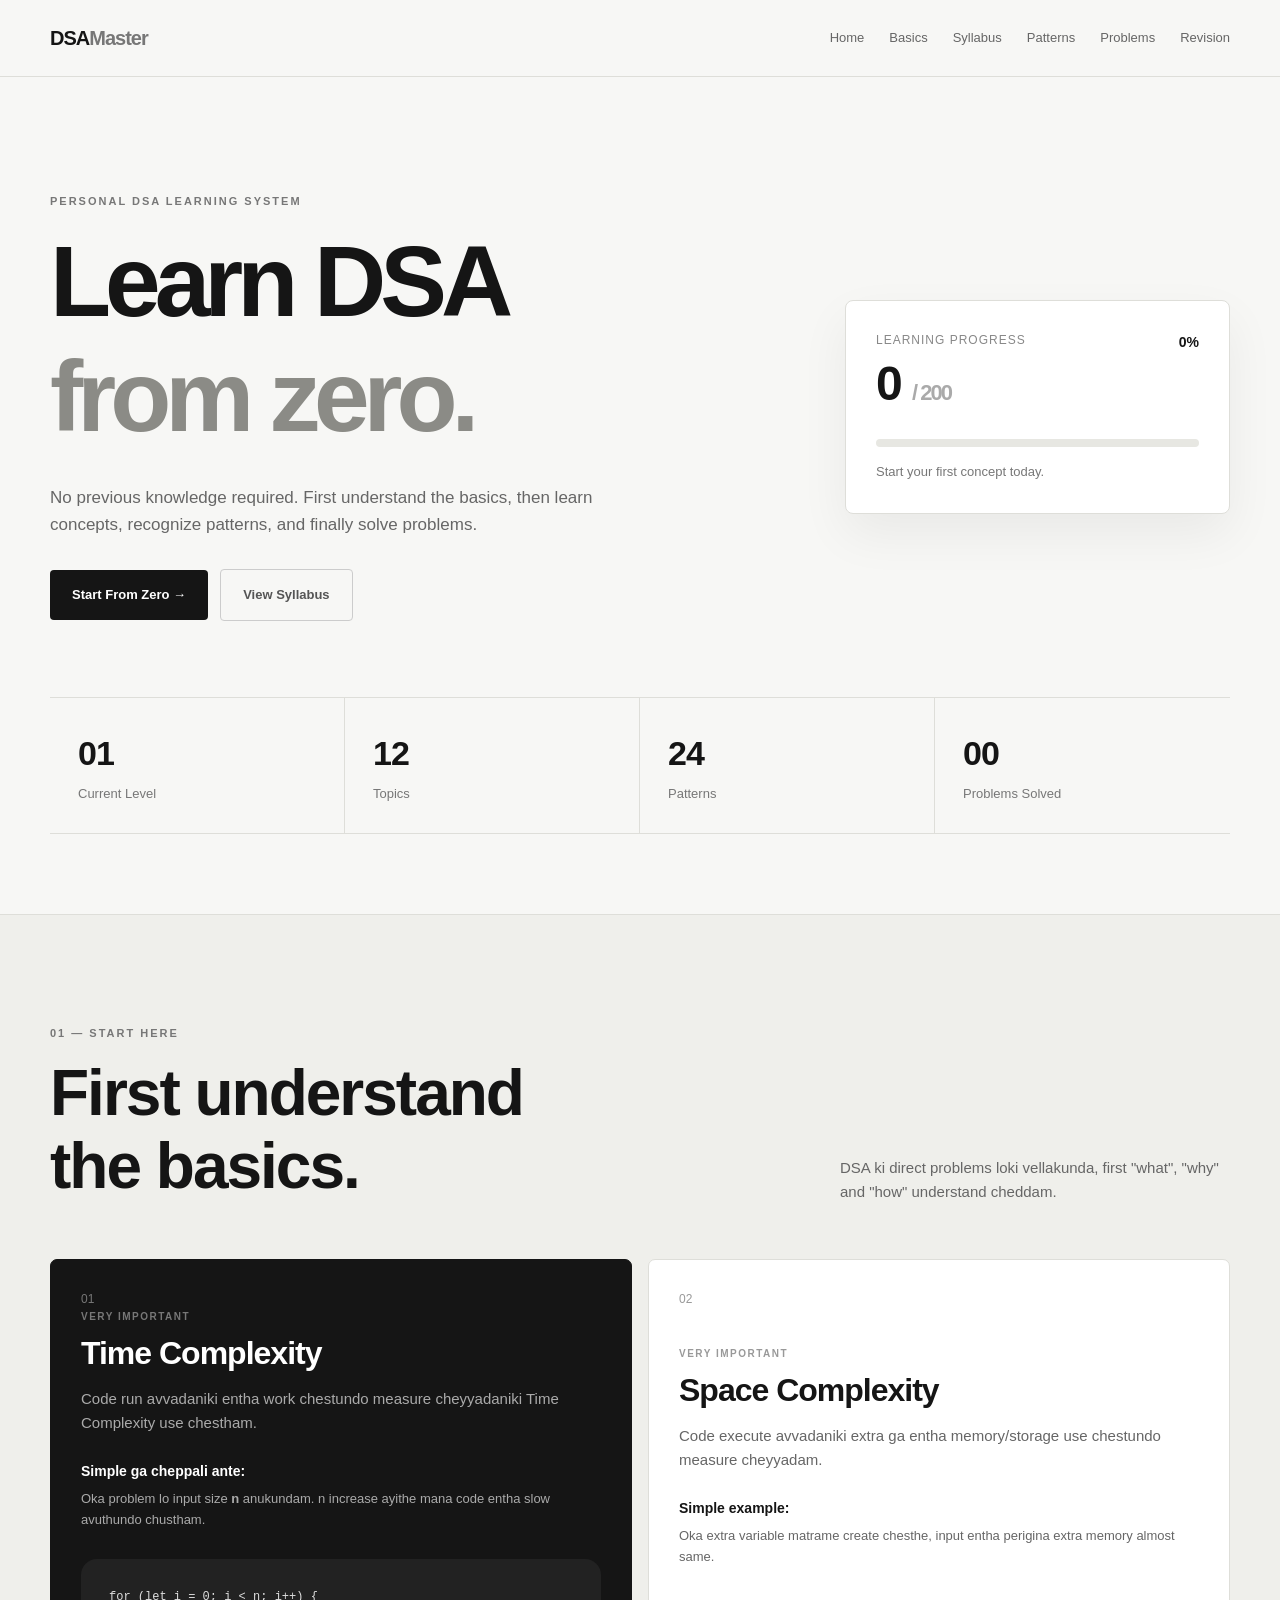
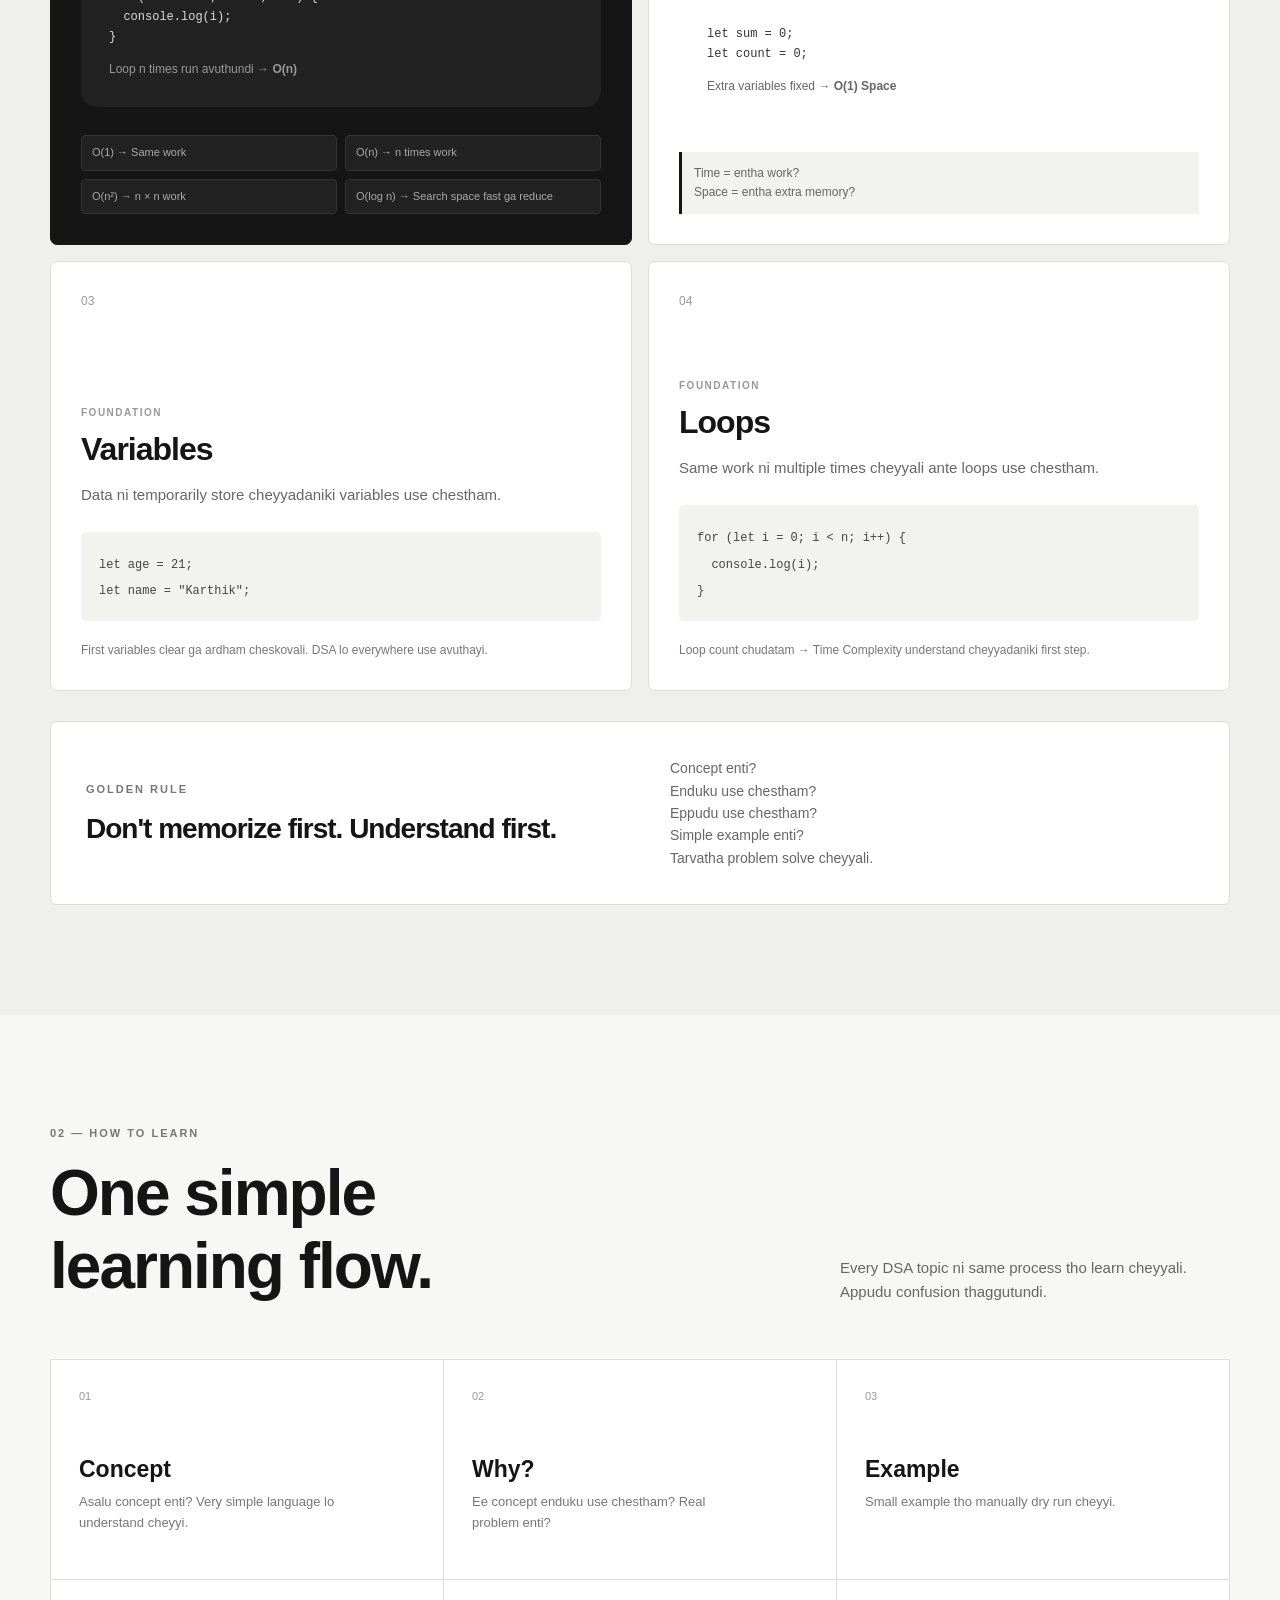
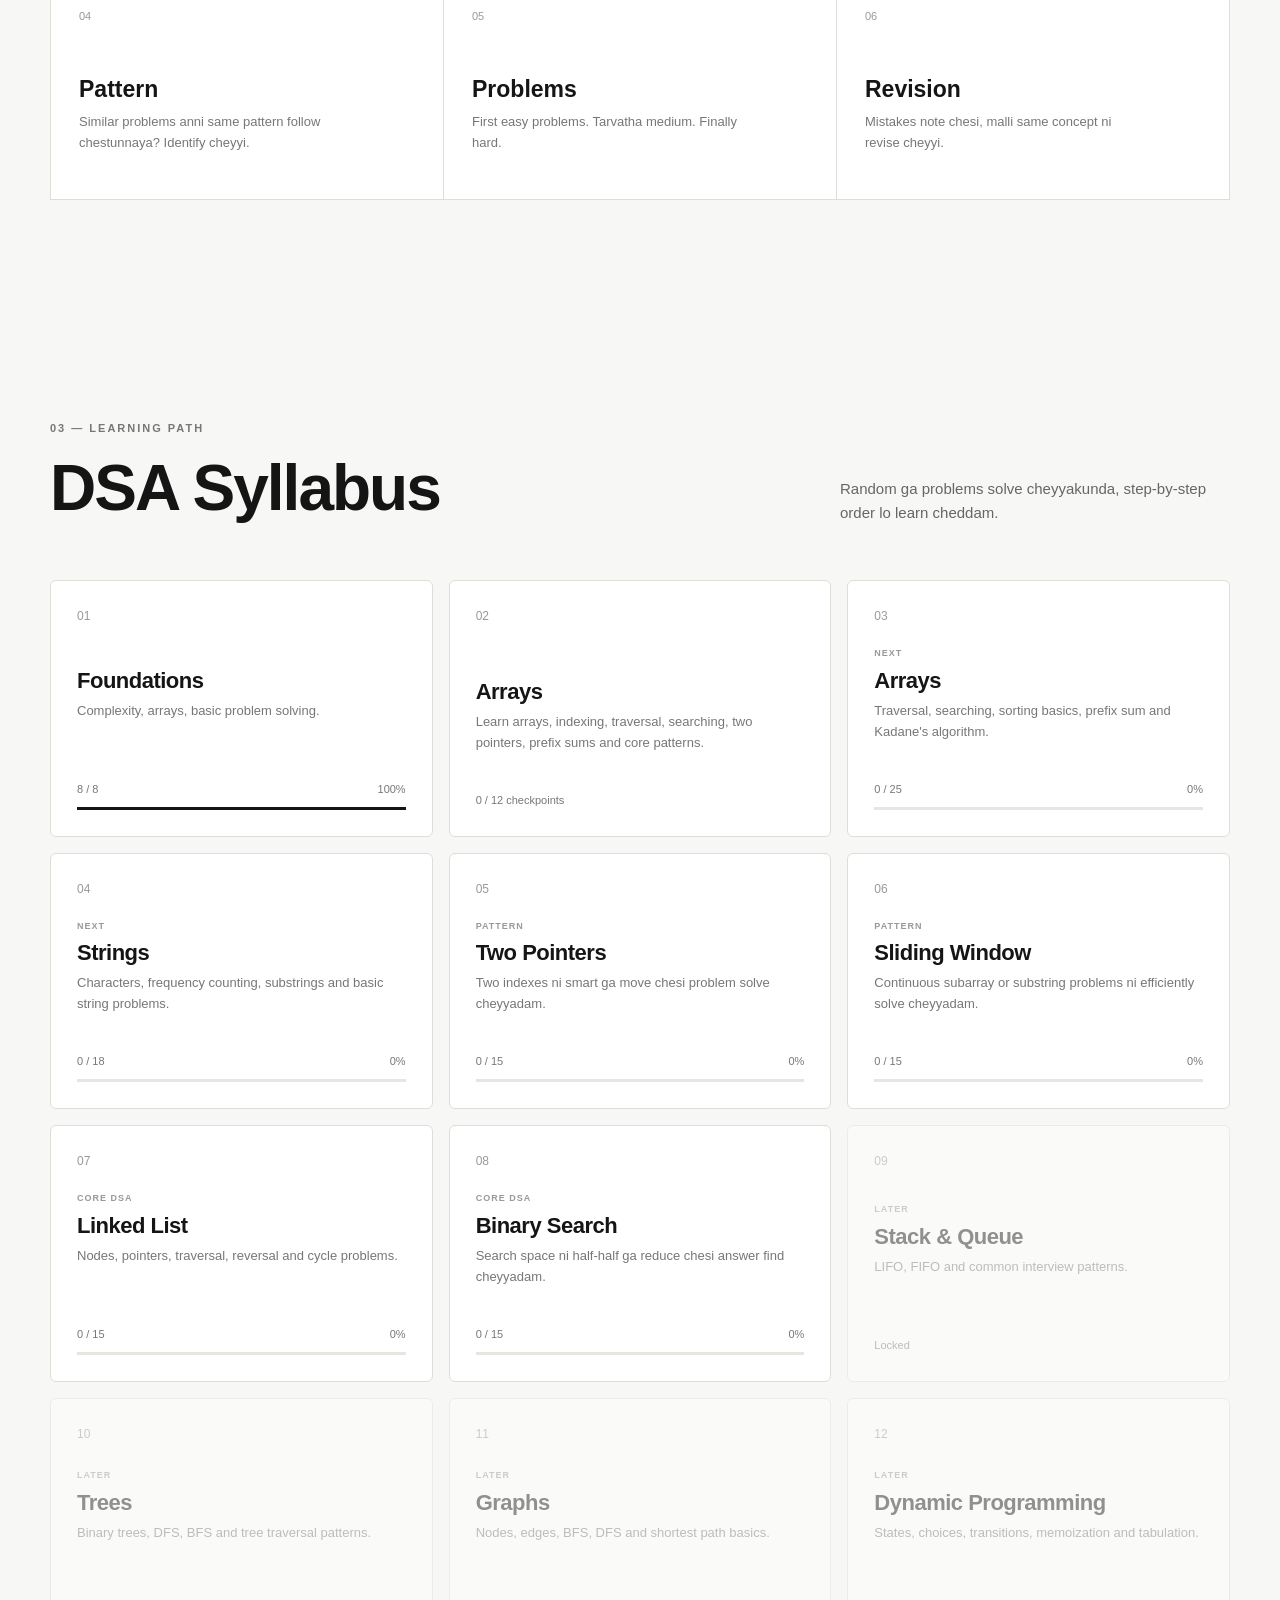
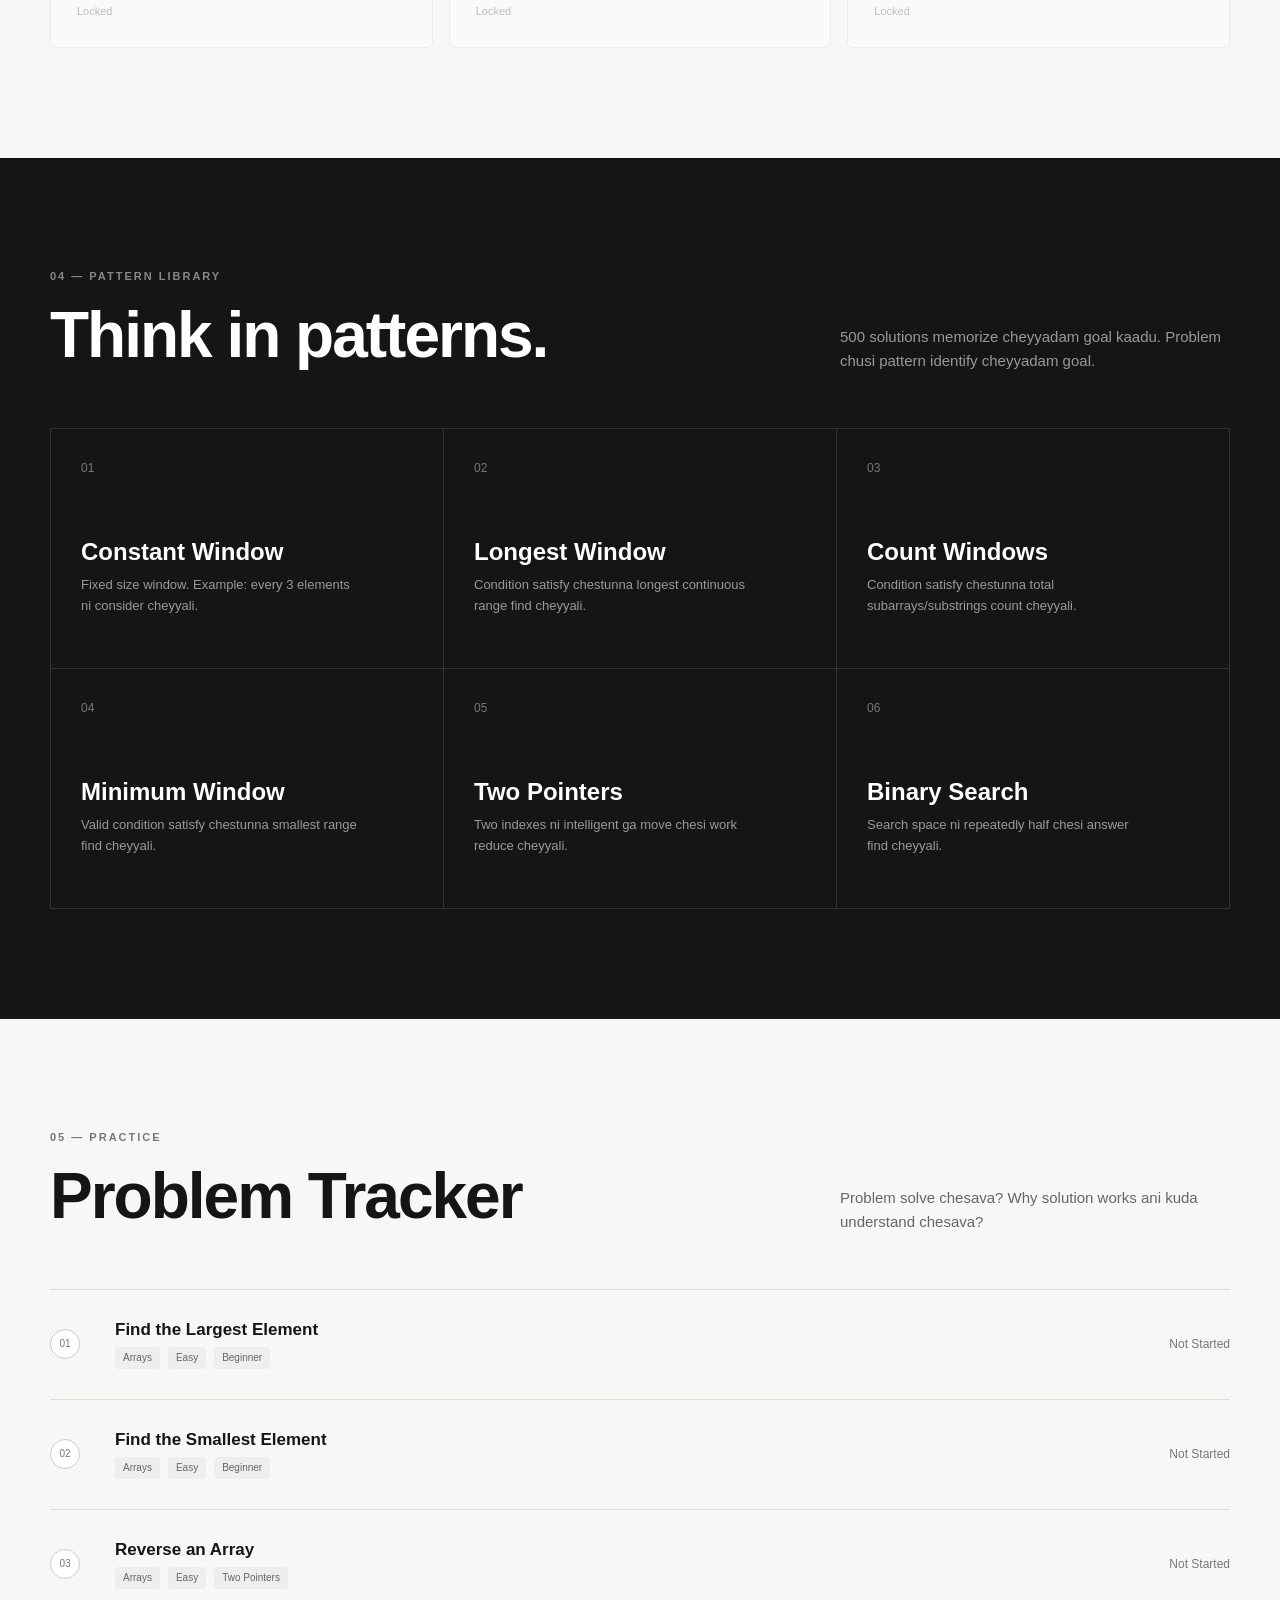
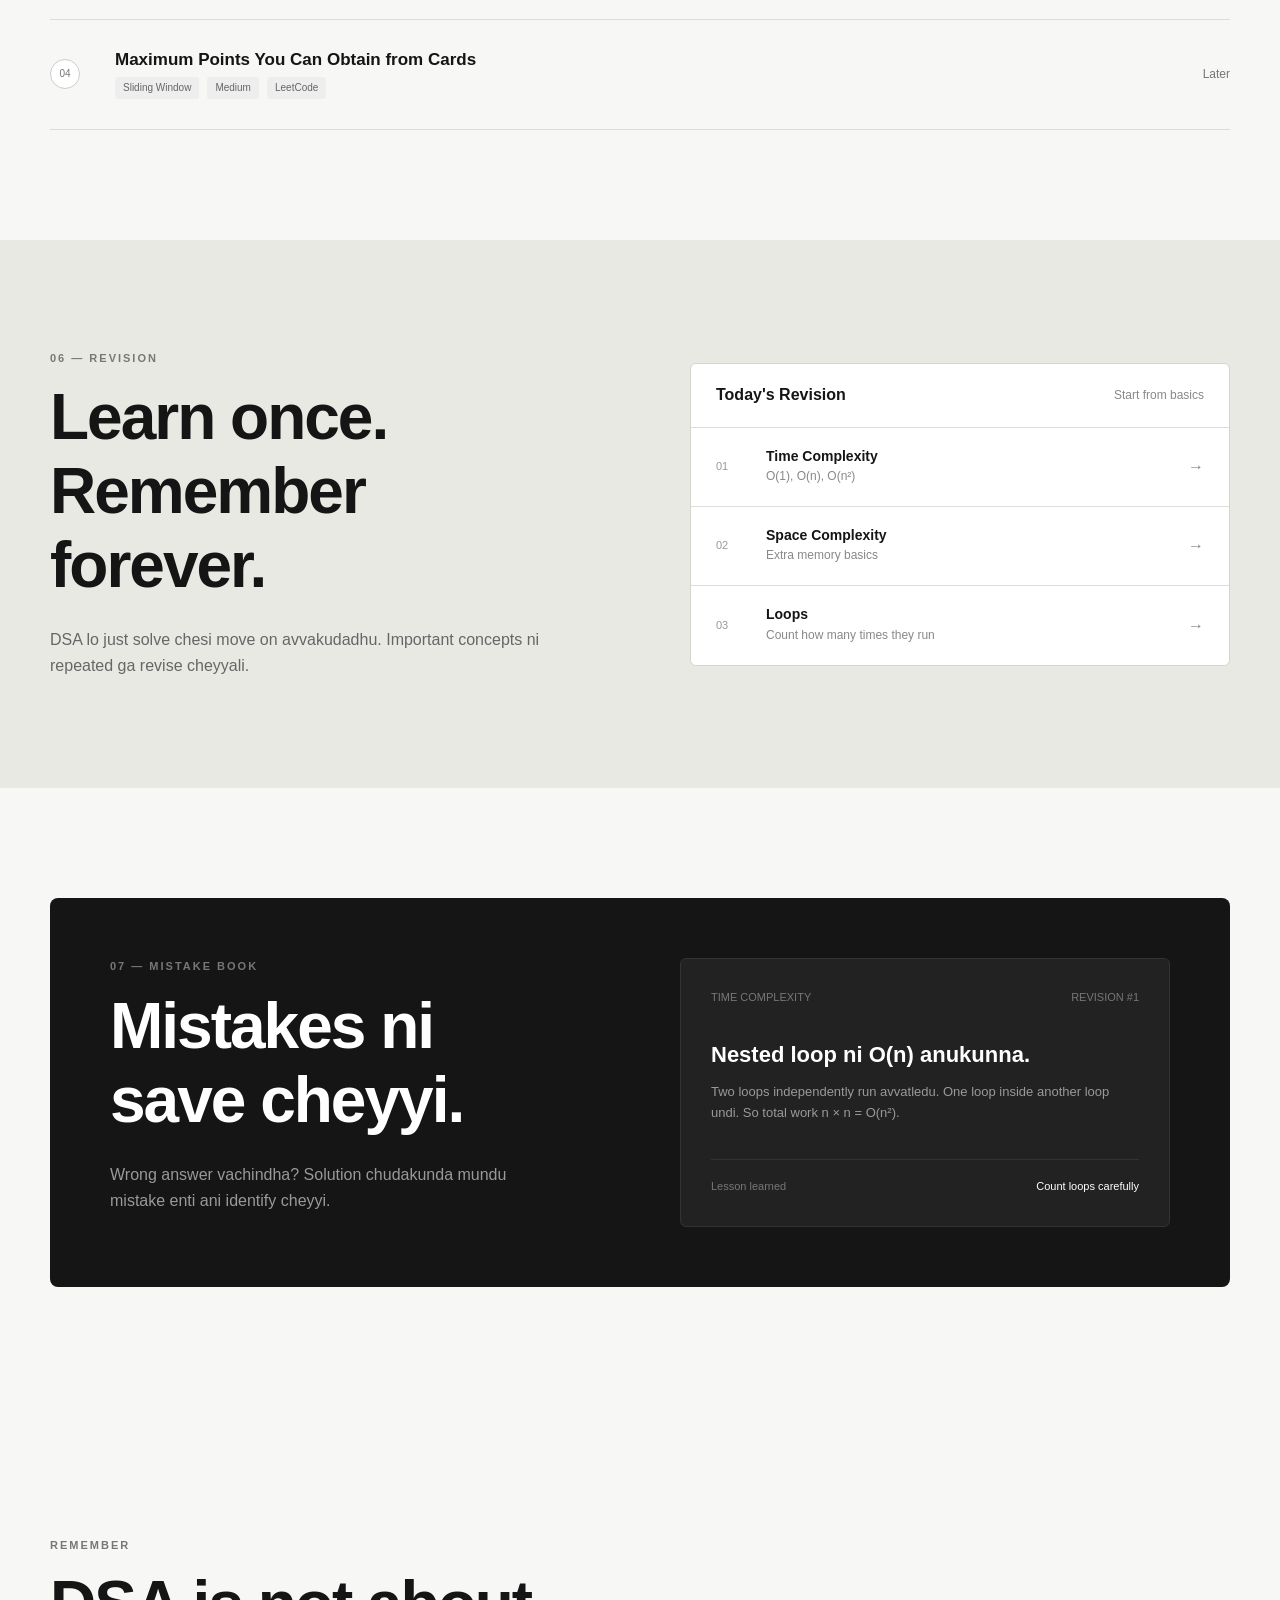
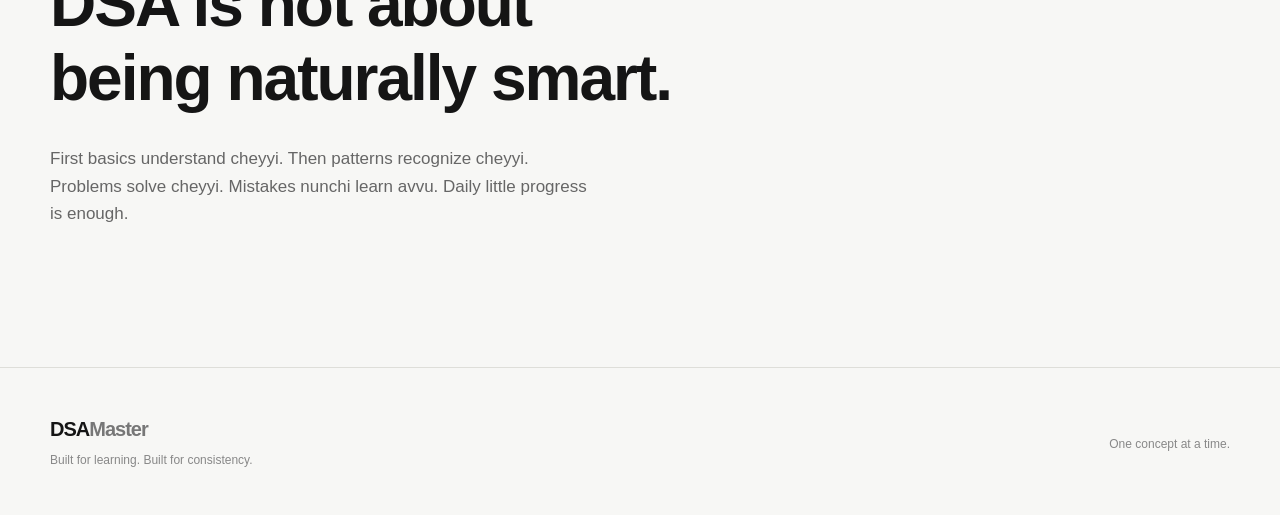
<file: index.html>
<!doctype html>
<html lang="en">
  <head>
    <meta charset="UTF-8" />
    <meta name="viewport" content="width=device-width, initial-scale=1.0" />

    <title>DSA Master</title>

    <link rel="stylesheet" href="style.css" />
  </head>

  <body>
    <!-- ================= HEADER ================= -->

    <header class="header">
      <div class="container header-content">
        <a href="#" class="logo"> DSA<span>Master</span> </a>

        <nav class="nav">
          <a href="#dashboard">Home</a>
          <a href="#basics">Basics</a>
          <a href="syllabus.html">Syllabus</a>
          <a href="#patterns">Patterns</a>
          <a href="#problems">Problems</a>
          <a href="#revision">Revision</a>
        </nav>
      </div>
    </header>

    <!-- ================= MAIN ================= -->

    <main>
      <!-- ================= HERO ================= -->

      <section class="hero" id="dashboard">
        <div class="container">
          <div class="hero-content">
            <div class="hero-text">
              <p class="eyebrow">PERSONAL DSA LEARNING SYSTEM</p>

              <h1>
                Learn DSA
                <br />
                <span>from zero.</span>
              </h1>

              <p class="hero-description">
                No previous knowledge required. First understand the basics,
                then learn concepts, recognize patterns, and finally solve
                problems.
              </p>

              <div class="hero-actions">
                <a href="#basics" class="primary-button"> Start From Zero → </a>

                <a href="#syllabus" class="secondary-button"> View Syllabus </a>
              </div>
            </div>

            <div class="progress-card">
              <div class="progress-card-header">
                <div>
                  <p class="card-label">Learning Progress</p>

                  <h2>0 <span>/ 200</span></h2>
                </div>

                <div class="progress-percent">0%</div>
              </div>

              <div class="progress-bar">
                <div class="progress-fill"></div>
              </div>

              <p class="progress-text">Start your first concept today.</p>
            </div>
          </div>

          <!-- ================= STATS ================= -->

          <div class="stats">
            <div class="stat-card">
              <p class="stat-number">01</p>
              <p class="stat-label">Current Level</p>
            </div>

            <div class="stat-card">
              <p class="stat-number">12</p>
              <p class="stat-label">Topics</p>
            </div>

            <div class="stat-card">
              <p class="stat-number">24</p>
              <p class="stat-label">Patterns</p>
            </div>

            <div class="stat-card">
              <p class="stat-number">00</p>
              <p class="stat-label">Problems Solved</p>
            </div>
          </div>
        </div>
      </section>

      <!-- ================= BASICS ================= -->

      <section class="section basics-section" id="basics">
        <div class="container">
          <div class="section-heading">
            <div>
              <p class="eyebrow">01 — START HERE</p>

              <h2>
                First understand<br />
                the basics.
              </h2>
            </div>

            <p>
              DSA ki direct problems loki vellakunda, first "what", "why" and
              "how" understand cheddam.
            </p>
          </div>

          <div class="basics-grid">
            <!-- TIME COMPLEXITY -->

            <a href="Timecomplexity.html" class="concept-card featured">
              <div class="concept-number">01</div>

              <div class="concept-content">
                <p class="concept-label">VERY IMPORTANT</p>

                <h3>Time Complexity</h3>

                <p class="concept-simple">
                  Code run avvadaniki entha work chestundo measure cheyyadaniki
                  Time Complexity use chestham.
                </p>

                <div class="explanation">
                  <h4>Simple ga cheppali ante:</h4>

                  <p>
                    Oka problem lo input size
                    <strong>n</strong> anukundam. n increase ayithe mana code
                    entha slow avuthundo chustham.
                  </p>

                  <div class="example-box">
                    <code>
                      for (let i = 0; i &lt; n; i++) {
                      <br />
                      &nbsp;&nbsp;console.log(i);
                      <br />
                      }
                    </code>

                    <p>
                      Loop n times run avuthundi →
                      <strong>O(n)</strong>
                    </p>
                  </div>

                  <div class="complexity-list">
                    <span> O(1) → Same work </span>

                    <span> O(n) → n times work </span>

                    <span> O(n²) → n × n work </span>

                    <span> O(log n) → Search space fast ga reduce </span>
                  </div>
                </div>
              </div>
            </a>

            <!-- SPACE COMPLEXITY -->

            <article class="concept-card">
              <div class="concept-number">02</div>

              <div class="concept-content">
                <p class="concept-label">VERY IMPORTANT</p>

                <h3>Space Complexity</h3>

                <p class="concept-simple">
                  Code execute avvadaniki extra ga entha memory/storage use
                  chestundo measure cheyyadam.
                </p>

                <div class="explanation">
                  <h4>Simple example:</h4>

                  <p>
                    Oka extra variable matrame create chesthe, input entha
                    perigina extra memory almost same.
                  </p>

                  <div class="example-box">
                    <code>
                      let sum = 0;
                      <br />
                      let count = 0;
                    </code>

                    <p>
                      Extra variables fixed →
                      <strong>O(1) Space</strong>
                    </p>
                  </div>

                  <p class="small-note">
                    Time = entha work?
                    <br />
                    Space = entha extra memory?
                  </p>
                </div>
              </div>
            </article>

            <!-- VARIABLES -->

            <article class="concept-card">
              <div class="concept-number">03</div>

              <div class="concept-content">
                <p class="concept-label">FOUNDATION</p>

                <h3>Variables</h3>

                <p class="concept-simple">
                  Data ni temporarily store cheyyadaniki variables use chestham.
                </p>

                <div class="mini-example">
                  <code>
                    let age = 21;
                    <br />
                    let name = "Karthik";
                  </code>
                </div>

                <p class="concept-tip">
                  First variables clear ga ardham cheskovali. DSA lo everywhere
                  use avuthayi.
                </p>
              </div>
            </article>

            <!-- LOOPS -->

            <article class="concept-card">
              <div class="concept-number">04</div>

              <div class="concept-content">
                <p class="concept-label">FOUNDATION</p>

                <h3>Loops</h3>

                <p class="concept-simple">
                  Same work ni multiple times cheyyali ante loops use chestham.
                </p>

                <div class="mini-example">
                  <code>
                    for (let i = 0; i &lt; n; i++) {
                    <br />
                    &nbsp;&nbsp;console.log(i);
                    <br />
                    }
                  </code>
                </div>

                <p class="concept-tip">
                  Loop count chudatam → Time Complexity understand cheyyadaniki
                  first step.
                </p>
              </div>
            </article>
          </div>

          <!-- ================= LEARNING RULE ================= -->

          <div class="learning-rule">
            <div>
              <p class="eyebrow">GOLDEN RULE</p>

              <h3>Don't memorize first. Understand first.</h3>
            </div>

            <p>
              Concept enti?
              <br />
              Enduku use chestham?
              <br />
              Eppudu use chestham?
              <br />
              Simple example enti?
              <br />
              Tarvatha problem solve cheyyali.
            </p>
          </div>
        </div>
      </section>

      <!-- ================= DSA FLOW ================= -->

      <section class="section flow-section">
        <div class="container">
          <div class="section-heading">
            <div>
              <p class="eyebrow">02 — HOW TO LEARN</p>

              <h2>
                One simple<br />
                learning flow.
              </h2>
            </div>

            <p>
              Every DSA topic ni same process tho learn cheyyali. Appudu
              confusion thaggutundi.
            </p>
          </div>

          <div class="flow-grid">
            <article class="flow-card">
              <span>01</span>

              <h3>Concept</h3>

              <p>
                Asalu concept enti? Very simple language lo understand cheyyi.
              </p>
            </article>

            <article class="flow-card">
              <span>02</span>

              <h3>Why?</h3>

              <p>Ee concept enduku use chestham? Real problem enti?</p>
            </article>

            <article class="flow-card">
              <span>03</span>

              <h3>Example</h3>

              <p>Small example tho manually dry run cheyyi.</p>
            </article>

            <article class="flow-card">
              <span>04</span>

              <h3>Pattern</h3>

              <p>
                Similar problems anni same pattern follow chestunnaya? Identify
                cheyyi.
              </p>
            </article>

            <article class="flow-card">
              <span>05</span>

              <h3>Problems</h3>

              <p>First easy problems. Tarvatha medium. Finally hard.</p>
            </article>

            <article class="flow-card">
              <span>06</span>

              <h3>Revision</h3>

              <p>Mistakes note chesi, malli same concept ni revise cheyyi.</p>
            </article>
          </div>
        </div>
      </section>

      <!-- ================= SYLLABUS ================= -->

      <section class="section" id="syllabus">
        <div class="container">
          <div class="section-heading">
            <div>
              <p class="eyebrow">03 — LEARNING PATH</p>

              <h2>DSA Syllabus</h2>
            </div>

            <p>
              Random ga problems solve cheyyakunda, step-by-step order lo learn
              cheddam.
            </p>
          </div>

          <div class="syllabus-grid">
            <a href="foundation.html" class="topic-card completed">
              <div class="topic-number">01</div>

              <div class="topic-content">
                <h3>Foundations</h3>
                <p>Complexity, arrays, basic problem solving.</p>

                <div class="topic-progress">
                  <span>8 / 8</span>
                  <span>100%</span>
                </div>

                <div class="small-progress">
                  <div class="small-progress-fill" style="width: 100%"></div>
                </div>
              </div>
            </a>

            <a
              href="arrays.html"
              class="topic-card"
              aria-label="Open Arrays learning page"
            >
              <div class="topic-number">02</div>

              <div class="topic-content">
                <h3>Arrays</h3>

                <p>
                  Learn arrays, indexing, traversal, searching, two pointers,
                  prefix sums and core patterns.
                </p>

                <div class="topic-progress">
                  <span>0 / 12 checkpoints</span>

                  <div class="small-progress">
                    <span style="width: 0%"></span>
                  </div>
                </div>
              </div>
            </a>

            <article class="topic-card">
              <div class="topic-number">03</div>

              <div class="topic-content">
                <p class="topic-status">NEXT</p>

                <h3>Arrays</h3>

                <p>
                  Traversal, searching, sorting basics, prefix sum and Kadane's
                  algorithm.
                </p>

                <div class="topic-progress">
                  <span>0 / 25</span>
                  <span>0%</span>
                </div>

                <div class="small-progress">
                  <div style="width: 0%"></div>
                </div>
              </div>
            </article>

            <article class="topic-card">
              <div class="topic-number">04</div>

              <div class="topic-content">
                <p class="topic-status">NEXT</p>

                <h3>Strings</h3>

                <p>
                  Characters, frequency counting, substrings and basic string
                  problems.
                </p>

                <div class="topic-progress">
                  <span>0 / 18</span>
                  <span>0%</span>
                </div>

                <div class="small-progress">
                  <div style="width: 0%"></div>
                </div>
              </div>
            </article>

            <article class="topic-card">
              <div class="topic-number">05</div>

              <div class="topic-content">
                <p class="topic-status">PATTERN</p>

                <h3>Two Pointers</h3>

                <p>
                  Two indexes ni smart ga move chesi problem solve cheyyadam.
                </p>

                <div class="topic-progress">
                  <span>0 / 15</span>
                  <span>0%</span>
                </div>

                <div class="small-progress">
                  <div style="width: 0%"></div>
                </div>
              </div>
            </article>

            <article class="topic-card">
              <div class="topic-number">06</div>

              <div class="topic-content">
                <p class="topic-status">PATTERN</p>

                <h3>Sliding Window</h3>

                <p>
                  Continuous subarray or substring problems ni efficiently solve
                  cheyyadam.
                </p>

                <div class="topic-progress">
                  <span>0 / 15</span>
                  <span>0%</span>
                </div>

                <div class="small-progress">
                  <div style="width: 0%"></div>
                </div>
              </div>
            </article>

            <article class="topic-card">
              <div class="topic-number">07</div>

              <div class="topic-content">
                <p class="topic-status">CORE DSA</p>

                <h3>Linked List</h3>

                <p>Nodes, pointers, traversal, reversal and cycle problems.</p>

                <div class="topic-progress">
                  <span>0 / 15</span>
                  <span>0%</span>
                </div>

                <div class="small-progress">
                  <div style="width: 0%"></div>
                </div>
              </div>
            </article>

            <article class="topic-card">
              <div class="topic-number">08</div>

              <div class="topic-content">
                <p class="topic-status">CORE DSA</p>

                <h3>Binary Search</h3>

                <p>
                  Search space ni half-half ga reduce chesi answer find
                  cheyyadam.
                </p>

                <div class="topic-progress">
                  <span>0 / 15</span>
                  <span>0%</span>
                </div>

                <div class="small-progress">
                  <div style="width: 0%"></div>
                </div>
              </div>
            </article>

            <article class="topic-card locked">
              <div class="topic-number">09</div>

              <div class="topic-content">
                <p class="topic-status">LATER</p>

                <h3>Stack & Queue</h3>

                <p>LIFO, FIFO and common interview patterns.</p>

                <div class="topic-progress">
                  <span>Locked</span>
                </div>
              </div>
            </article>

            <article class="topic-card locked">
              <div class="topic-number">10</div>

              <div class="topic-content">
                <p class="topic-status">LATER</p>

                <h3>Trees</h3>

                <p>Binary trees, DFS, BFS and tree traversal patterns.</p>

                <div class="topic-progress">
                  <span>Locked</span>
                </div>
              </div>
            </article>

            <article class="topic-card locked">
              <div class="topic-number">11</div>

              <div class="topic-content">
                <p class="topic-status">LATER</p>

                <h3>Graphs</h3>

                <p>Nodes, edges, BFS, DFS and shortest path basics.</p>

                <div class="topic-progress">
                  <span>Locked</span>
                </div>
              </div>
            </article>

            <article class="topic-card locked">
              <div class="topic-number">12</div>

              <div class="topic-content">
                <p class="topic-status">LATER</p>

                <h3>Dynamic Programming</h3>

                <p>States, choices, transitions, memoization and tabulation.</p>

                <div class="topic-progress">
                  <span>Locked</span>
                </div>
              </div>
            </article>
          </div>
        </div>
      </section>

      <!-- ================= PATTERNS ================= -->

      <section class="section dark-section" id="patterns">
        <div class="container">
          <div class="section-heading">
            <div>
              <p class="eyebrow">04 — PATTERN LIBRARY</p>

              <h2>Think in patterns.</h2>
            </div>

            <p>
              500 solutions memorize cheyyadam goal kaadu. Problem chusi pattern
              identify cheyyadam goal.
            </p>
          </div>

          <div class="pattern-grid">
            <article class="pattern-card">
              <span>01</span>

              <h3>Constant Window</h3>

              <p>
                Fixed size window. Example: every 3 elements ni consider
                cheyyali.
              </p>
            </article>

            <article class="pattern-card">
              <span>02</span>

              <h3>Longest Window</h3>

              <p>
                Condition satisfy chestunna longest continuous range find
                cheyyali.
              </p>
            </article>

            <article class="pattern-card">
              <span>03</span>

              <h3>Count Windows</h3>

              <p>
                Condition satisfy chestunna total subarrays/substrings count
                cheyyali.
              </p>
            </article>

            <article class="pattern-card">
              <span>04</span>

              <h3>Minimum Window</h3>

              <p>
                Valid condition satisfy chestunna smallest range find cheyyali.
              </p>
            </article>

            <article class="pattern-card">
              <span>05</span>

              <h3>Two Pointers</h3>

              <p>
                Two indexes ni intelligent ga move chesi work reduce cheyyali.
              </p>
            </article>

            <article class="pattern-card">
              <span>06</span>

              <h3>Binary Search</h3>

              <p>Search space ni repeatedly half chesi answer find cheyyali.</p>
            </article>
          </div>
        </div>
      </section>

      <!-- ================= PROBLEMS ================= -->

      <section class="section" id="problems">
        <div class="container">
          <div class="section-heading">
            <div>
              <p class="eyebrow">05 — PRACTICE</p>

              <h2>Problem Tracker</h2>
            </div>

            <p>
              Problem solve chesava? Why solution works ani kuda understand
              chesava?
            </p>
          </div>

          <div class="problem-list">
            <article class="problem-row">
              <div class="problem-status pending">01</div>

              <div class="problem-info">
                <h3>Find the Largest Element</h3>

                <div class="problem-meta">
                  <span>Arrays</span>
                  <span>Easy</span>
                  <span>Beginner</span>
                </div>
              </div>

              <div class="problem-action">Not Started</div>
            </article>

            <article class="problem-row">
              <div class="problem-status pending">02</div>

              <div class="problem-info">
                <h3>Find the Smallest Element</h3>

                <div class="problem-meta">
                  <span>Arrays</span>
                  <span>Easy</span>
                  <span>Beginner</span>
                </div>
              </div>

              <div class="problem-action">Not Started</div>
            </article>

            <article class="problem-row">
              <div class="problem-status pending">03</div>

              <div class="problem-info">
                <h3>Reverse an Array</h3>

                <div class="problem-meta">
                  <span>Arrays</span>
                  <span>Easy</span>
                  <span>Two Pointers</span>
                </div>
              </div>

              <div class="problem-action">Not Started</div>
            </article>

            <article class="problem-row">
              <div class="problem-status pending">04</div>

              <div class="problem-info">
                <h3>Maximum Points You Can Obtain from Cards</h3>

                <div class="problem-meta">
                  <span>Sliding Window</span>
                  <span>Medium</span>
                  <span>LeetCode</span>
                </div>
              </div>

              <div class="problem-action">Later</div>
            </article>
          </div>
        </div>
      </section>

      <!-- ================= REVISION ================= -->

      <section class="section revision-section" id="revision">
        <div class="container">
          <div class="revision-layout">
            <div>
              <p class="eyebrow">06 — REVISION</p>

              <h2>
                Learn once.<br />
                Remember forever.
              </h2>

              <p class="section-description">
                DSA lo just solve chesi move on avvakudadhu. Important concepts
                ni repeated ga revise cheyyali.
              </p>
            </div>

            <div class="revision-card">
              <div class="revision-header">
                <h3>Today's Revision</h3>

                <span> Start from basics </span>
              </div>

              <div class="revision-item">
                <span class="revision-icon"> 01 </span>

                <div>
                  <h4>Time Complexity</h4>

                  <p>O(1), O(n), O(n²)</p>
                </div>

                <span> → </span>
              </div>

              <div class="revision-item">
                <span class="revision-icon"> 02 </span>

                <div>
                  <h4>Space Complexity</h4>

                  <p>Extra memory basics</p>
                </div>

                <span> → </span>
              </div>

              <div class="revision-item">
                <span class="revision-icon"> 03 </span>

                <div>
                  <h4>Loops</h4>

                  <p>Count how many times they run</p>
                </div>

                <span> → </span>
              </div>
            </div>
          </div>
        </div>
      </section>

      <!-- ================= MISTAKE BOOK ================= -->

      <section class="section">
        <div class="container">
          <div class="mistake-box">
            <div>
              <p class="eyebrow">07 — MISTAKE BOOK</p>

              <h2>
                Mistakes ni<br />
                save cheyyi.
              </h2>

              <p>
                Wrong answer vachindha? Solution chudakunda mundu mistake enti
                ani identify cheyyi.
              </p>
            </div>

            <div class="mistake-example">
              <div class="mistake-top">
                <span> Time Complexity </span>

                <span> Revision #1 </span>
              </div>

              <h3>Nested loop ni O(n) anukunna.</h3>

              <p>
                Two loops independently run avvatledu. One loop inside another
                loop undi. So total work n × n = O(n²).
              </p>

              <div class="mistake-footer">
                <span> Lesson learned </span>

                <strong> Count loops carefully </strong>
              </div>
            </div>
          </div>
        </div>
      </section>

      <!-- ================= FINAL MESSAGE ================= -->

      <section class="section final-section">
        <div class="container">
          <p class="eyebrow">REMEMBER</p>

          <h2>
            DSA is not about<br />
            being naturally smart.
          </h2>

          <p class="final-description">
            First basics understand cheyyi. Then patterns recognize cheyyi.
            Problems solve cheyyi. Mistakes nunchi learn avvu. Daily little
            progress is enough.
          </p>
        </div>
      </section>
    </main>

    <!-- ================= FOOTER ================= -->

    <footer class="footer">
      <div class="container footer-content">
        <div>
          <a href="#" class="logo"> DSA<span>Master</span> </a>

          <p>Built for learning. Built for consistency.</p>
        </div>

        <p>One concept at a time.</p>
      </div>
    </footer>
  </body>
</html>
</file>
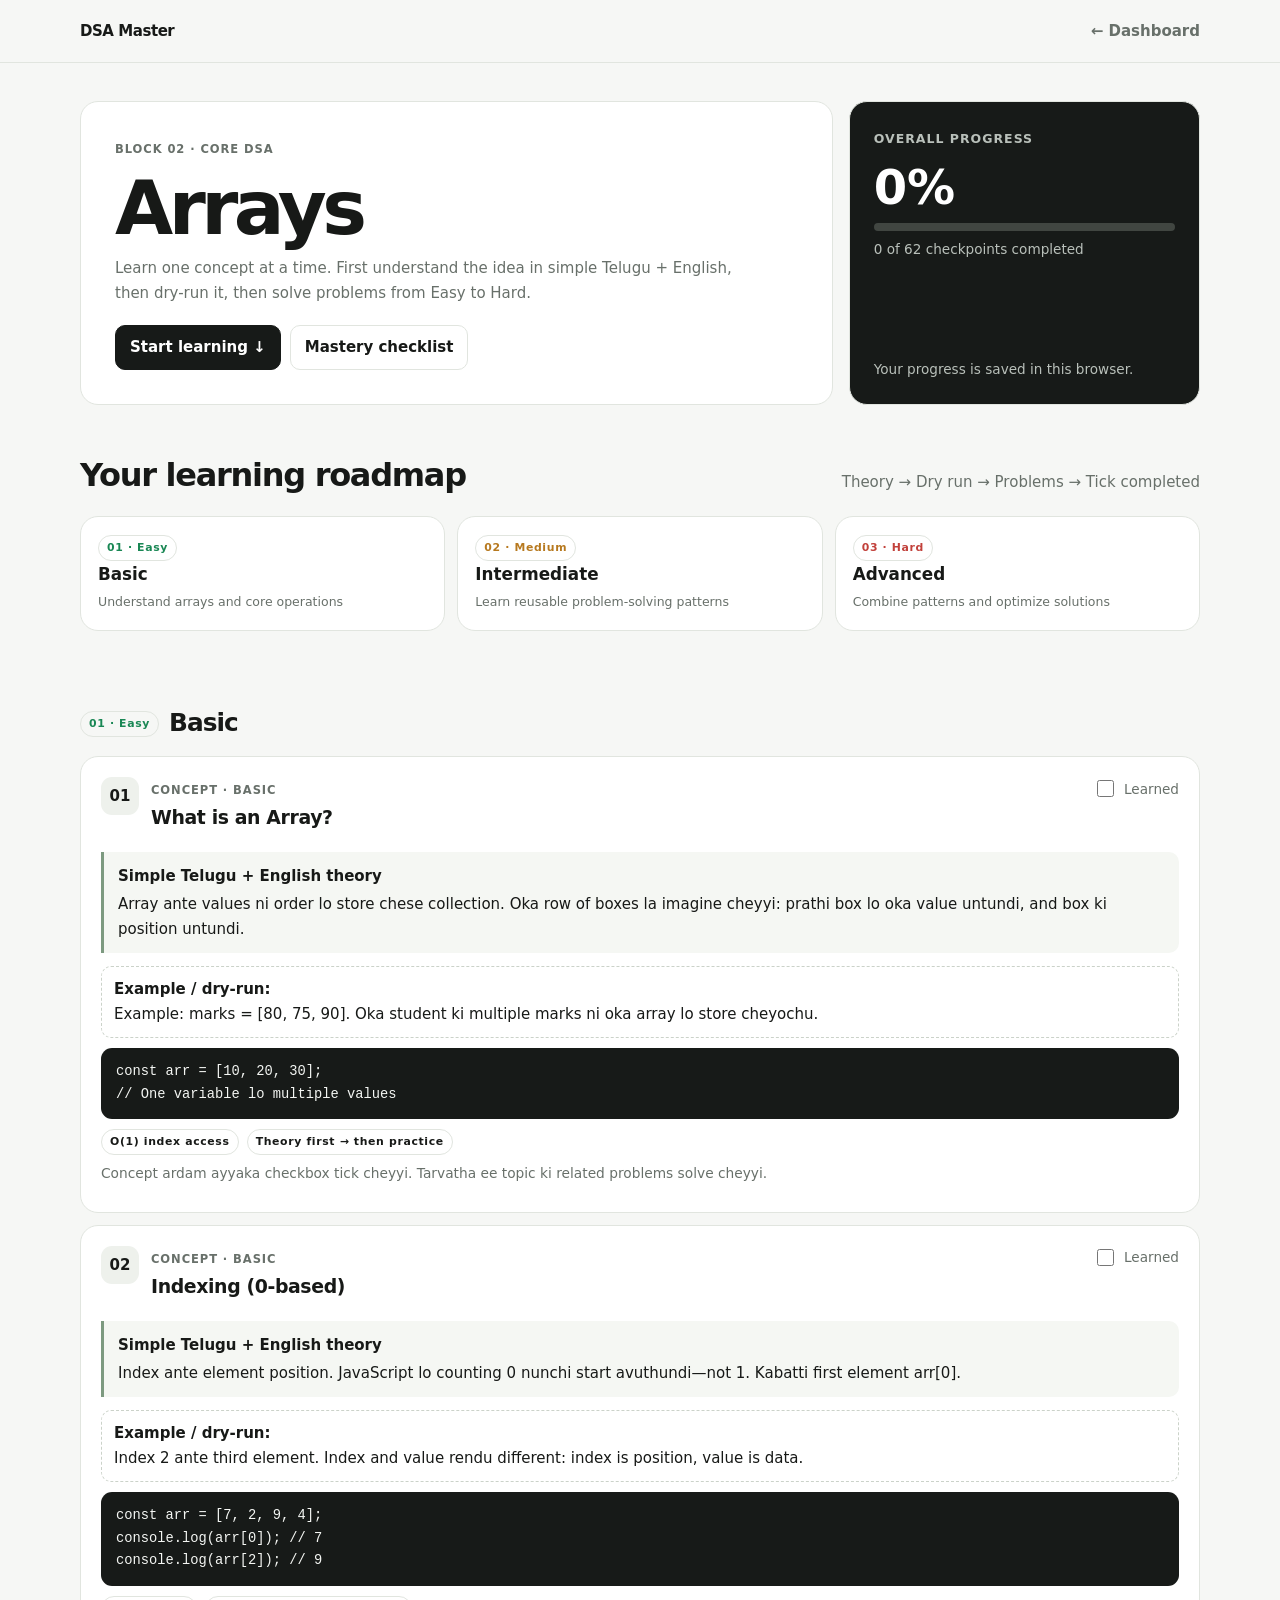
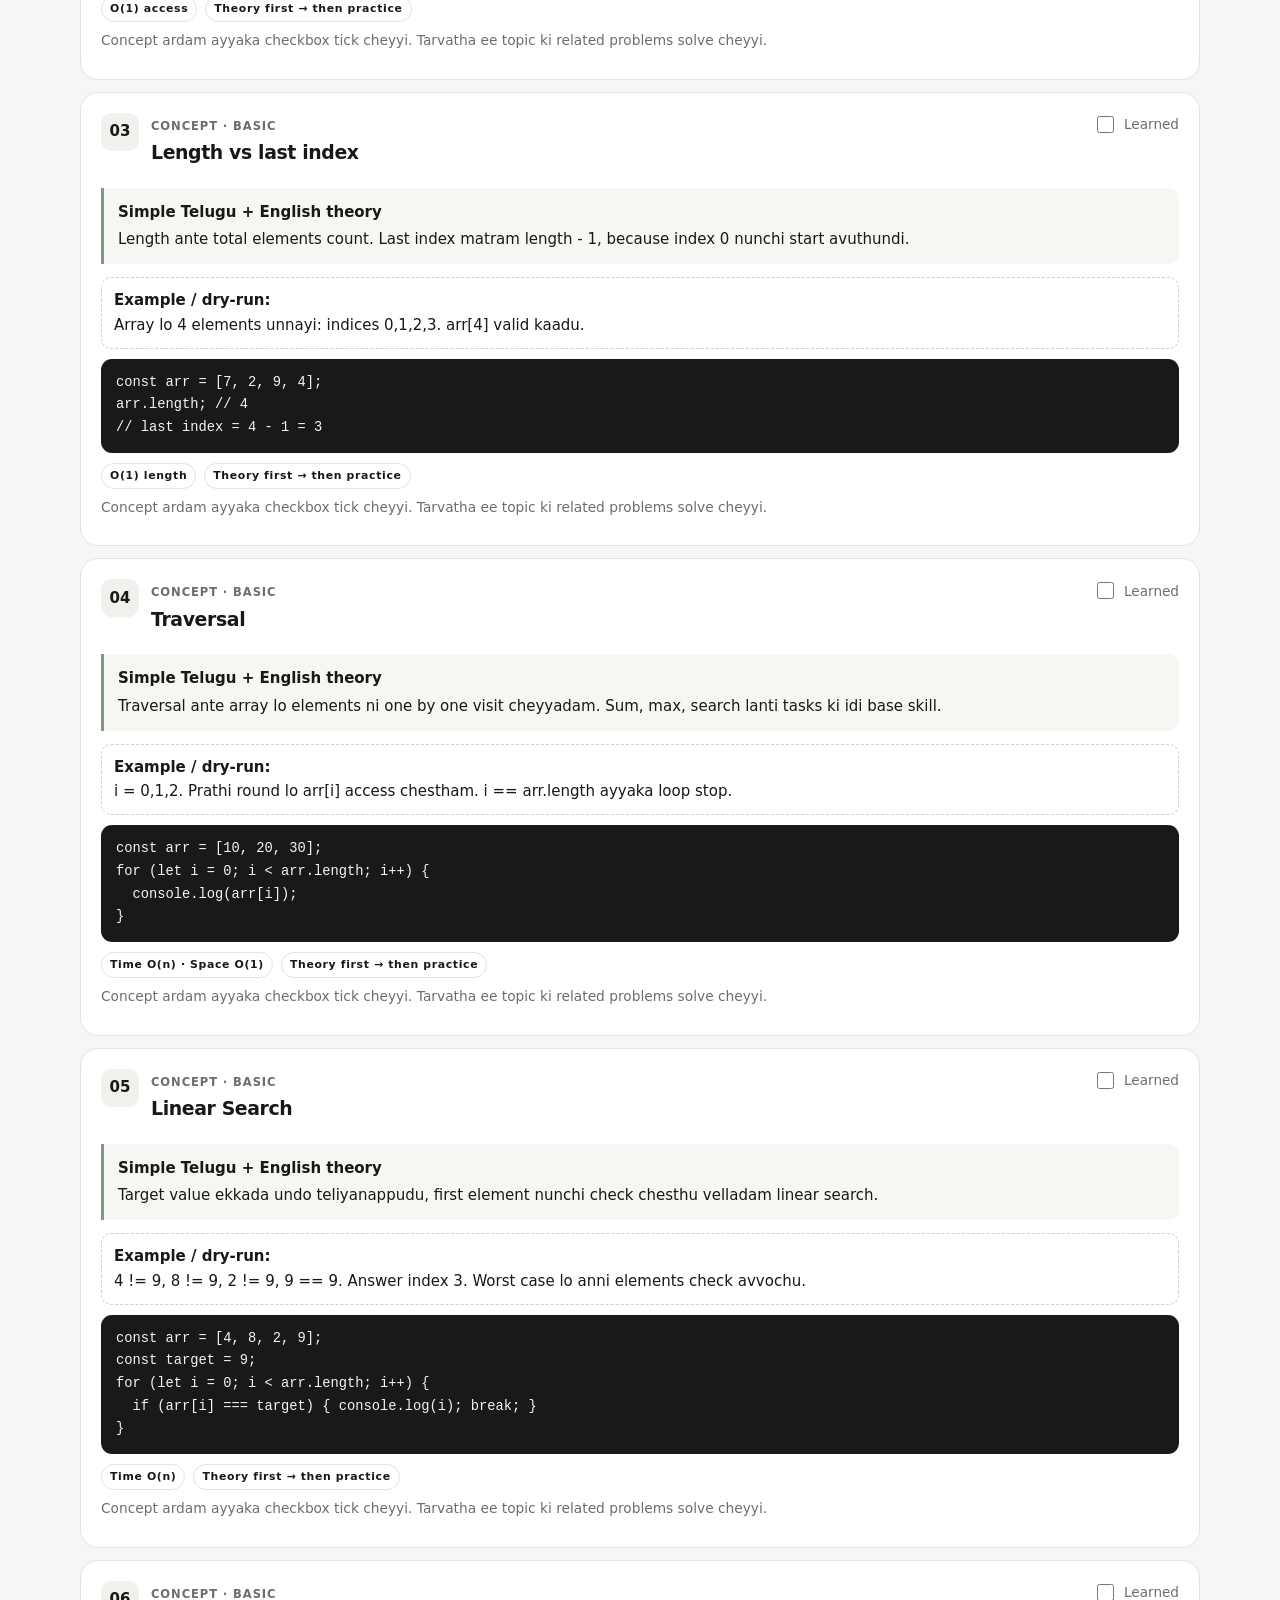
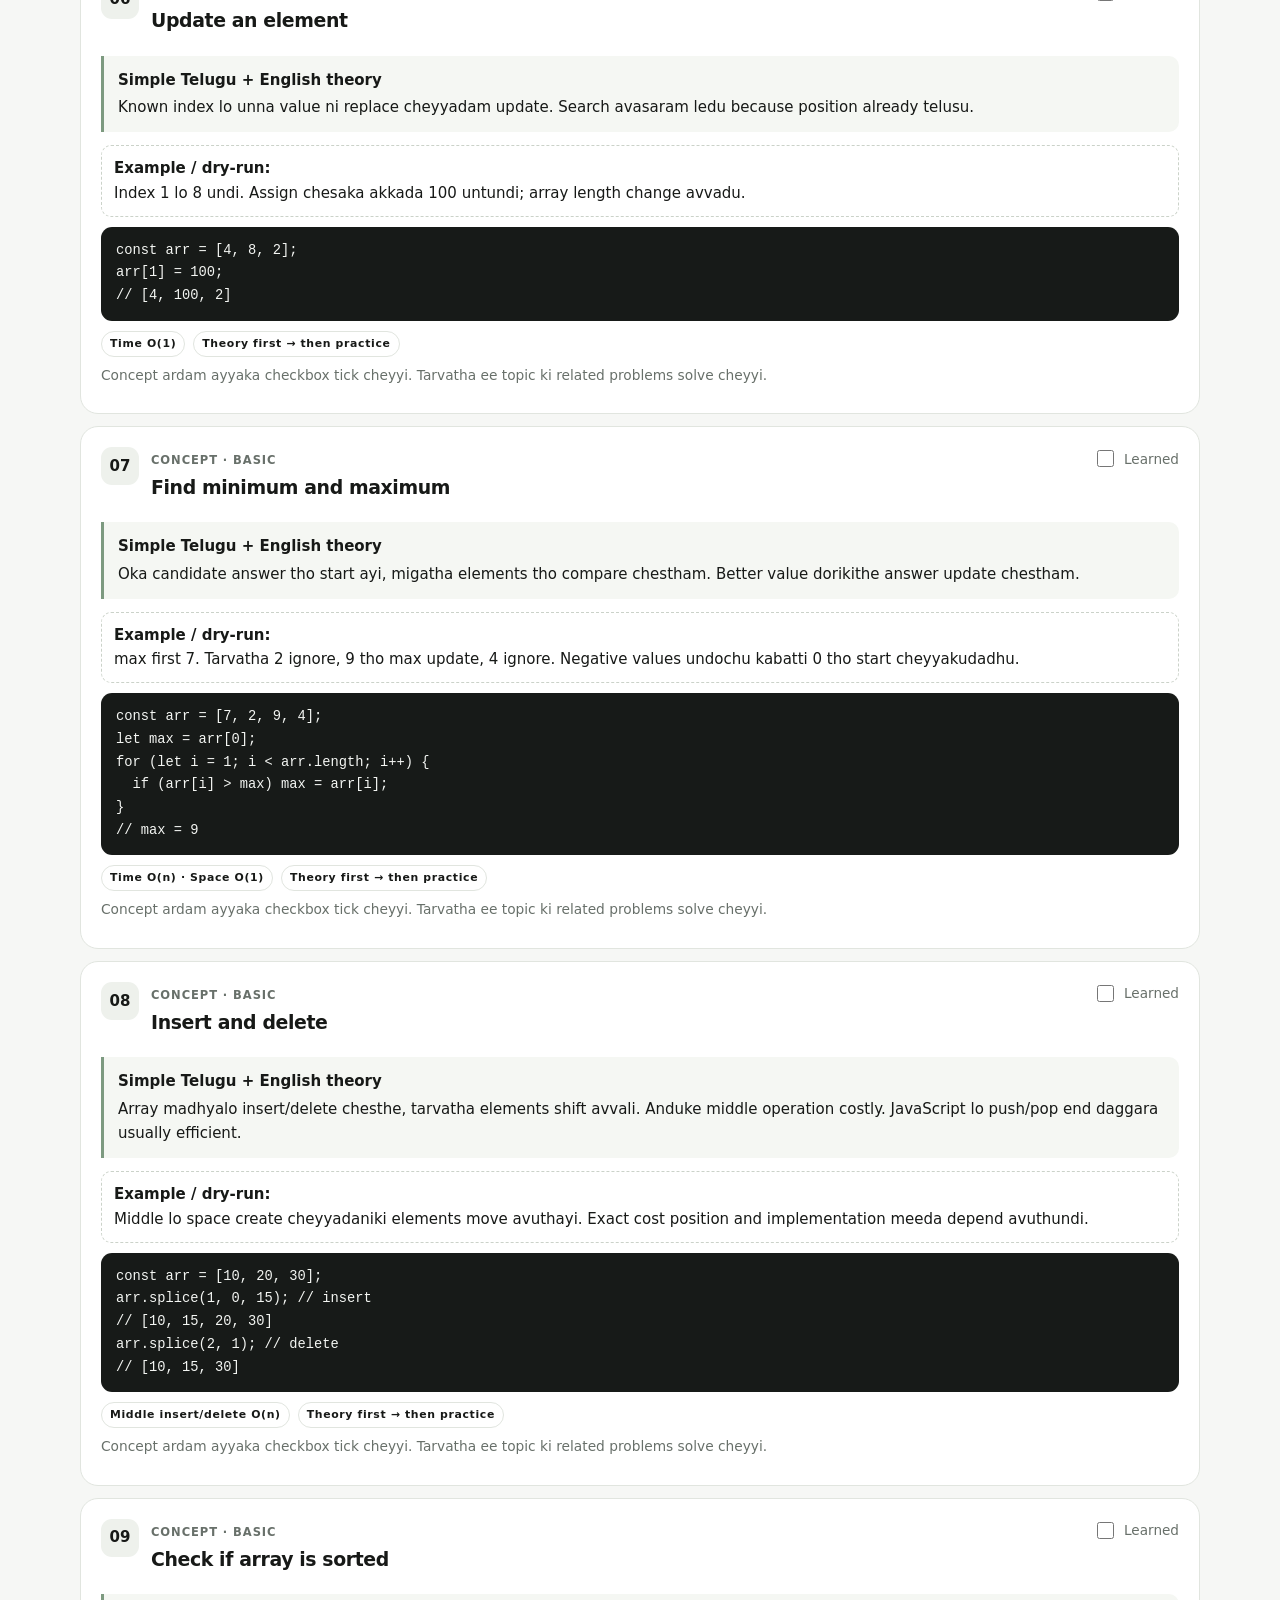
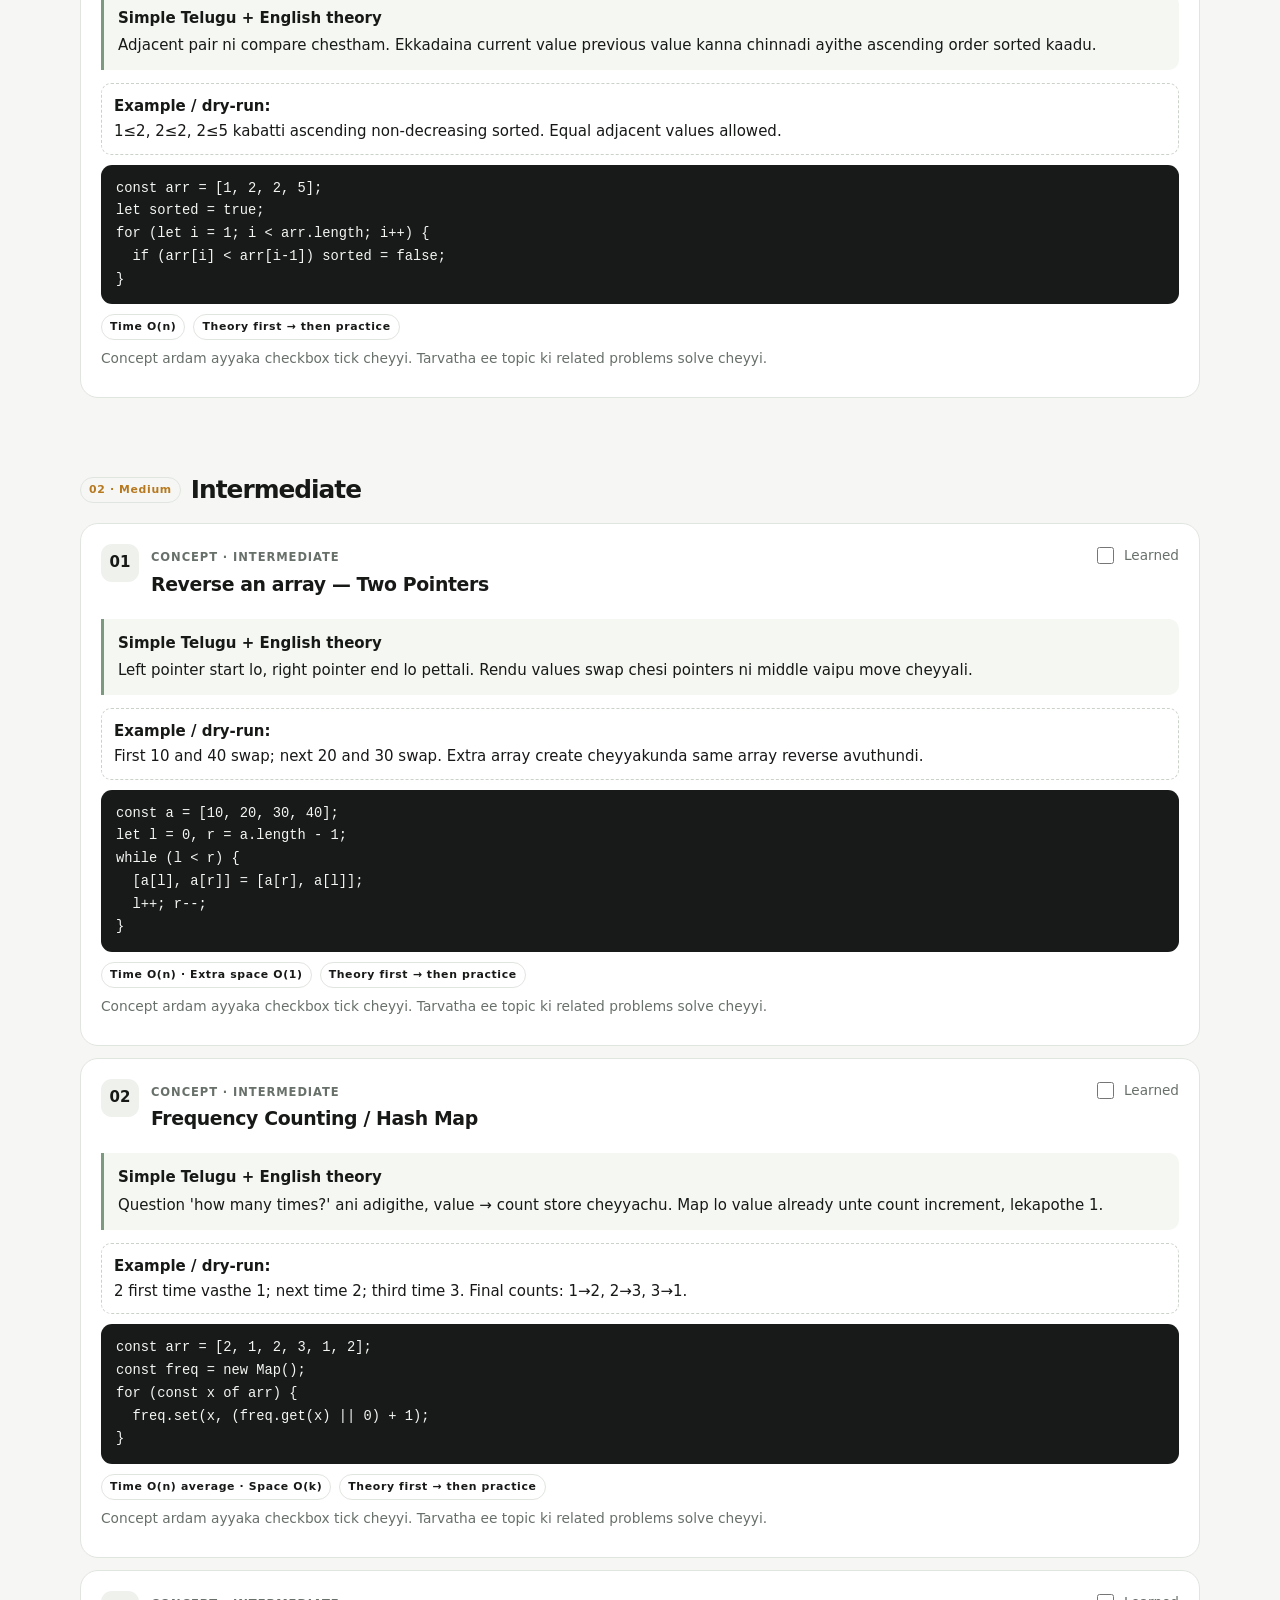
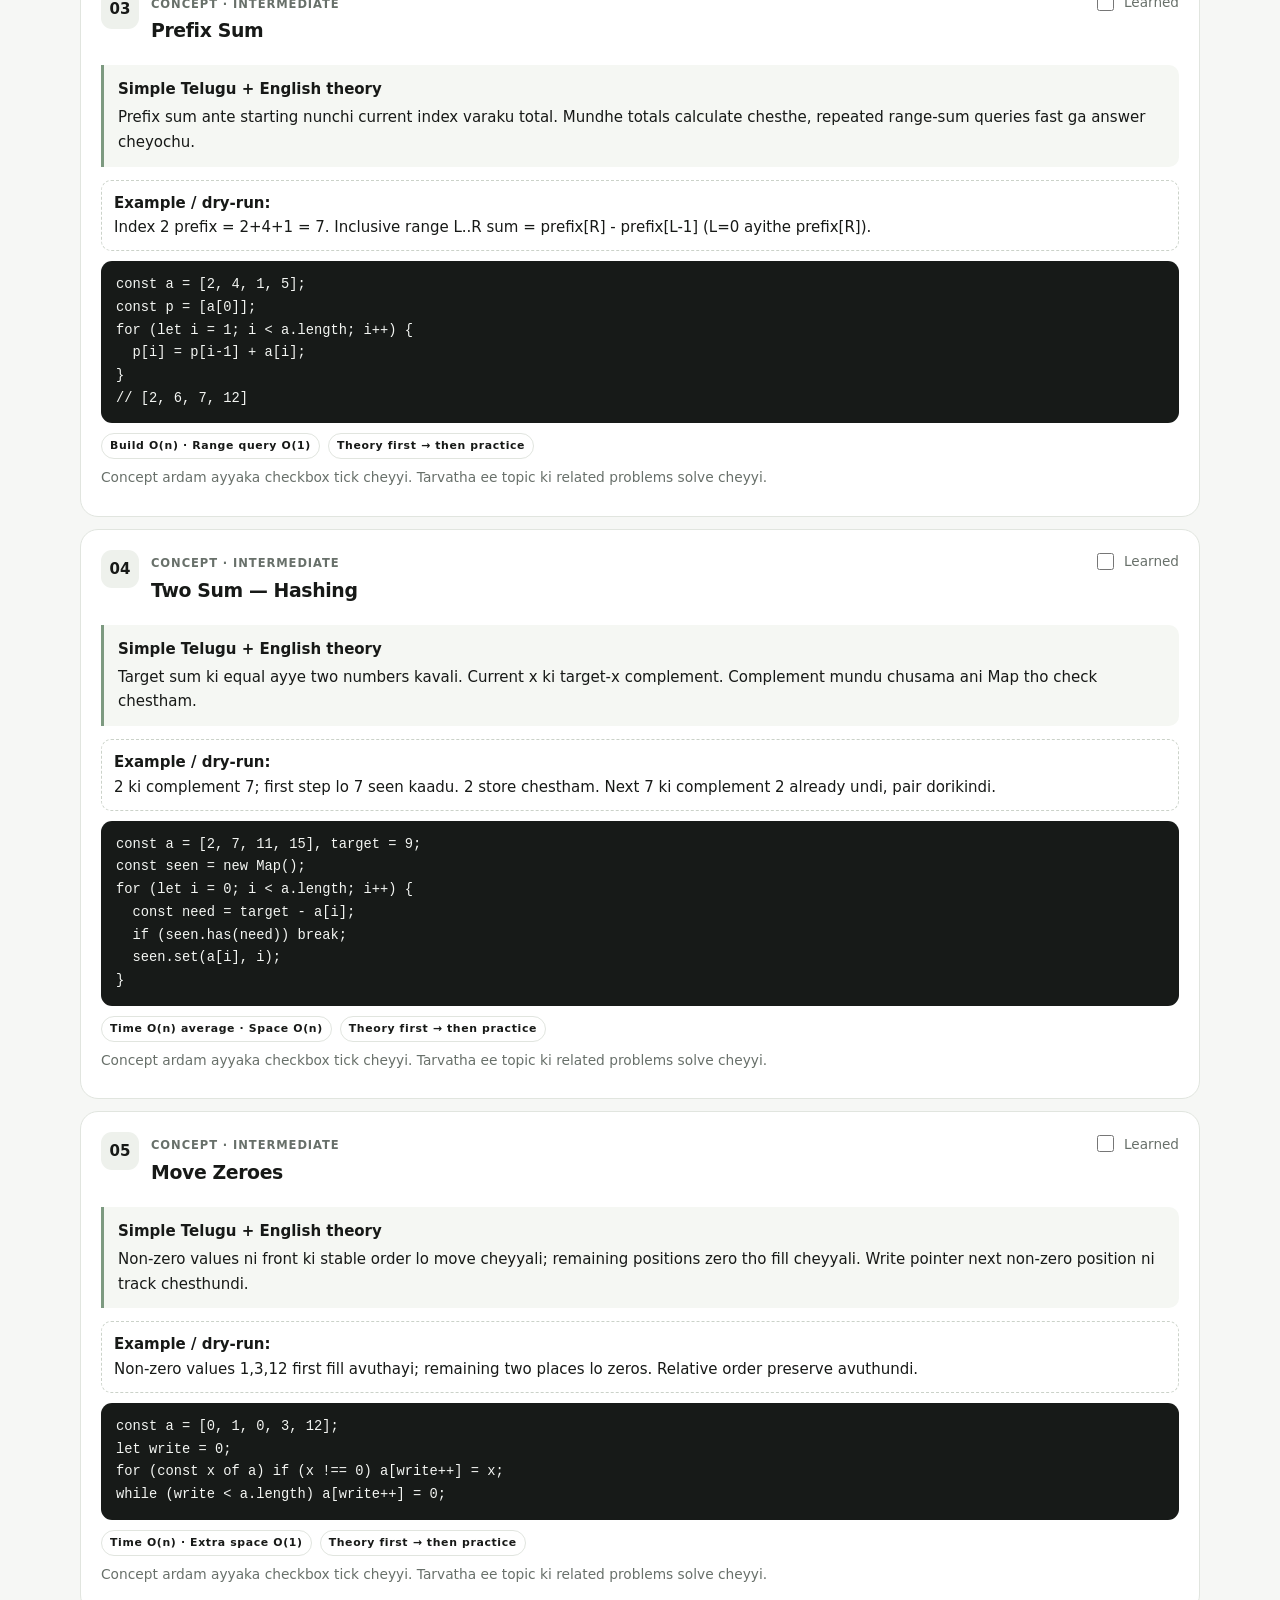
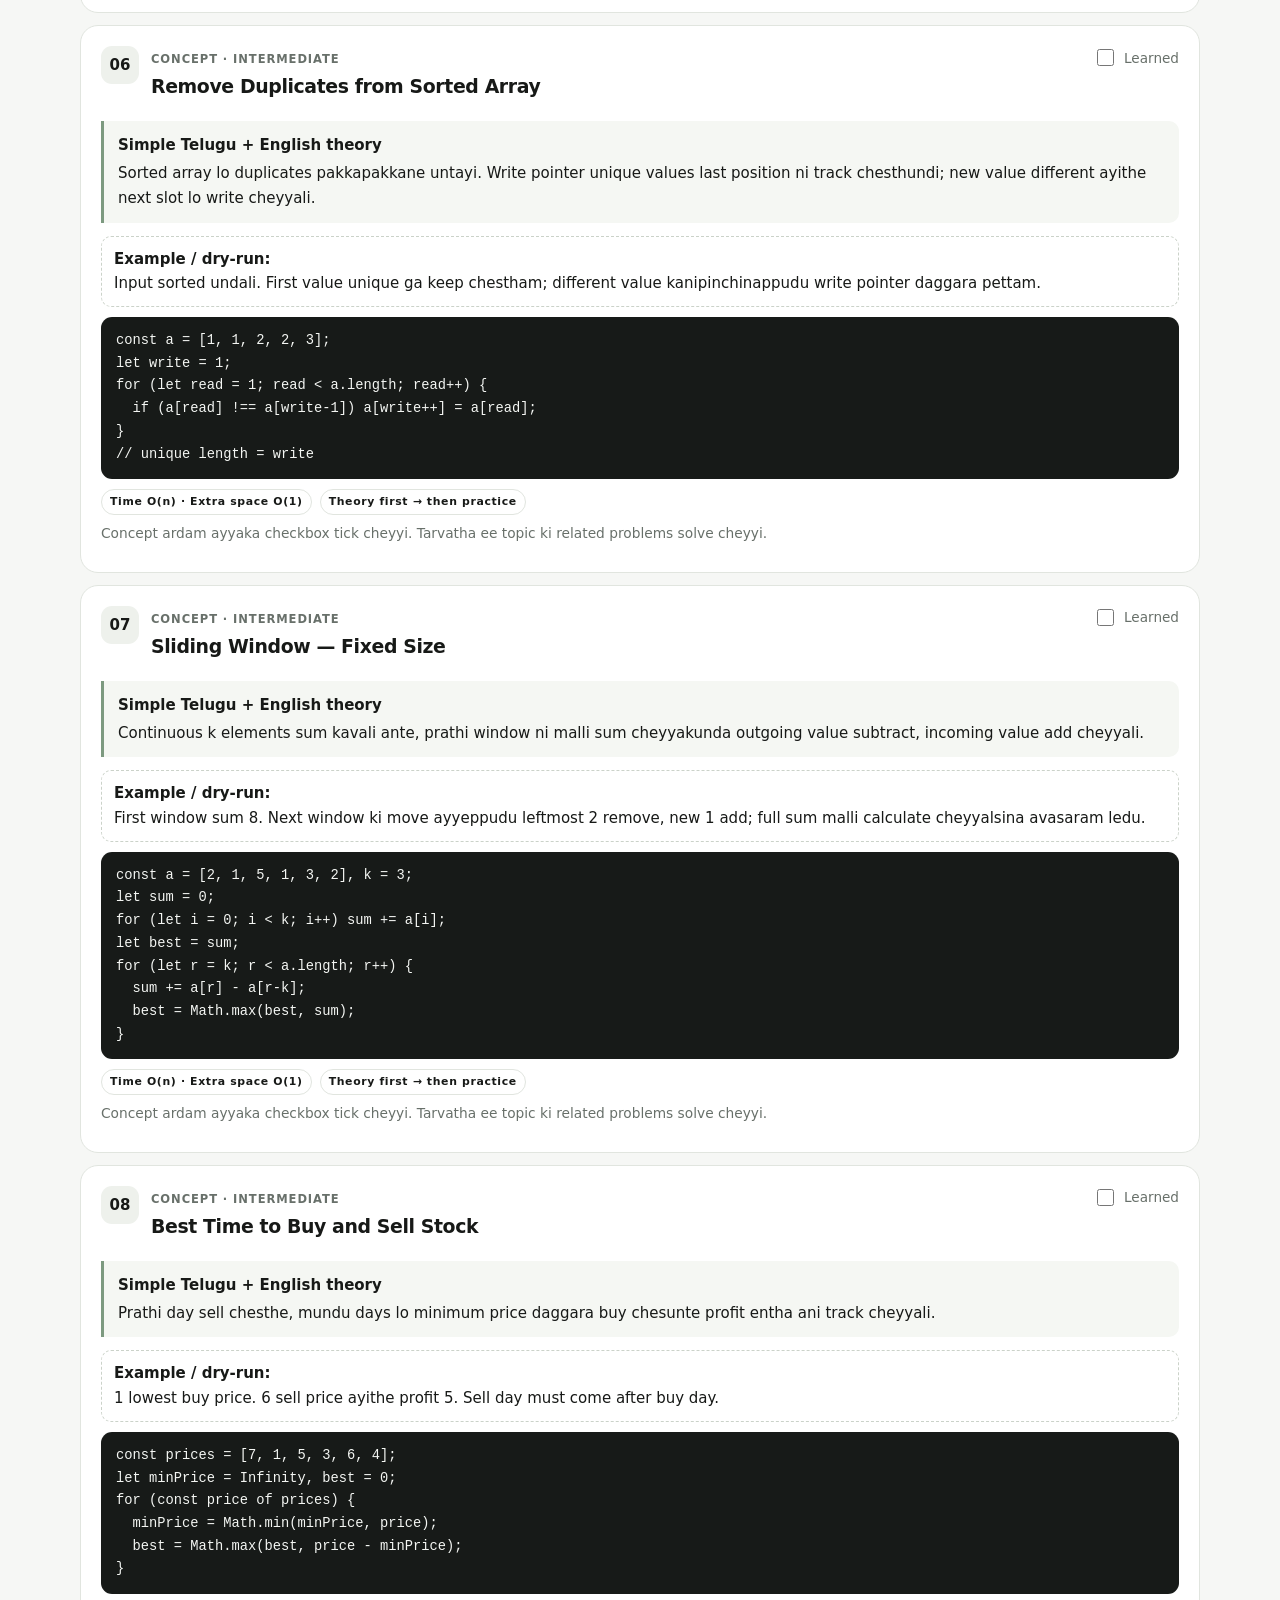
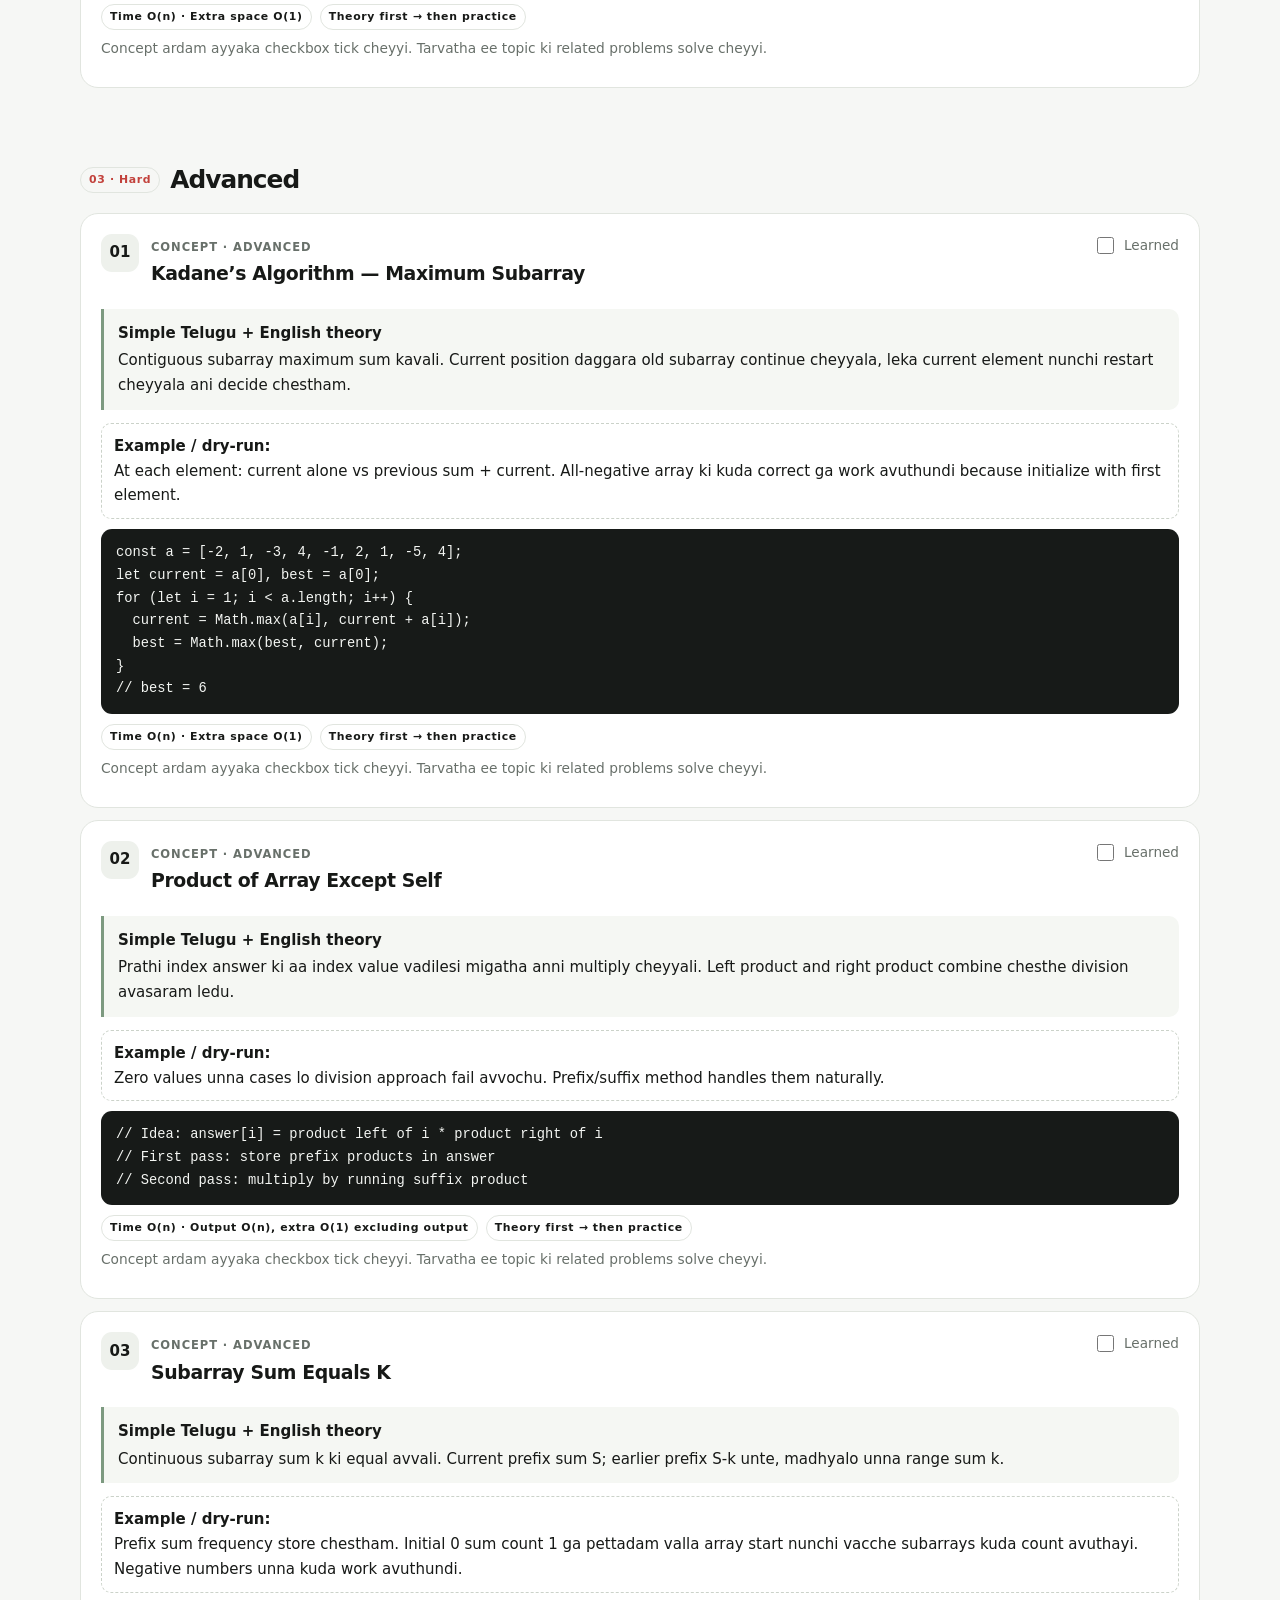
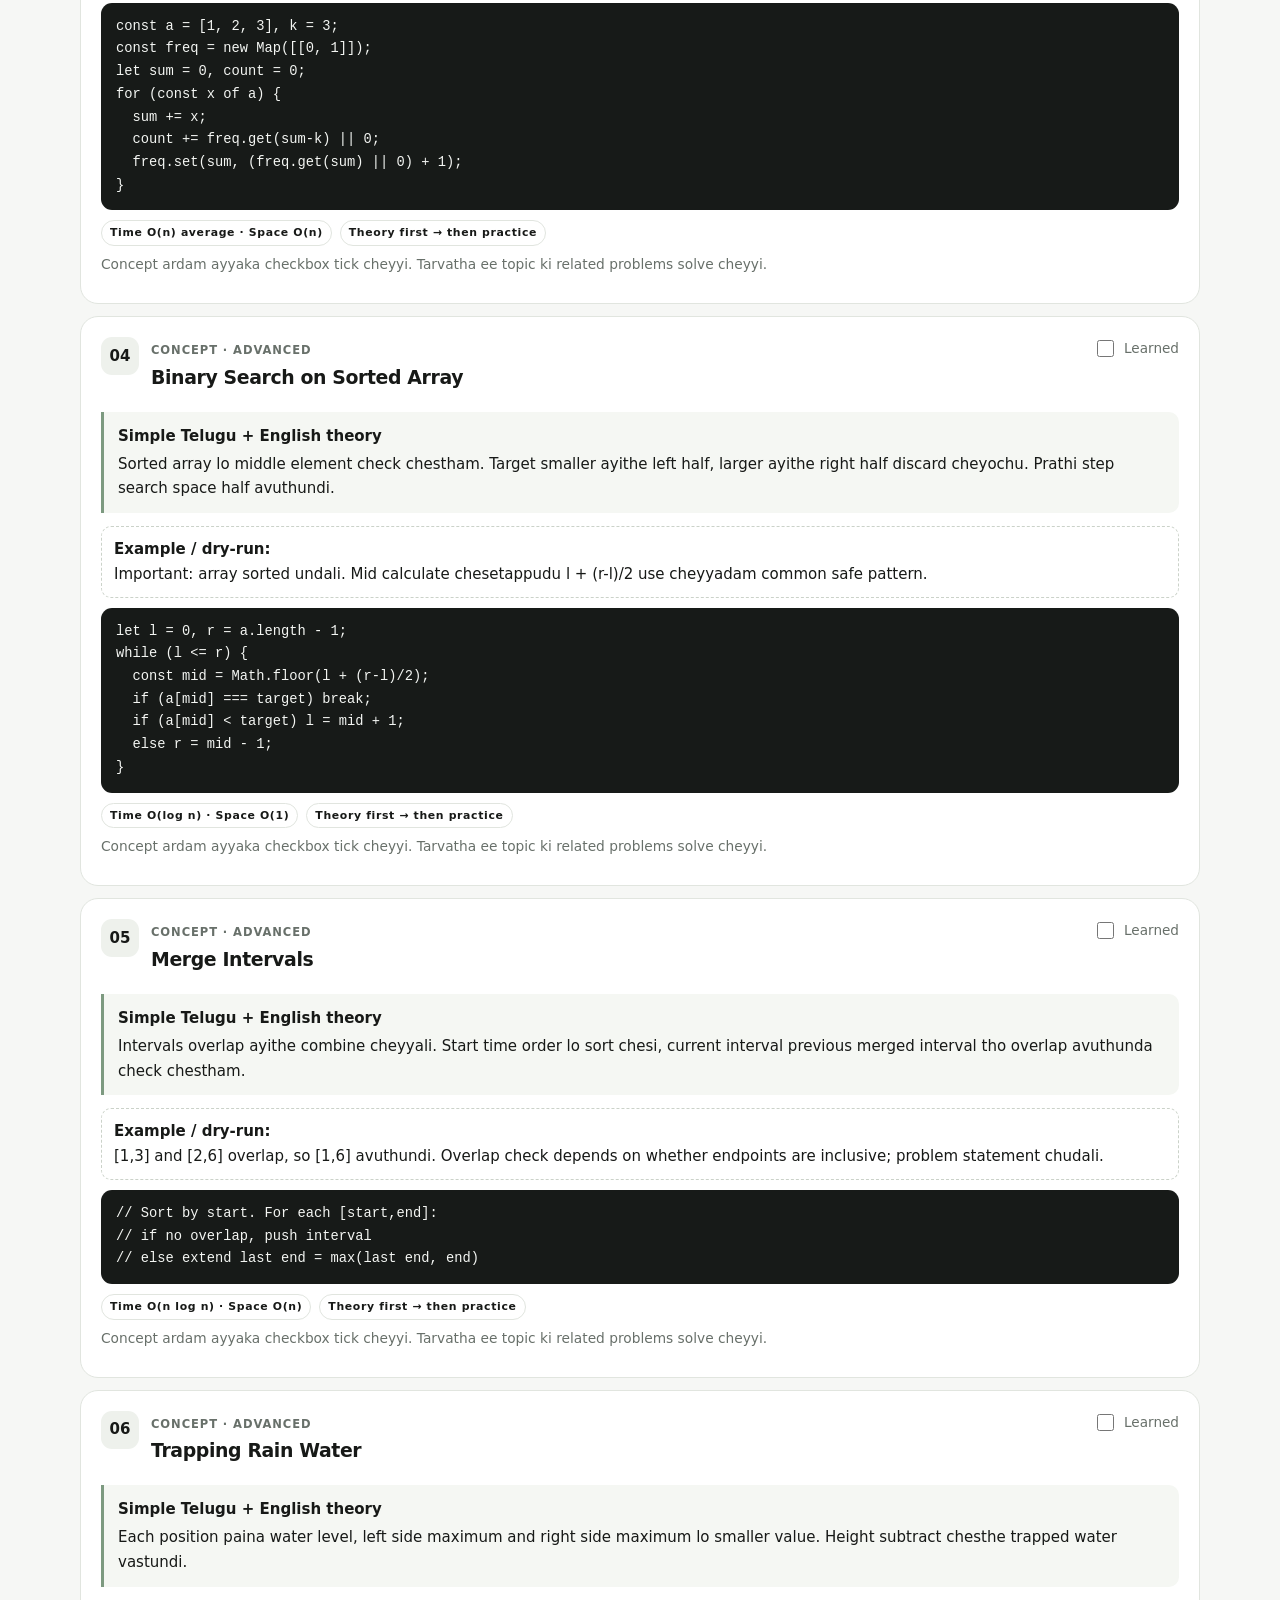
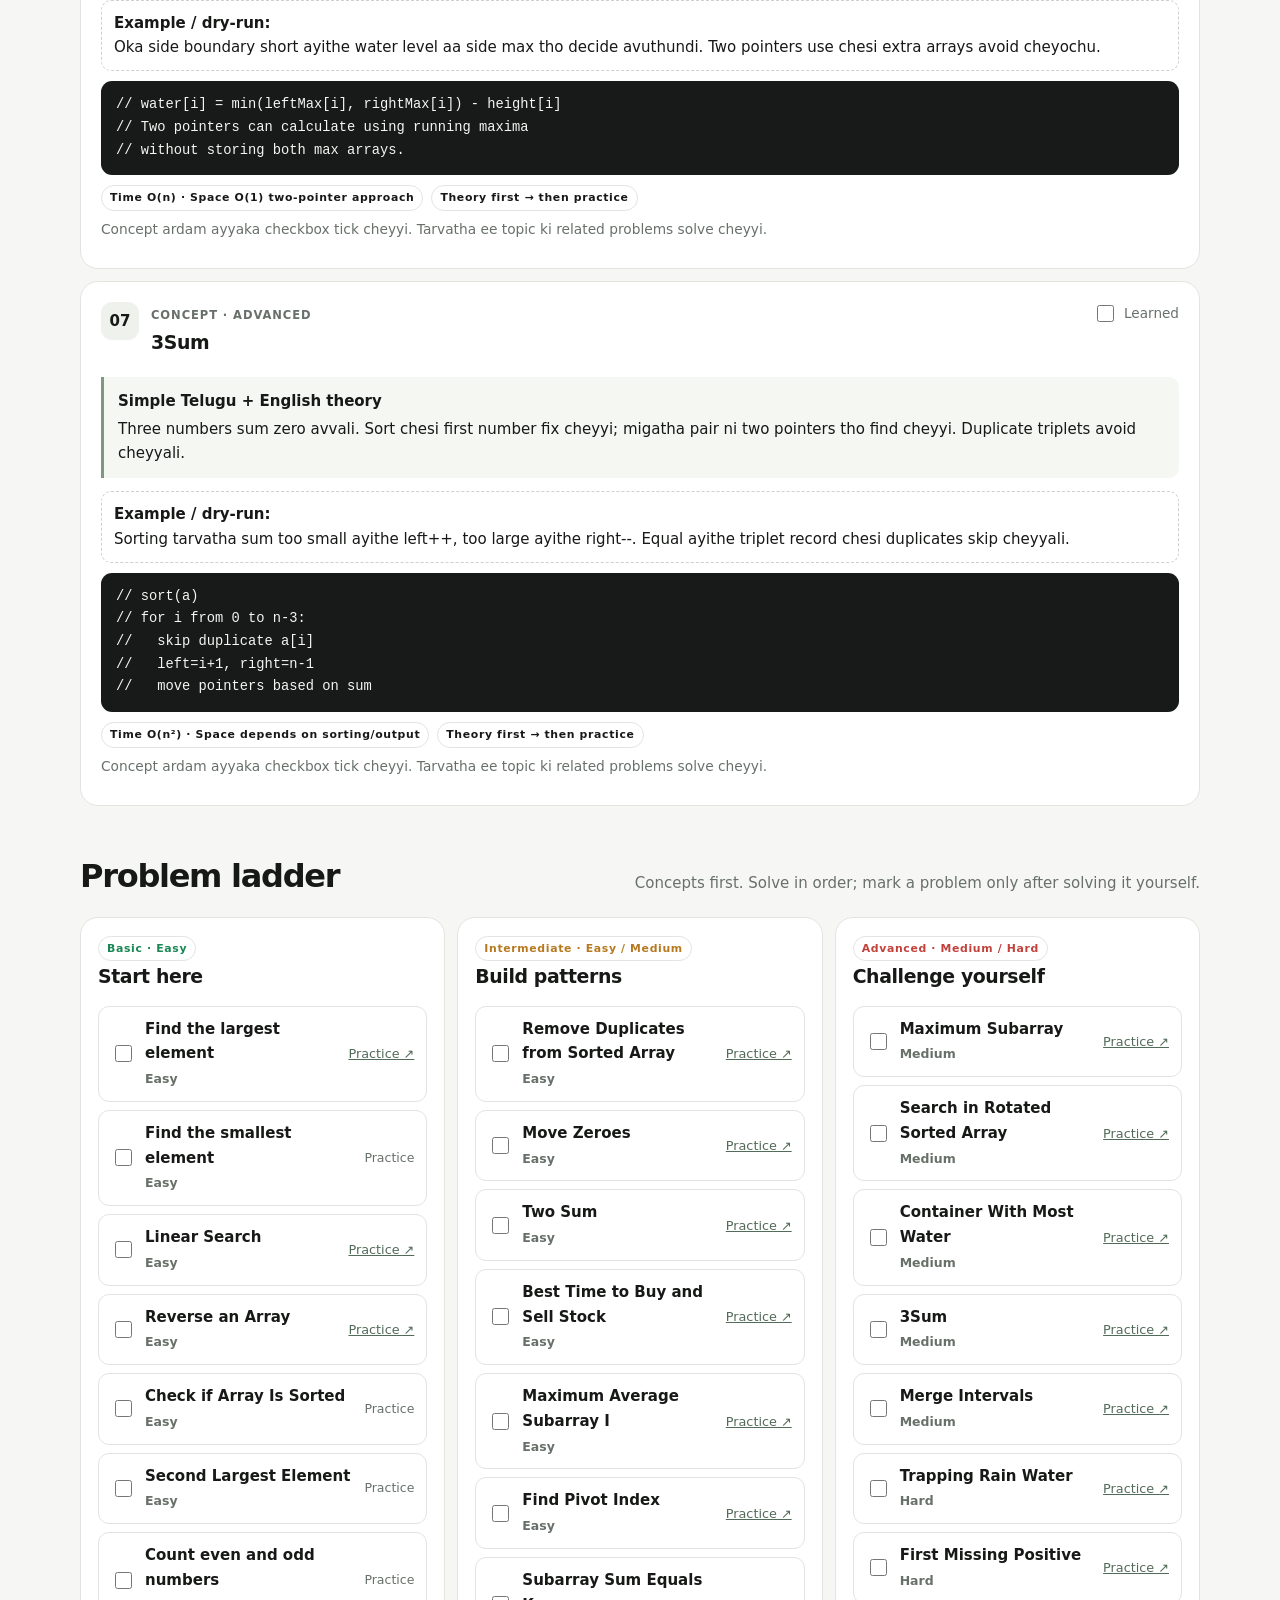
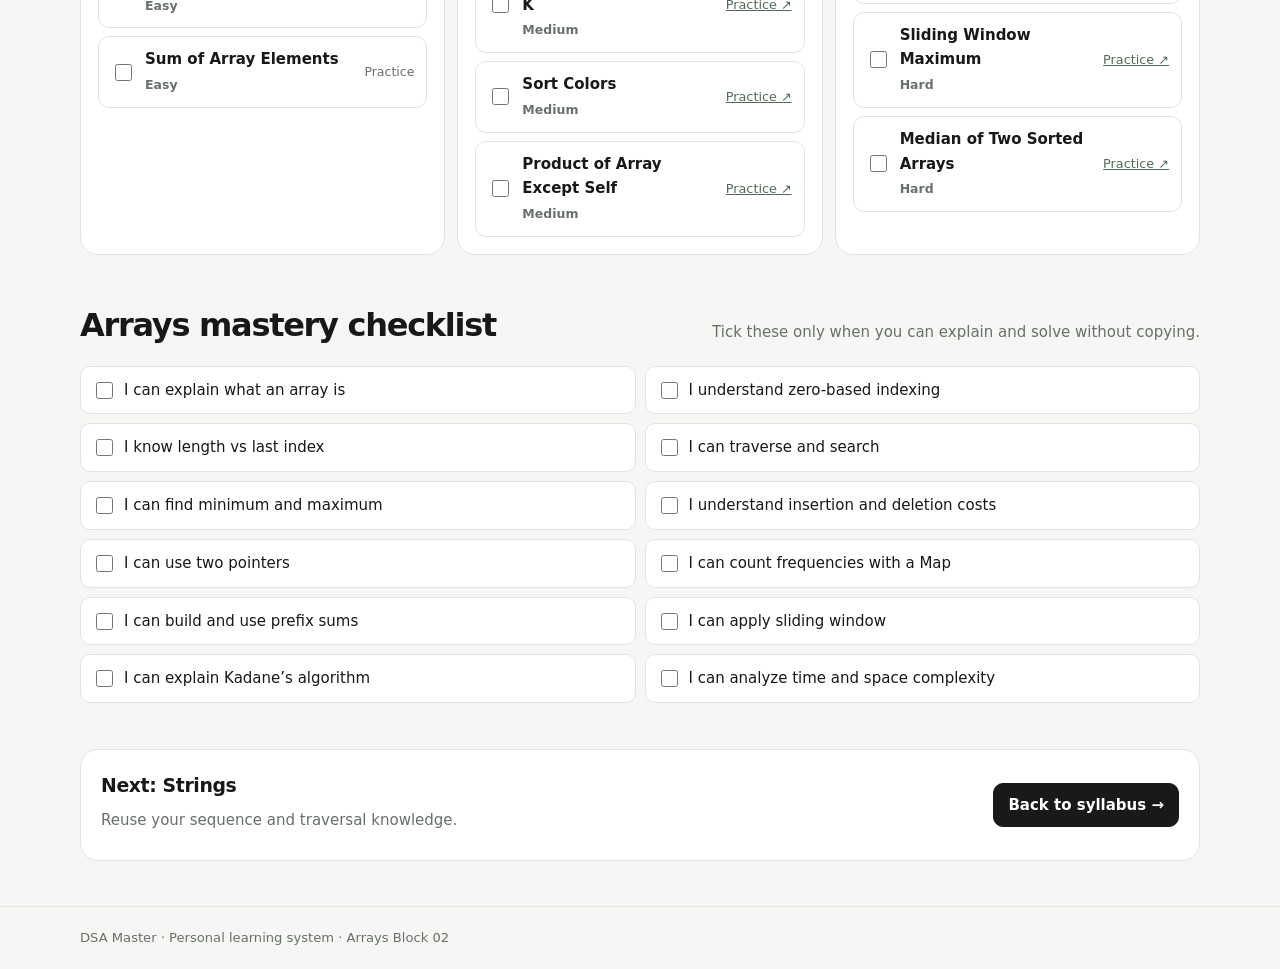
<file: arrays.html>
<!DOCTYPE html>
<html lang="en">
<head>
<meta charset="UTF-8">
<meta name="viewport" content="width=device-width, initial-scale=1">
<meta name="description" content="Arrays DSA roadmap with Telugu-English theory, checklists and progressive practice.">
<title>Arrays — DSA Master</title>
<style>
:root{--bg:#f6f7f5;--card:#fff;--ink:#171917;--muted:#68706a;--line:#e1e5df;--soft:#eef1ec;--dark:#171a18;--green:#198754;--amber:#b7791f;--red:#c2413b;--radius:18px}
*{box-sizing:border-box}html{scroll-behavior:smooth}body{margin:0;background:var(--bg);color:var(--ink);font:15px/1.65 Inter,ui-sans-serif,system-ui,-apple-system,"Segoe UI",sans-serif}
a{color:inherit;text-decoration:none}button{font:inherit;cursor:pointer}.wrap{width:min(1120px,calc(100% - 32px));margin:auto}
header{position:sticky;top:0;z-index:5;background:#f6f7f5ed;backdrop-filter:blur(12px);border-bottom:1px solid var(--line)}.top{height:62px;display:flex;align-items:center;justify-content:space-between}.brand{font-weight:850;letter-spacing:-.03em}.back{color:var(--muted);font-weight:650}
.hero{padding:38px 0 22px}.hero-grid{display:grid;grid-template-columns:1.5fr .7fr;gap:16px}.hero-main,.progress,.level,.concept,.problem,.next{border:1px solid var(--line);border-radius:var(--radius);background:var(--card)}.hero-main{padding:34px}.kicker,.tag{font-size:.72rem;text-transform:uppercase;letter-spacing:.08em;font-weight:800;color:var(--muted)}h1{font-size:clamp(2.5rem,7vw,4.7rem);line-height:1;margin:10px 0;letter-spacing:-.06em}.lead{color:var(--muted);max-width:650px}.actions{display:flex;gap:9px;flex-wrap:wrap;margin-top:20px}.btn{border:1px solid var(--line);border-radius:10px;padding:9px 14px;font-weight:750;background:#fff;display:inline-flex;align-items:center;justify-content:center}.btn.primary{background:var(--dark);color:white;border-color:var(--dark)}.progress{background:var(--dark);color:white;padding:24px;display:flex;flex-direction:column;justify-content:space-between}.progress small{color:#b9c0ba;text-transform:uppercase;letter-spacing:.08em;font-weight:800}.percent{font-size:3rem;font-weight:850;line-height:1;margin:12px 0}.track{height:8px;background:#414641;border-radius:20px;overflow:hidden}.track span{display:block;height:100%;width:0;background:#fff;transition:width .2s}.muted{color:var(--muted)}.progress .muted{color:#b9c0ba;font-size:.85rem}
section{padding:22px 0}.heading{display:flex;justify-content:space-between;align-items:end;gap:16px;margin-bottom:14px}h2{font-size:clamp(1.45rem,4vw,2rem);letter-spacing:-.04em;margin:0}h3{margin:0 0 6px;font-size:1.18rem;letter-spacing:-.02em}p{margin:7px 0}.levels{display:grid;grid-template-columns:repeat(3,1fr);gap:12px}.level{padding:17px}.level strong{display:block;font-size:1.05rem}.level small{color:var(--muted)}.pill{display:inline-block;border:1px solid var(--line);border-radius:99px;padding:3px 8px;font-size:.68rem;font-weight:850;letter-spacing:.06em}.basic{color:var(--green)}.inter{color:var(--amber)}.advanced{color:var(--red)}
.group-title{display:flex;align-items:center;gap:10px;margin:28px 0 12px}.group-title h2{font-size:1.55rem}.concepts{display:grid;gap:12px}.concept{padding:20px}.concept-head{display:flex;gap:12px;align-items:flex-start}.concept-head>div:nth-child(2){flex:1}.num{width:38px;height:38px;border-radius:11px;background:var(--soft);display:grid;place-items:center;font-weight:850;flex:none}.done{display:flex;align-items:center;gap:7px;color:var(--muted);font-size:.85rem;white-space:nowrap}.done input,.problem input,.master input{accent-color:var(--green);width:17px;height:17px}.theory{background:#f5f7f3;border-left:3px solid #7d9a80;padding:12px 14px;border-radius:0 10px 10px 0;margin:13px 0}.theory b{display:block;margin-bottom:3px}.code{background:#171a18;color:#f4f6f3;padding:13px 15px;border-radius:11px;overflow:auto;font: .86rem/1.65 ui-monospace,SFMono-Regular,Consolas,monospace;white-space:pre}.example{border:1px dashed #cbd2c9;border-radius:10px;padding:10px 12px;margin:10px 0}.meta{display:flex;gap:8px;flex-wrap:wrap;margin-top:10px}.problems{display:grid;gap:8px;margin-top:13px}.problem{padding:10px 12px;display:flex;align-items:center;gap:10px;border-radius:11px}.problem label{flex:1;font-weight:650}.problem small{color:var(--muted)}.problem a{font-size:.8rem;text-decoration:underline;color:#536b59}.problem.completed label{text-decoration:line-through;color:var(--muted)}.hint{font-size:.86rem;color:var(--muted)}.master{display:grid;grid-template-columns:repeat(2,1fr);gap:9px}.master label{background:white;border:1px solid var(--line);padding:11px;border-radius:10px;display:flex;gap:8px;align-items:center}.next{padding:20px;display:flex;align-items:center;justify-content:space-between;gap:15px;margin:24px 0 45px}footer{border-top:1px solid var(--line);padding:20px 0;color:var(--muted);font-size:.82rem}
@media(max-width:760px){.hero-grid{grid-template-columns:1fr}.levels{grid-template-columns:1fr}.hero-main{padding:25px}.heading{align-items:flex-start;flex-direction:column}.concept{padding:16px}.master{grid-template-columns:1fr}}
@media(max-width:420px){.wrap{width:calc(100% - 22px)}.done{font-size:.75rem}.concept-head{gap:8px}.next{align-items:flex-start;flex-direction:column}.actions{display:grid}.btn{width:100%}}
</style>
</head>
<body>
<header><div class="wrap top"><a class="brand" href="index.html">DSA Master</a><a class="back" href="index.html">← Dashboard</a></div></header>
<main class="wrap">
<section class="hero"><div class="hero-grid"><div class="hero-main"><span class="kicker">Block 02 · Core DSA</span><h1>Arrays</h1><p class="lead">Learn one concept at a time. First understand the idea in simple Telugu + English, then dry-run it, then solve problems from Easy to Hard.</p><div class="actions"><a class="btn primary" href="#roadmap">Start learning ↓</a><a class="btn" href="#mastery">Mastery checklist</a></div></div><aside class="progress"><div><small>Overall progress</small><div class="percent" id="percent">0%</div><div class="track"><span id="bar"></span></div><p class="muted" id="count">0 of 0 checkpoints completed</p></div><div class="muted">Your progress is saved in this browser.</div></aside></div></section>
<section id="roadmap"><div class="heading"><h2>Your learning roadmap</h2><p class="muted">Theory → Dry run → Problems → Tick completed</p></div><div class="levels"><div class="level"><span class="pill basic">01 · Easy</span><strong>Basic</strong><small>Understand arrays and core operations</small></div><div class="level"><span class="pill inter">02 · Medium</span><strong>Intermediate</strong><small>Learn reusable problem-solving patterns</small></div><div class="level"><span class="pill advanced">03 · Hard</span><strong>Advanced</strong><small>Combine patterns and optimize solutions</small></div></div></section>
<div id="content"></div>
<section id="mastery"><div class="heading"><h2>Arrays mastery checklist</h2><p class="muted">Tick these only when you can explain and solve without copying.</p></div><div class="master" id="masterList"></div></section>
<div class="next"><div><h3>Next: Strings</h3><p class="muted">Reuse your sequence and traversal knowledge.</p></div><a class="btn primary" href="index.html">Back to syllabus →</a></div>
</main><footer><div class="wrap">DSA Master · Personal learning system · Arrays Block 02</div></footer>
<script>
const roadmap=[
{level:"Basic",tone:"basic",items:[
["What is an Array?","Array ante values ni order lo store chese collection. Oka row of boxes la imagine cheyyi: prathi box lo oka value untundi, and box ki position untundi.","const arr = [10, 20, 30];\n// One variable lo multiple values","Example: marks = [80, 75, 90]. Oka student ki multiple marks ni oka array lo store cheyochu.","O(1) index access"],
["Indexing (0-based)","Index ante element position. JavaScript lo counting 0 nunchi start avuthundi—not 1. Kabatti first element arr[0].","const arr = [7, 2, 9, 4];\nconsole.log(arr[0]); // 7\nconsole.log(arr[2]); // 9","Index 2 ante third element. Index and value rendu different: index is position, value is data.","O(1) access"],
["Length vs last index","Length ante total elements count. Last index matram length - 1, because index 0 nunchi start avuthundi.","const arr = [7, 2, 9, 4];\narr.length; // 4\n// last index = 4 - 1 = 3","Array lo 4 elements unnayi: indices 0,1,2,3. arr[4] valid kaadu.","O(1) length"],
["Traversal","Traversal ante array lo elements ni one by one visit cheyyadam. Sum, max, search lanti tasks ki idi base skill.","const arr = [10, 20, 30];\nfor (let i = 0; i < arr.length; i++) {\n  console.log(arr[i]);\n}","i = 0,1,2. Prathi round lo arr[i] access chestham. i == arr.length ayyaka loop stop.","Time O(n) · Space O(1)"],
["Linear Search","Target value ekkada undo teliyanappudu, first element nunchi check chesthu velladam linear search.","const arr = [4, 8, 2, 9];\nconst target = 9;\nfor (let i = 0; i < arr.length; i++) {\n  if (arr[i] === target) { console.log(i); break; }\n}","4 != 9, 8 != 9, 2 != 9, 9 == 9. Answer index 3. Worst case lo anni elements check avvochu.","Time O(n)"],
["Update an element","Known index lo unna value ni replace cheyyadam update. Search avasaram ledu because position already telusu.","const arr = [4, 8, 2];\narr[1] = 100;\n// [4, 100, 2]","Index 1 lo 8 undi. Assign chesaka akkada 100 untundi; array length change avvadu.","Time O(1)"],
["Find minimum and maximum","Oka candidate answer tho start ayi, migatha elements tho compare chestham. Better value dorikithe answer update chestham.","const arr = [7, 2, 9, 4];\nlet max = arr[0];\nfor (let i = 1; i < arr.length; i++) {\n  if (arr[i] > max) max = arr[i];\n}\n// max = 9","max first 7. Tarvatha 2 ignore, 9 tho max update, 4 ignore. Negative values undochu kabatti 0 tho start cheyyakudadhu.","Time O(n) · Space O(1)"],
["Insert and delete","Array madhyalo insert/delete chesthe, tarvatha elements shift avvali. Anduke middle operation costly. JavaScript lo push/pop end daggara usually efficient.","const arr = [10, 20, 30];\narr.splice(1, 0, 15); // insert\n// [10, 15, 20, 30]\narr.splice(2, 1); // delete\n// [10, 15, 30]","Middle lo space create cheyyadaniki elements move avuthayi. Exact cost position and implementation meeda depend avuthundi.","Middle insert/delete O(n)"],
["Check if array is sorted","Adjacent pair ni compare chestham. Ekkadaina current value previous value kanna chinnadi ayithe ascending order sorted kaadu.","const arr = [1, 2, 2, 5];\nlet sorted = true;\nfor (let i = 1; i < arr.length; i++) {\n  if (arr[i] < arr[i-1]) sorted = false;\n}","1≤2, 2≤2, 2≤5 kabatti ascending non-decreasing sorted. Equal adjacent values allowed.","Time O(n)"]
]},
{level:"Intermediate",tone:"inter",items:[
["Reverse an array — Two Pointers","Left pointer start lo, right pointer end lo pettali. Rendu values swap chesi pointers ni middle vaipu move cheyyali.","const a = [10, 20, 30, 40];\nlet l = 0, r = a.length - 1;\nwhile (l < r) {\n  [a[l], a[r]] = [a[r], a[l]];\n  l++; r--;\n}","First 10 and 40 swap; next 20 and 30 swap. Extra array create cheyyakunda same array reverse avuthundi.","Time O(n) · Extra space O(1)"],
["Frequency Counting / Hash Map","Question 'how many times?' ani adigithe, value → count store cheyyachu. Map lo value already unte count increment, lekapothe 1.","const arr = [2, 1, 2, 3, 1, 2];\nconst freq = new Map();\nfor (const x of arr) {\n  freq.set(x, (freq.get(x) || 0) + 1);\n}","2 first time vasthe 1; next time 2; third time 3. Final counts: 1→2, 2→3, 3→1.","Time O(n) average · Space O(k)"],
["Prefix Sum","Prefix sum ante starting nunchi current index varaku total. Mundhe totals calculate chesthe, repeated range-sum queries fast ga answer cheyochu.","const a = [2, 4, 1, 5];\nconst p = [a[0]];\nfor (let i = 1; i < a.length; i++) {\n  p[i] = p[i-1] + a[i];\n}\n// [2, 6, 7, 12]","Index 2 prefix = 2+4+1 = 7. Inclusive range L..R sum = prefix[R] - prefix[L-1] (L=0 ayithe prefix[R]).","Build O(n) · Range query O(1)"],
["Two Sum — Hashing","Target sum ki equal ayye two numbers kavali. Current x ki target-x complement. Complement mundu chusama ani Map tho check chestham.","const a = [2, 7, 11, 15], target = 9;\nconst seen = new Map();\nfor (let i = 0; i < a.length; i++) {\n  const need = target - a[i];\n  if (seen.has(need)) break;\n  seen.set(a[i], i);\n}","2 ki complement 7; first step lo 7 seen kaadu. 2 store chestham. Next 7 ki complement 2 already undi, pair dorikindi.","Time O(n) average · Space O(n)"],
["Move Zeroes","Non-zero values ni front ki stable order lo move cheyyali; remaining positions zero tho fill cheyyali. Write pointer next non-zero position ni track chesthundi.","const a = [0, 1, 0, 3, 12];\nlet write = 0;\nfor (const x of a) if (x !== 0) a[write++] = x;\nwhile (write < a.length) a[write++] = 0;","Non-zero values 1,3,12 first fill avuthayi; remaining two places lo zeros. Relative order preserve avuthundi.","Time O(n) · Extra space O(1)"],
["Remove Duplicates from Sorted Array","Sorted array lo duplicates pakkapakkane untayi. Write pointer unique values last position ni track chesthundi; new value different ayithe next slot lo write cheyyali.","const a = [1, 1, 2, 2, 3];\nlet write = 1;\nfor (let read = 1; read < a.length; read++) {\n  if (a[read] !== a[write-1]) a[write++] = a[read];\n}\n// unique length = write","Input sorted undali. First value unique ga keep chestham; different value kanipinchinappudu write pointer daggara pettam.","Time O(n) · Extra space O(1)"],
["Sliding Window — Fixed Size","Continuous k elements sum kavali ante, prathi window ni malli sum cheyyakunda outgoing value subtract, incoming value add cheyyali.","const a = [2, 1, 5, 1, 3, 2], k = 3;\nlet sum = 0;\nfor (let i = 0; i < k; i++) sum += a[i];\nlet best = sum;\nfor (let r = k; r < a.length; r++) {\n  sum += a[r] - a[r-k];\n  best = Math.max(best, sum);\n}","First window sum 8. Next window ki move ayyeppudu leftmost 2 remove, new 1 add; full sum malli calculate cheyyalsina avasaram ledu.","Time O(n) · Extra space O(1)"],
["Best Time to Buy and Sell Stock","Prathi day sell chesthe, mundu days lo minimum price daggara buy chesunte profit entha ani track cheyyali.","const prices = [7, 1, 5, 3, 6, 4];\nlet minPrice = Infinity, best = 0;\nfor (const price of prices) {\n  minPrice = Math.min(minPrice, price);\n  best = Math.max(best, price - minPrice);\n}","1 lowest buy price. 6 sell price ayithe profit 5. Sell day must come after buy day.","Time O(n) · Extra space O(1)"]
]},
{level:"Advanced",tone:"advanced",items:[
["Kadane’s Algorithm — Maximum Subarray","Contiguous subarray maximum sum kavali. Current position daggara old subarray continue cheyyala, leka current element nunchi restart cheyyala ani decide chestham.","const a = [-2, 1, -3, 4, -1, 2, 1, -5, 4];\nlet current = a[0], best = a[0];\nfor (let i = 1; i < a.length; i++) {\n  current = Math.max(a[i], current + a[i]);\n  best = Math.max(best, current);\n}\n// best = 6","At each element: current alone vs previous sum + current. All-negative array ki kuda correct ga work avuthundi because initialize with first element.","Time O(n) · Extra space O(1)"],
["Product of Array Except Self","Prathi index answer ki aa index value vadilesi migatha anni multiply cheyyali. Left product and right product combine chesthe division avasaram ledu.","// Idea: answer[i] = product left of i * product right of i\n// First pass: store prefix products in answer\n// Second pass: multiply by running suffix product","Zero values unna cases lo division approach fail avvochu. Prefix/suffix method handles them naturally.","Time O(n) · Output O(n), extra O(1) excluding output"],
["Subarray Sum Equals K","Continuous subarray sum k ki equal avvali. Current prefix sum S; earlier prefix S-k unte, madhyalo unna range sum k.","const a = [1, 2, 3], k = 3;\nconst freq = new Map([[0, 1]]);\nlet sum = 0, count = 0;\nfor (const x of a) {\n  sum += x;\n  count += freq.get(sum-k) || 0;\n  freq.set(sum, (freq.get(sum) || 0) + 1);\n}","Prefix sum frequency store chestham. Initial 0 sum count 1 ga pettadam valla array start nunchi vacche subarrays kuda count avuthayi. Negative numbers unna kuda work avuthundi.","Time O(n) average · Space O(n)"],
["Binary Search on Sorted Array","Sorted array lo middle element check chestham. Target smaller ayithe left half, larger ayithe right half discard cheyochu. Prathi step search space half avuthundi.","let l = 0, r = a.length - 1;\nwhile (l <= r) {\n  const mid = Math.floor(l + (r-l)/2);\n  if (a[mid] === target) break;\n  if (a[mid] < target) l = mid + 1;\n  else r = mid - 1;\n}","Important: array sorted undali. Mid calculate chesetappudu l + (r-l)/2 use cheyyadam common safe pattern.","Time O(log n) · Space O(1)"],
["Merge Intervals","Intervals overlap ayithe combine cheyyali. Start time order lo sort chesi, current interval previous merged interval tho overlap avuthunda check chestham.","// Sort by start. For each [start,end]:\n// if no overlap, push interval\n// else extend last end = max(last end, end)","[1,3] and [2,6] overlap, so [1,6] avuthundi. Overlap check depends on whether endpoints are inclusive; problem statement chudali.","Time O(n log n) · Space O(n)"],
["Trapping Rain Water","Each position paina water level, left side maximum and right side maximum lo smaller value. Height subtract chesthe trapped water vastundi.","// water[i] = min(leftMax[i], rightMax[i]) - height[i]\n// Two pointers can calculate using running maxima\n// without storing both max arrays.","Oka side boundary short ayithe water level aa side max tho decide avuthundi. Two pointers use chesi extra arrays avoid cheyochu.","Time O(n) · Space O(1) two-pointer approach"],
["3Sum","Three numbers sum zero avvali. Sort chesi first number fix cheyyi; migatha pair ni two pointers tho find cheyyi. Duplicate triplets avoid cheyyali.","// sort(a)\n// for i from 0 to n-3:\n//   skip duplicate a[i]\n//   left=i+1, right=n-1\n//   move pointers based on sum","Sorting tarvatha sum too small ayithe left++, too large ayithe right--. Equal ayithe triplet record chesi duplicates skip cheyyali.","Time O(n²) · Space depends on sorting/output"]
]}];
const problemSets=[
[["Find the largest element","Easy","https://leetcode.com/problems/largest-element-in-an-array/"],["Find the smallest element","Easy",""],["Linear Search","Easy","https://www.geeksforgeeks.org/problems/search-an-element-in-an-array-1587115621/1"],["Reverse an Array","Easy","https://leetcode.com/problems/reverse-string/"],["Check if Array Is Sorted","Easy",""],["Second Largest Element","Easy",""],["Count even and odd numbers","Easy",""],["Sum of Array Elements","Easy",""]],
[["Remove Duplicates from Sorted Array","Easy","https://leetcode.com/problems/remove-duplicates-from-sorted-array/"],["Move Zeroes","Easy","https://leetcode.com/problems/move-zeroes/"],["Two Sum","Easy","https://leetcode.com/problems/two-sum/"],["Best Time to Buy and Sell Stock","Easy","https://leetcode.com/problems/best-time-to-buy-and-sell-stock/"],["Maximum Average Subarray I","Easy","https://leetcode.com/problems/maximum-average-subarray-i/"],["Find Pivot Index","Easy","https://leetcode.com/problems/find-pivot-index/"],["Subarray Sum Equals K","Medium","https://leetcode.com/problems/subarray-sum-equals-k/"],["Sort Colors","Medium","https://leetcode.com/problems/sort-colors/"],["Product of Array Except Self","Medium","https://leetcode.com/problems/product-of-array-except-self/"]],
[["Maximum Subarray","Medium","https://leetcode.com/problems/maximum-subarray/"],["Search in Rotated Sorted Array","Medium","https://leetcode.com/problems/search-in-rotated-sorted-array/"],["Container With Most Water","Medium","https://leetcode.com/problems/container-with-most-water/"],["3Sum","Medium","https://leetcode.com/problems/3sum/"],["Merge Intervals","Medium","https://leetcode.com/problems/merge-intervals/"],["Trapping Rain Water","Hard","https://leetcode.com/problems/trapping-rain-water/"],["First Missing Positive","Hard","https://leetcode.com/problems/first-missing-positive/"],["Sliding Window Maximum","Hard","https://leetcode.com/problems/sliding-window-maximum/"],["Median of Two Sorted Arrays","Hard","https://leetcode.com/problems/median-of-two-sorted-arrays/"]]
];
const content=document.getElementById("content");
let id=0;
roadmap.forEach((group,gi)=>{
 const section=document.createElement("section");
 section.innerHTML=`<div class="group-title"><span class="pill ${group.tone}">${String(gi+1).padStart(2,"0")} · ${gi===0?"Easy":gi===1?"Medium":"Hard"}</span><h2>${group.level}</h2></div><div class="concepts"></div>`;
 const list=section.querySelector(".concepts");
 group.items.forEach((item,ci)=>{
  const conceptId=`concept-${id++}`;
  const card=document.createElement("article");card.className="concept";
  card.innerHTML=`<div class="concept-head"><span class="num">${String(ci+1).padStart(2,"0")}</span><div><span class="tag">Concept · ${group.level}</span><h3>${item[0]}</h3></div><label class="done"><input type="checkbox" data-check="${conceptId}"> Learned</label></div><div class="theory"><b>Simple Telugu + English theory</b>${item[1]}</div><div class="example"><b>Example / dry-run:</b><br>${item[3]}</div><div class="code">${escapeHtml(item[2])}</div><div class="meta"><span class="pill">${item[4]}</span><span class="pill">Theory first → then practice</span></div><p class="hint">Concept ardam ayyaka checkbox tick cheyyi. Tarvatha ee topic ki related problems solve cheyyi.</p>`;
  list.appendChild(card);
 });content.appendChild(section);
});
function escapeHtml(s){return s.replaceAll("&","&amp;").replaceAll("<","&lt;").replaceAll(">","&gt;")}
const masterItems=["I can explain what an array is","I understand zero-based indexing","I know length vs last index","I can traverse and search","I can find minimum and maximum","I understand insertion and deletion costs","I can use two pointers","I can count frequencies with a Map","I can build and use prefix sums","I can apply sliding window","I can explain Kadane’s algorithm","I can analyze time and space complexity"];
const master=document.getElementById("masterList");
masterItems.forEach((t,i)=>{const l=document.createElement("label");l.innerHTML=`<input type="checkbox" data-check="master-${i}"><span>${t}</span>`;master.appendChild(l)});
const p=document.createElement("section");p.id="problems";p.innerHTML='<div class="heading"><h2>Problem ladder</h2><p class="muted">Concepts first. Solve in order; mark a problem only after solving it yourself.</p></div><div class="levels problem-levels"></div>';
problemSets.forEach((set,si)=>{const box=document.createElement("div");box.className="level";box.innerHTML=`<span class="pill ${["basic","inter","advanced"][si]}">${["Basic · Easy","Intermediate · Easy / Medium","Advanced · Medium / Hard"][si]}</span><h3>${["Start here","Build patterns","Challenge yourself"][si]}</h3><div class="problems"></div>`;set.forEach((pr,pi)=>{const key=`problem-${si}-${pi}`;const row=document.createElement("div");row.className="problem";row.innerHTML=`<input type="checkbox" data-check="${key}" aria-label="Mark ${pr[0]} completed"><label>${pr[0]}<br><small>${pr[1]}</small></label>${pr[2]?`<a href="${pr[2]}" target="_blank" rel="noopener">Practice ↗</a>`:"<small>Practice</small>"}`;box.querySelector(".problems").appendChild(row)});p.querySelector(".problem-levels").appendChild(box)});content.appendChild(p);
const checks=[...document.querySelectorAll("[data-check]")];
function update(){let complete=0;checks.forEach(c=>{const yes=localStorage.getItem("arrays:"+c.dataset.check)==="1";c.checked=yes;if(yes)complete++;const row=c.closest(".problem");if(row)row.classList.toggle("completed",yes)});const pct=checks.length?Math.round(complete/checks.length*100):0;document.getElementById("percent").textContent=pct+"%";document.getElementById("bar").style.width=pct+"%";document.getElementById("count").textContent=`${complete} of ${checks.length} checkpoints completed`}
checks.forEach(c=>c.addEventListener("change",()=>{localStorage.setItem("arrays:"+c.dataset.check,c.checked?"1":"0");update()}));update();
</script>
</body></html>
</file>
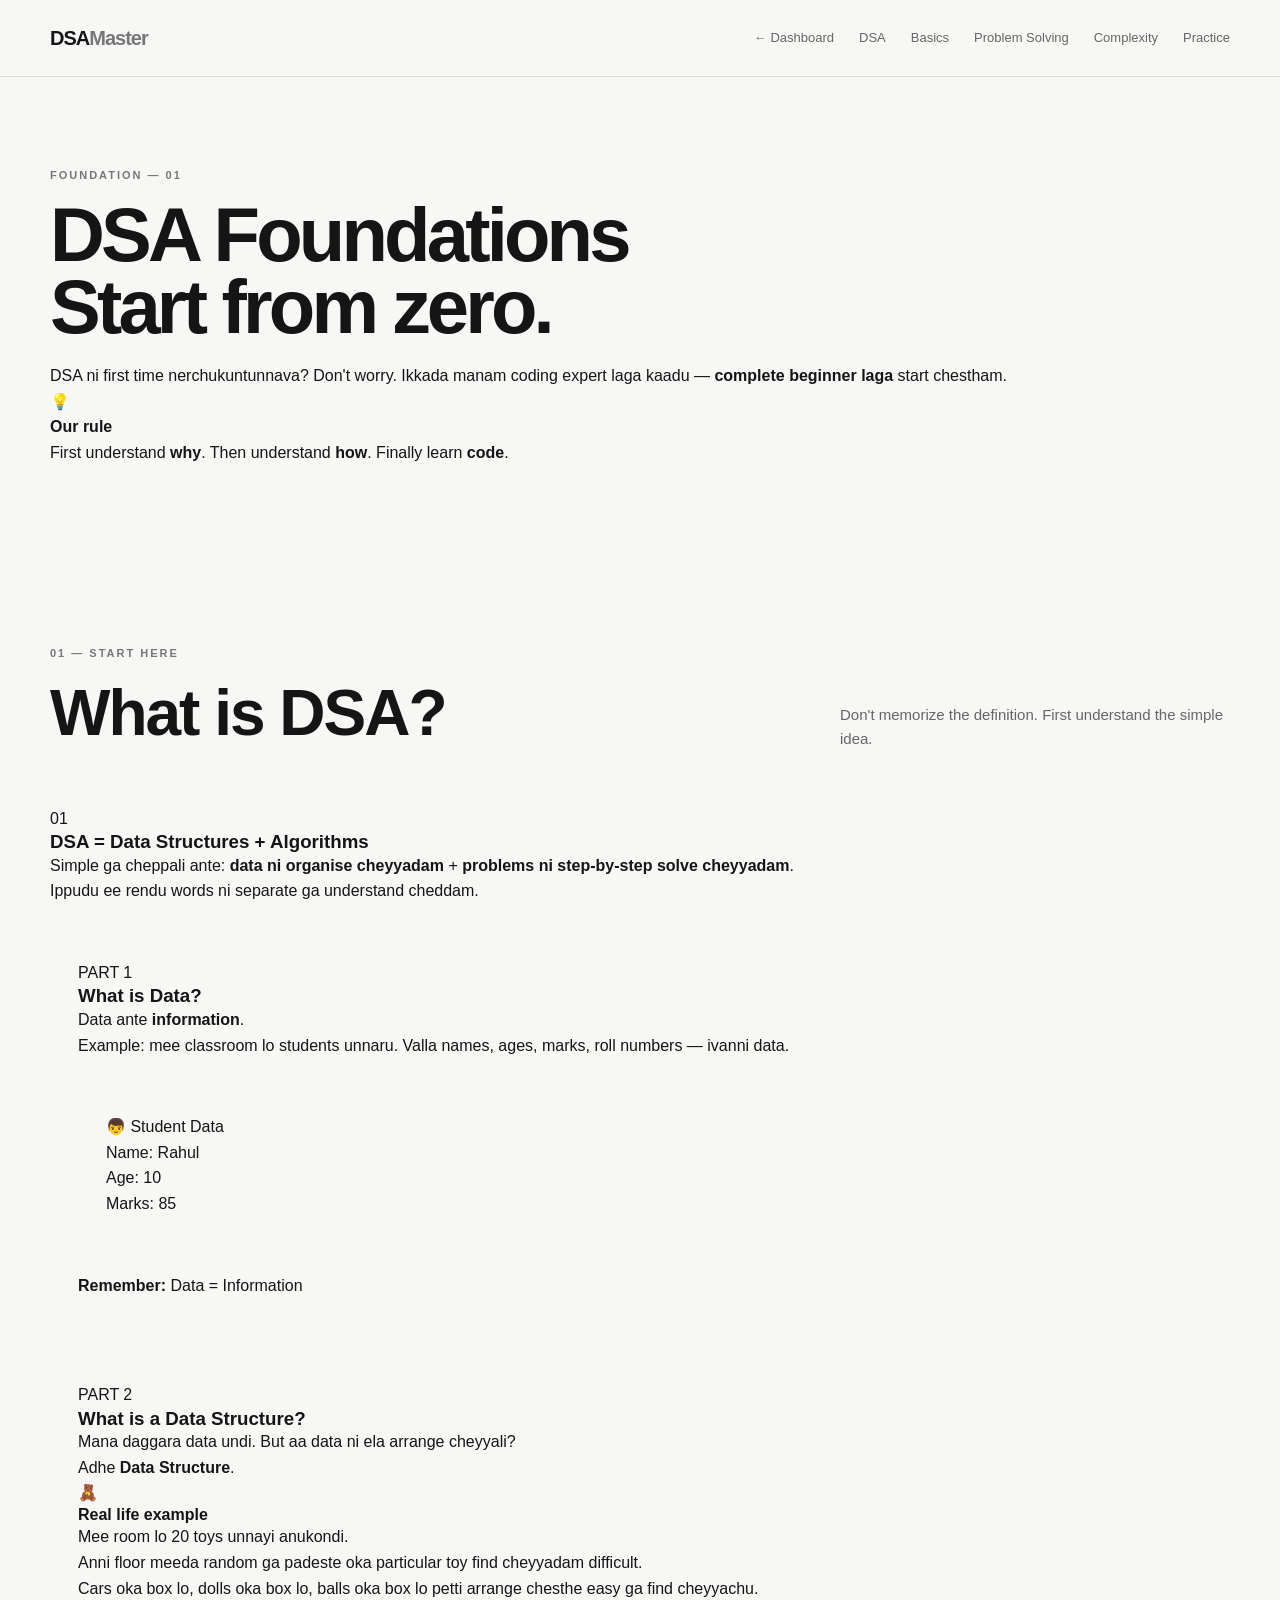
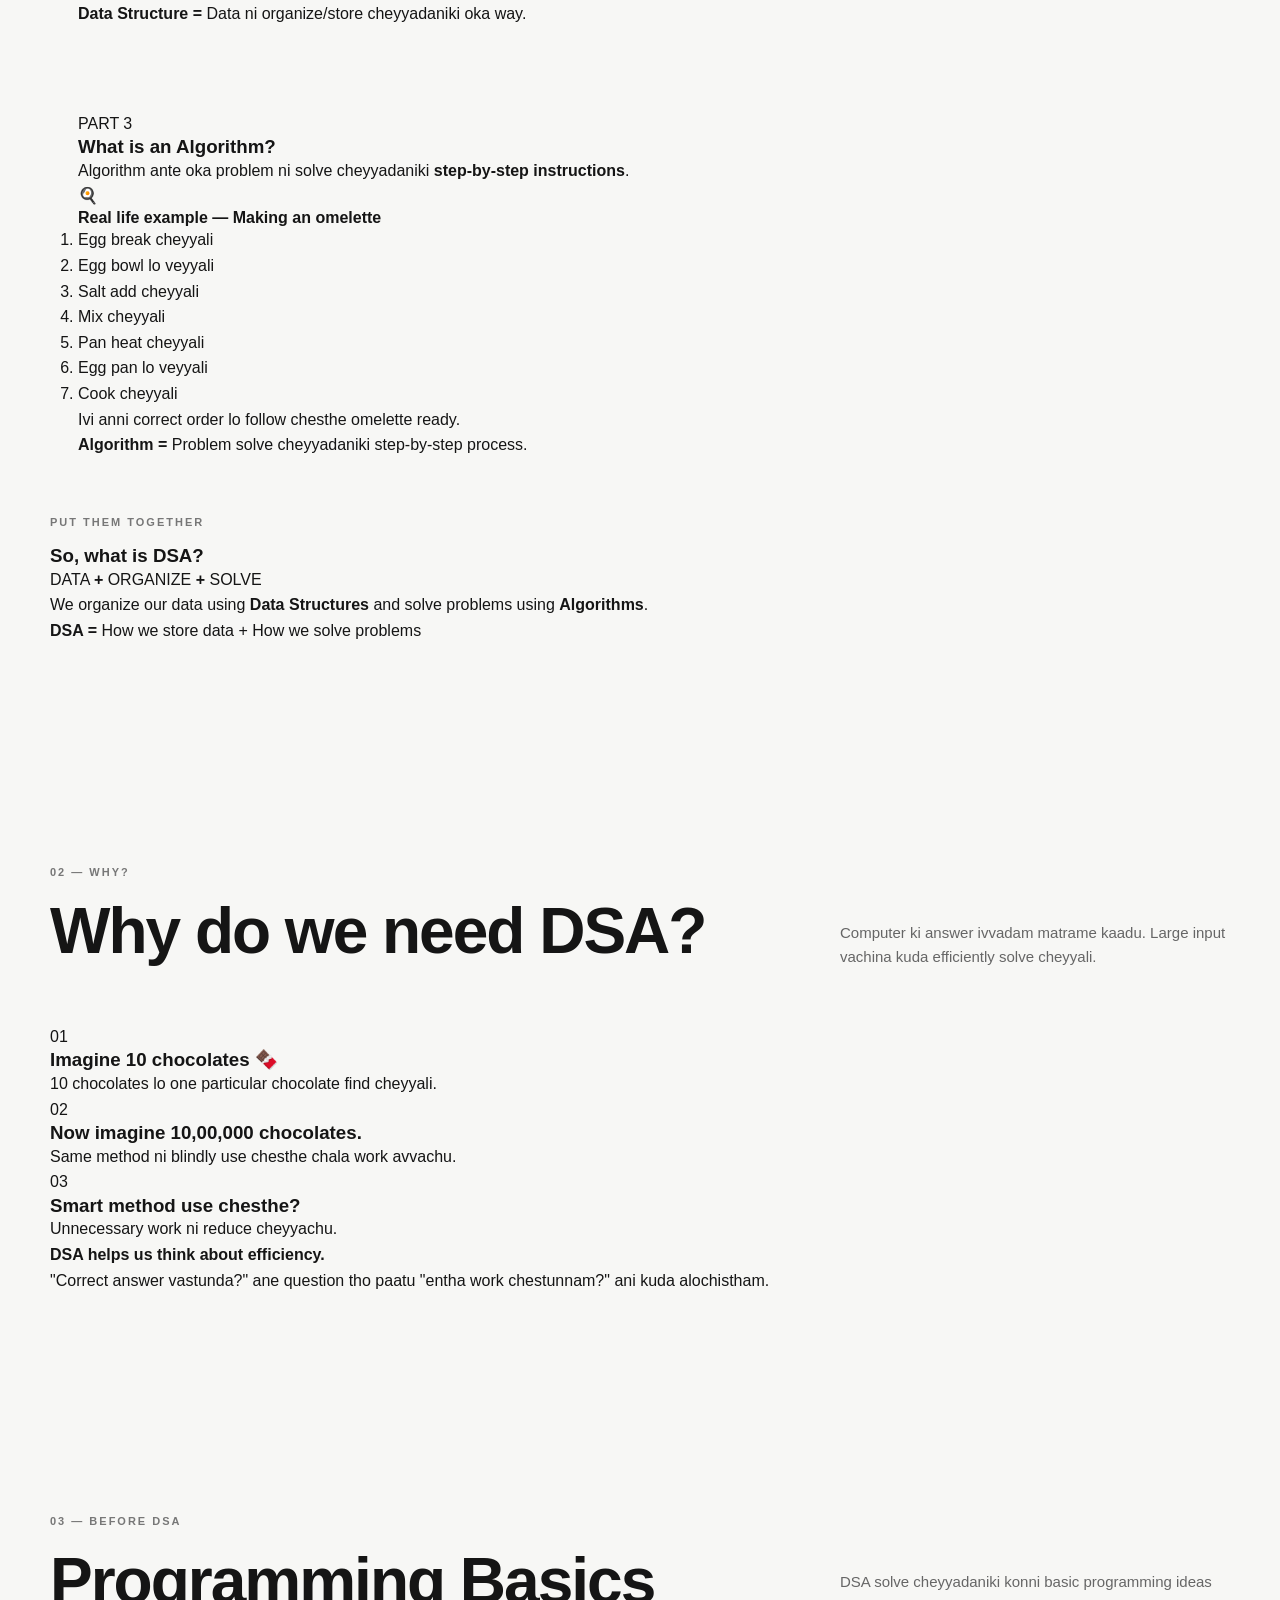
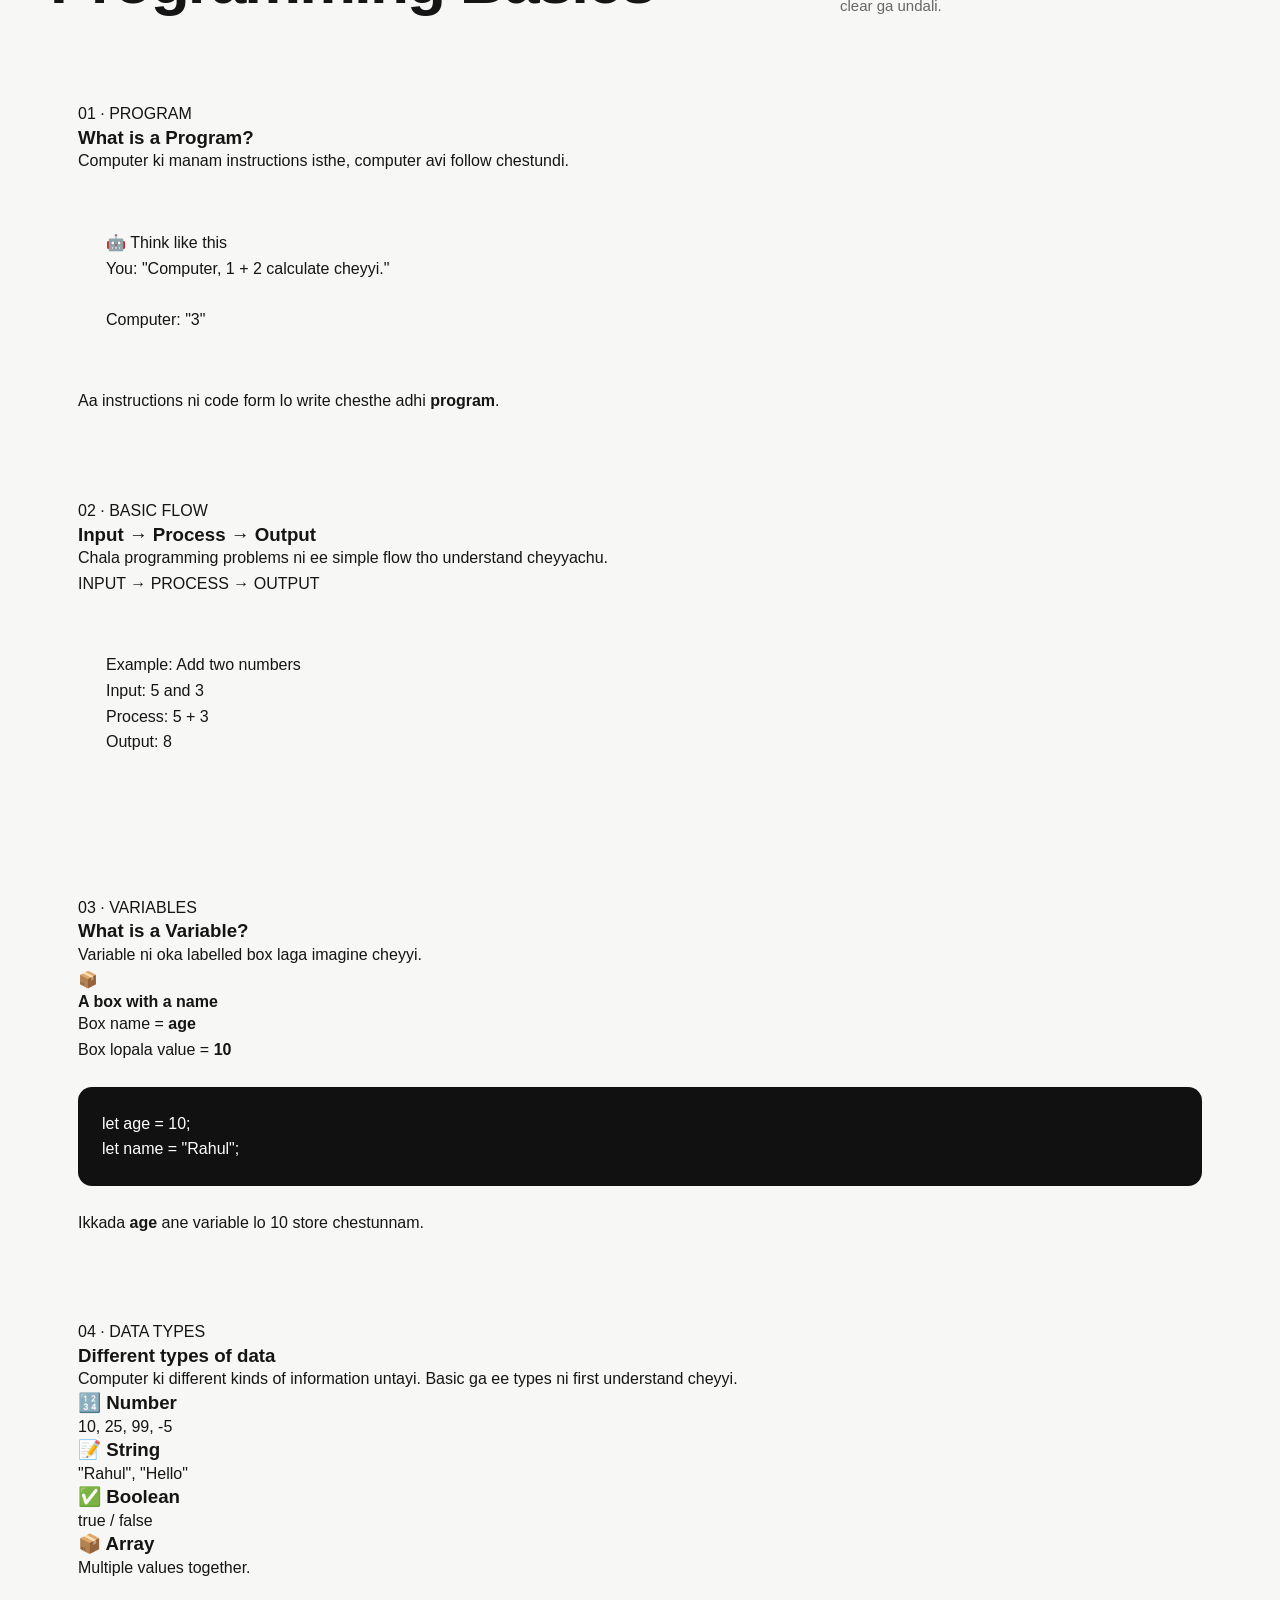
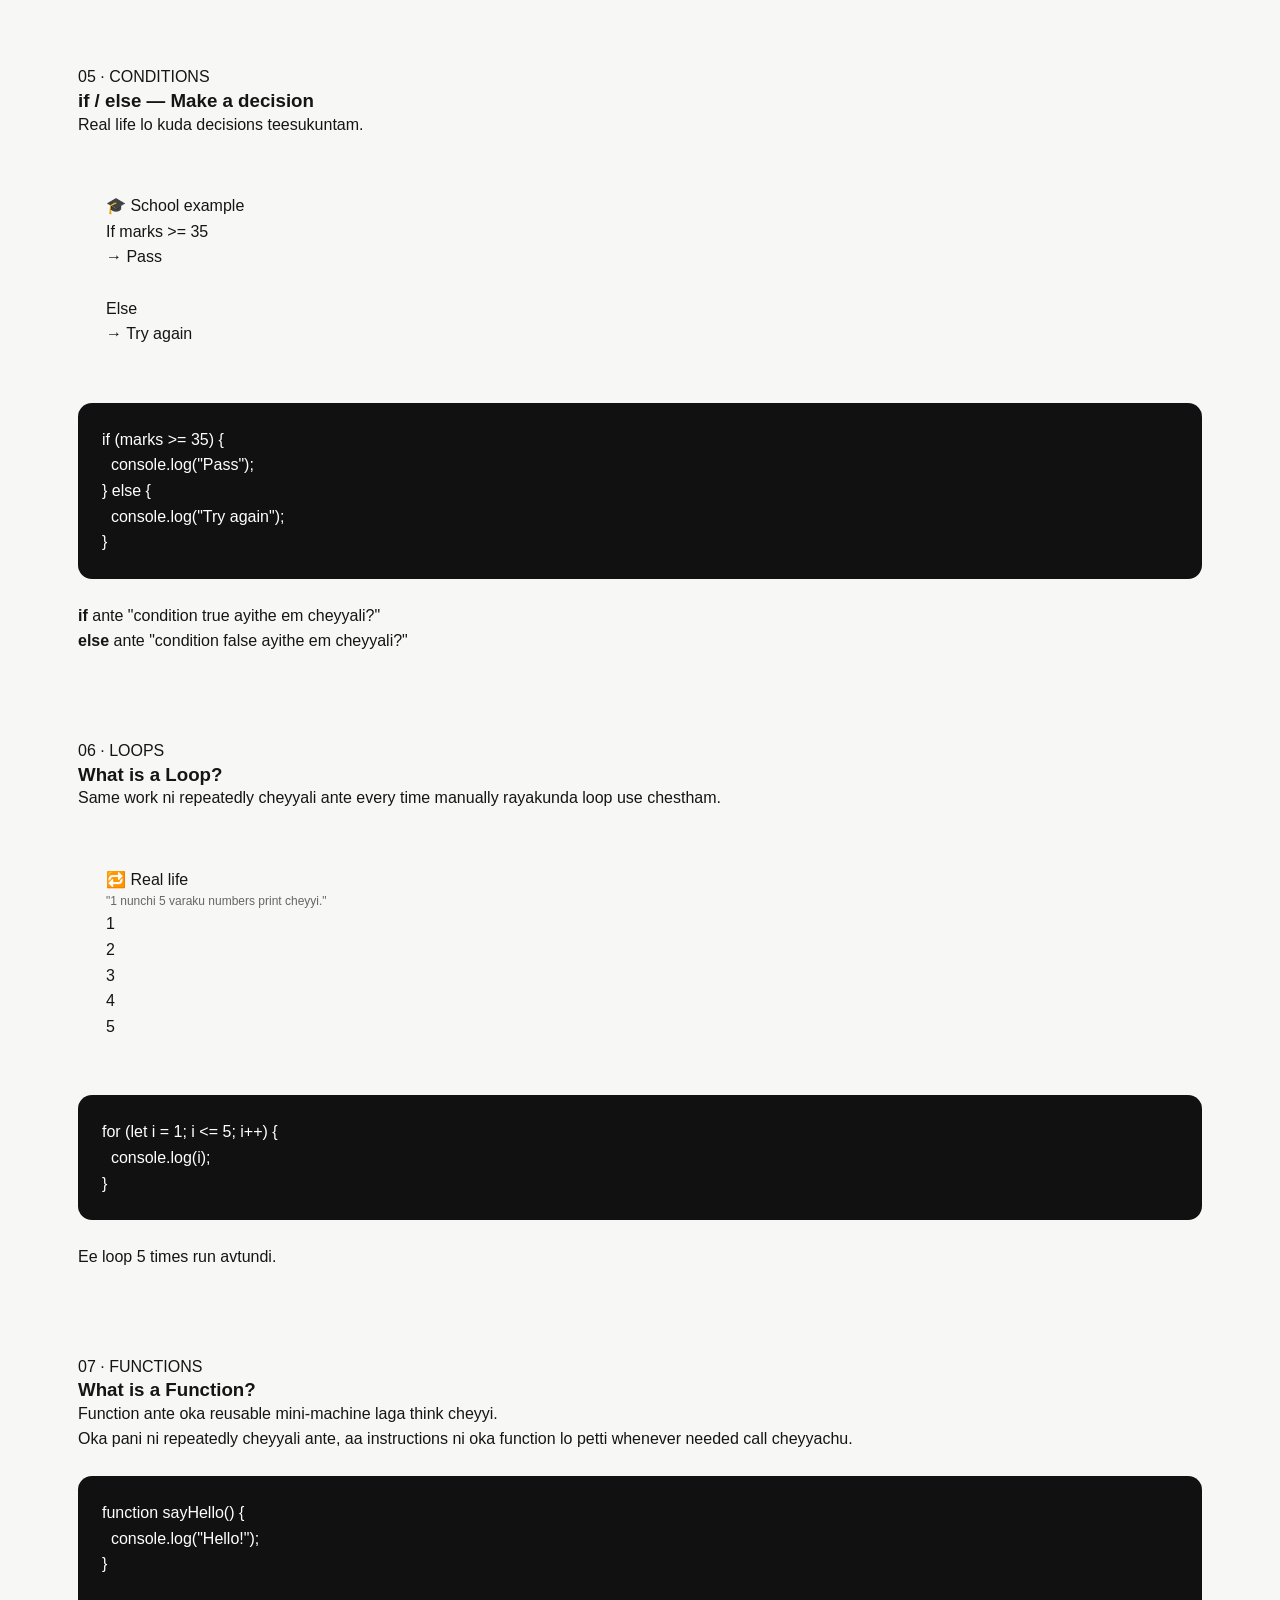
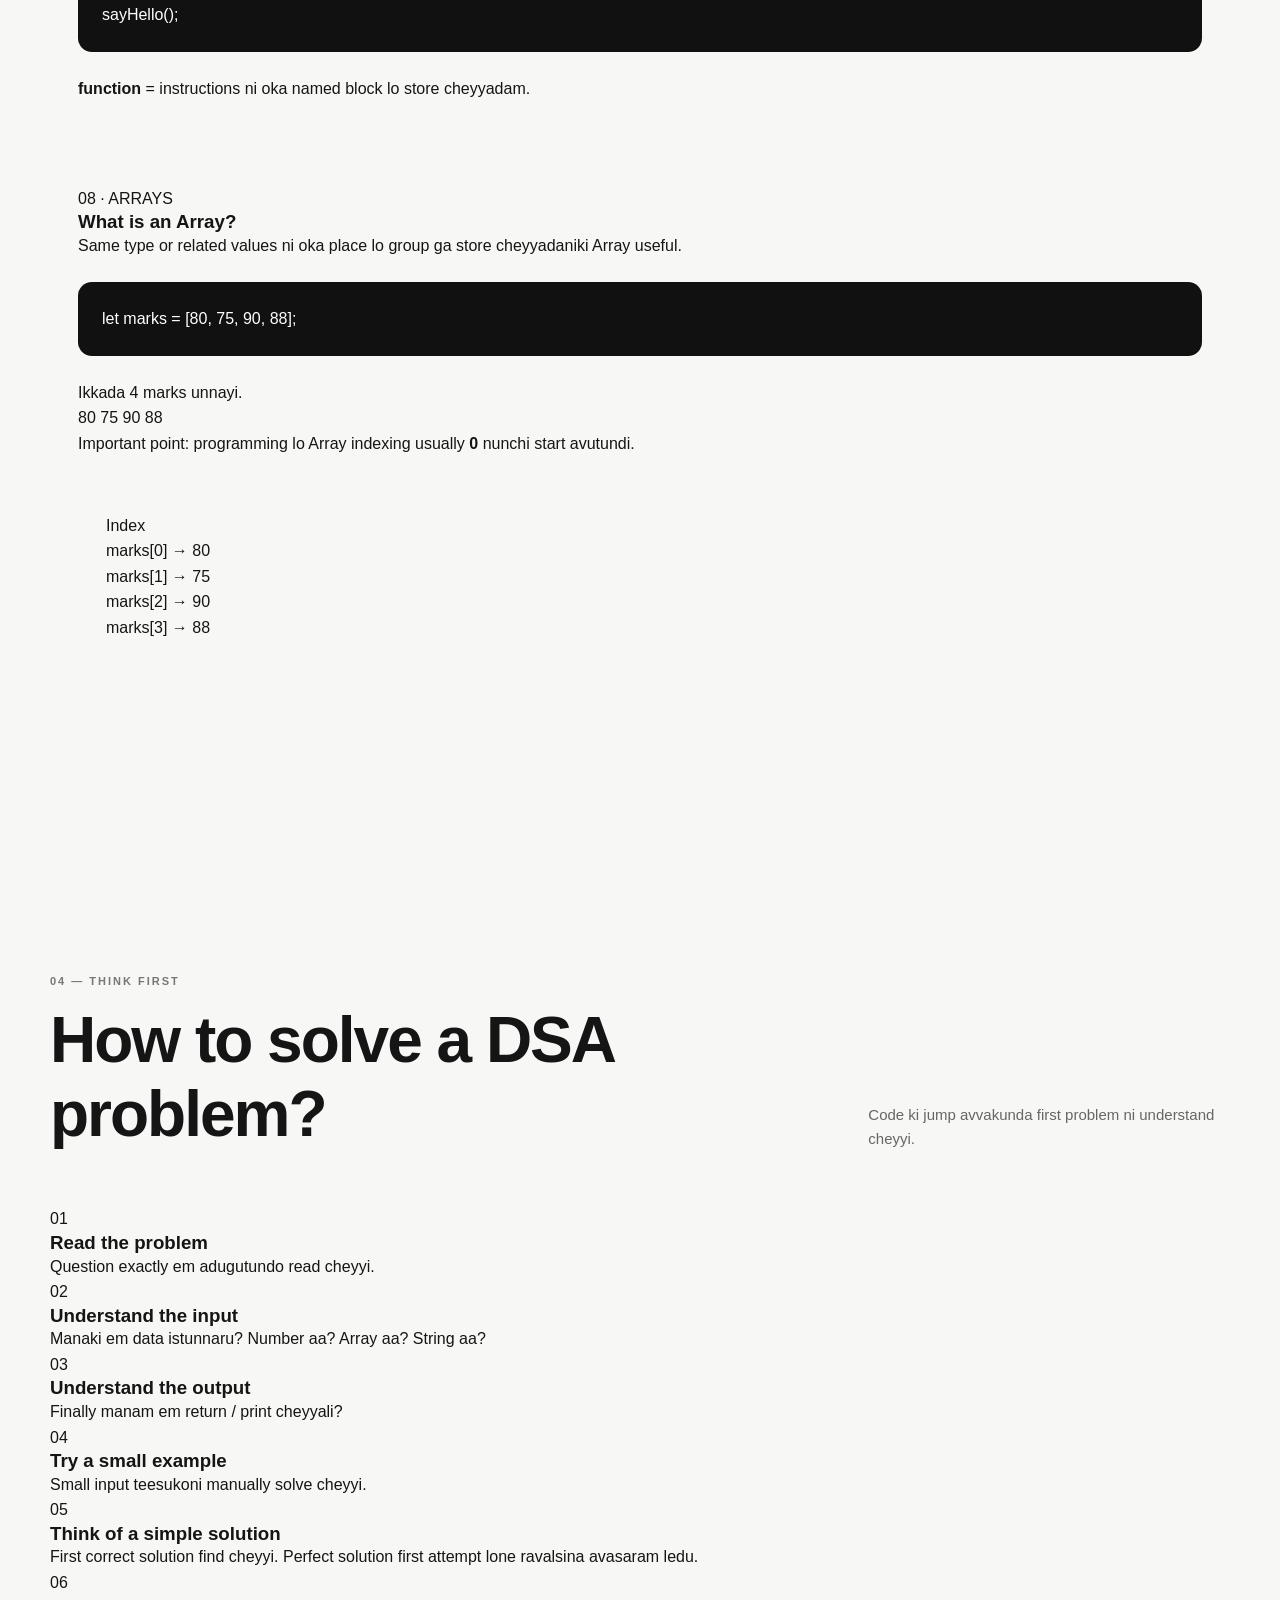
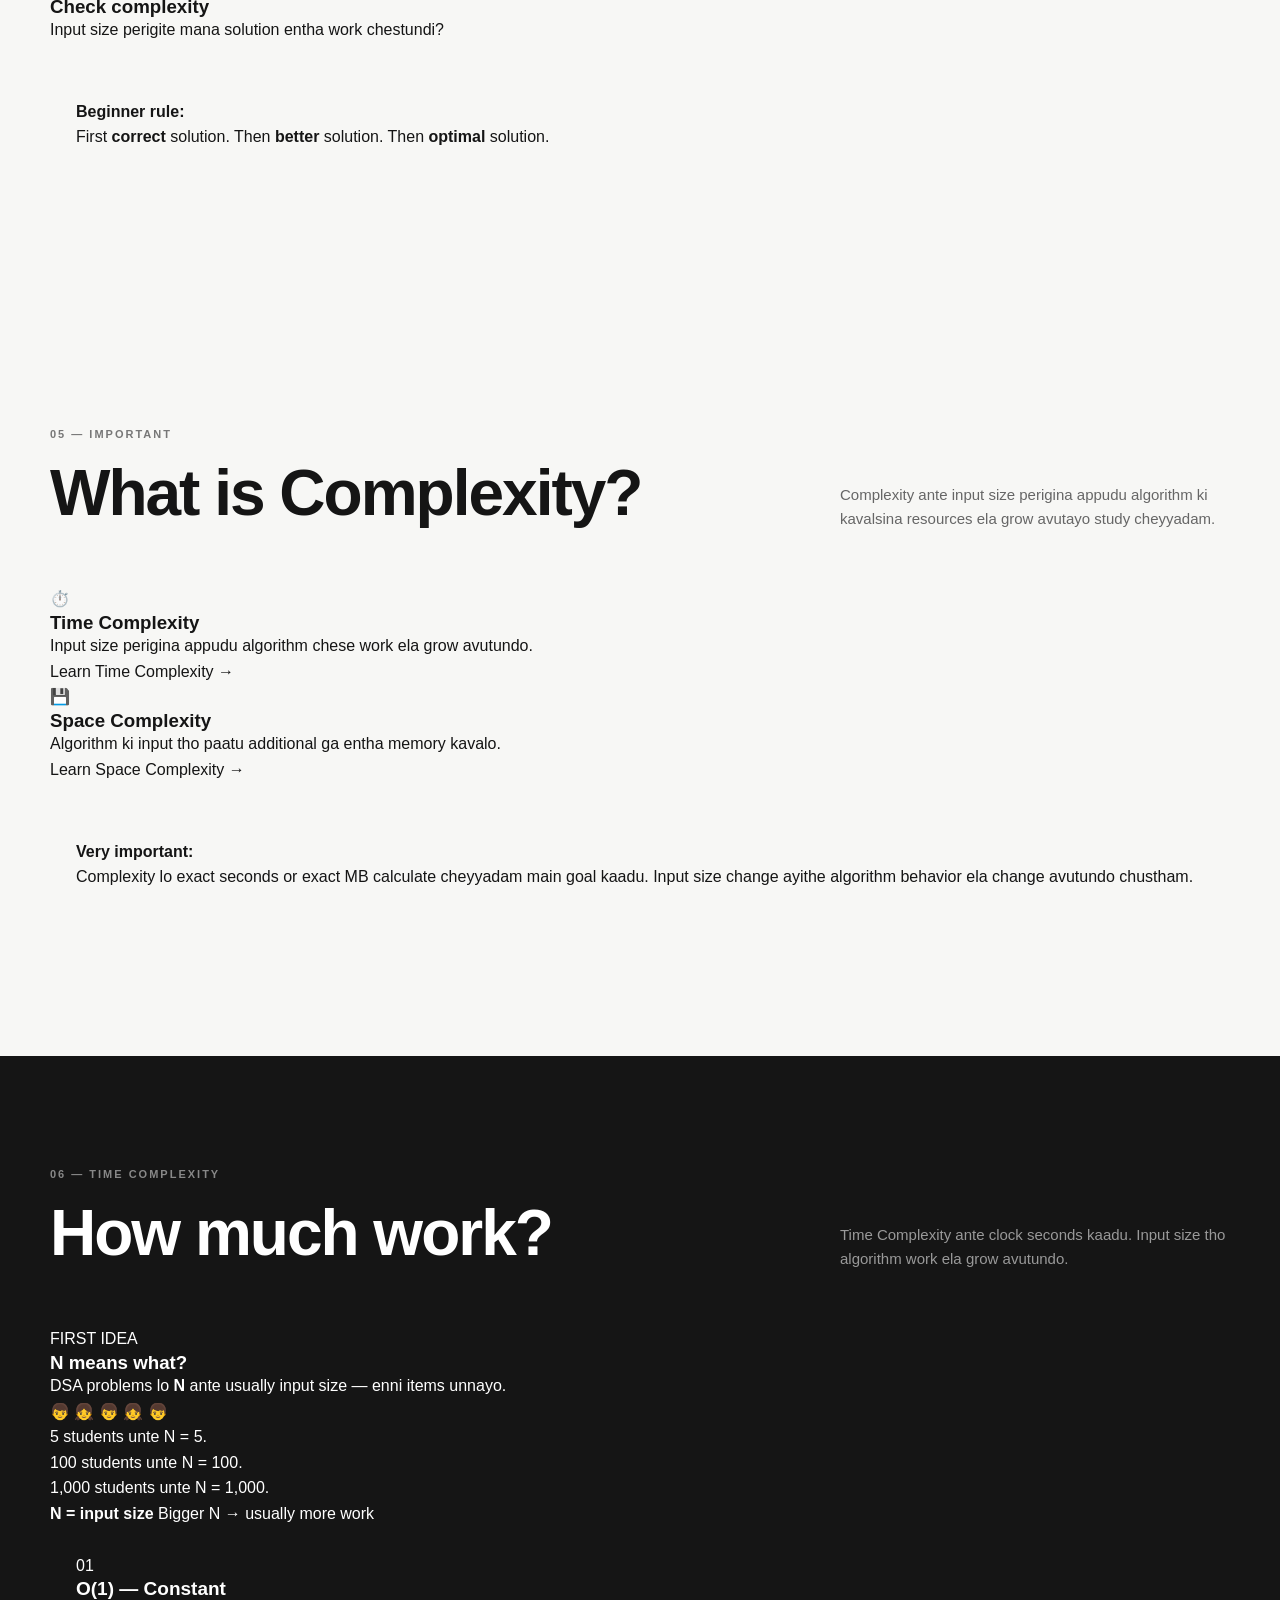
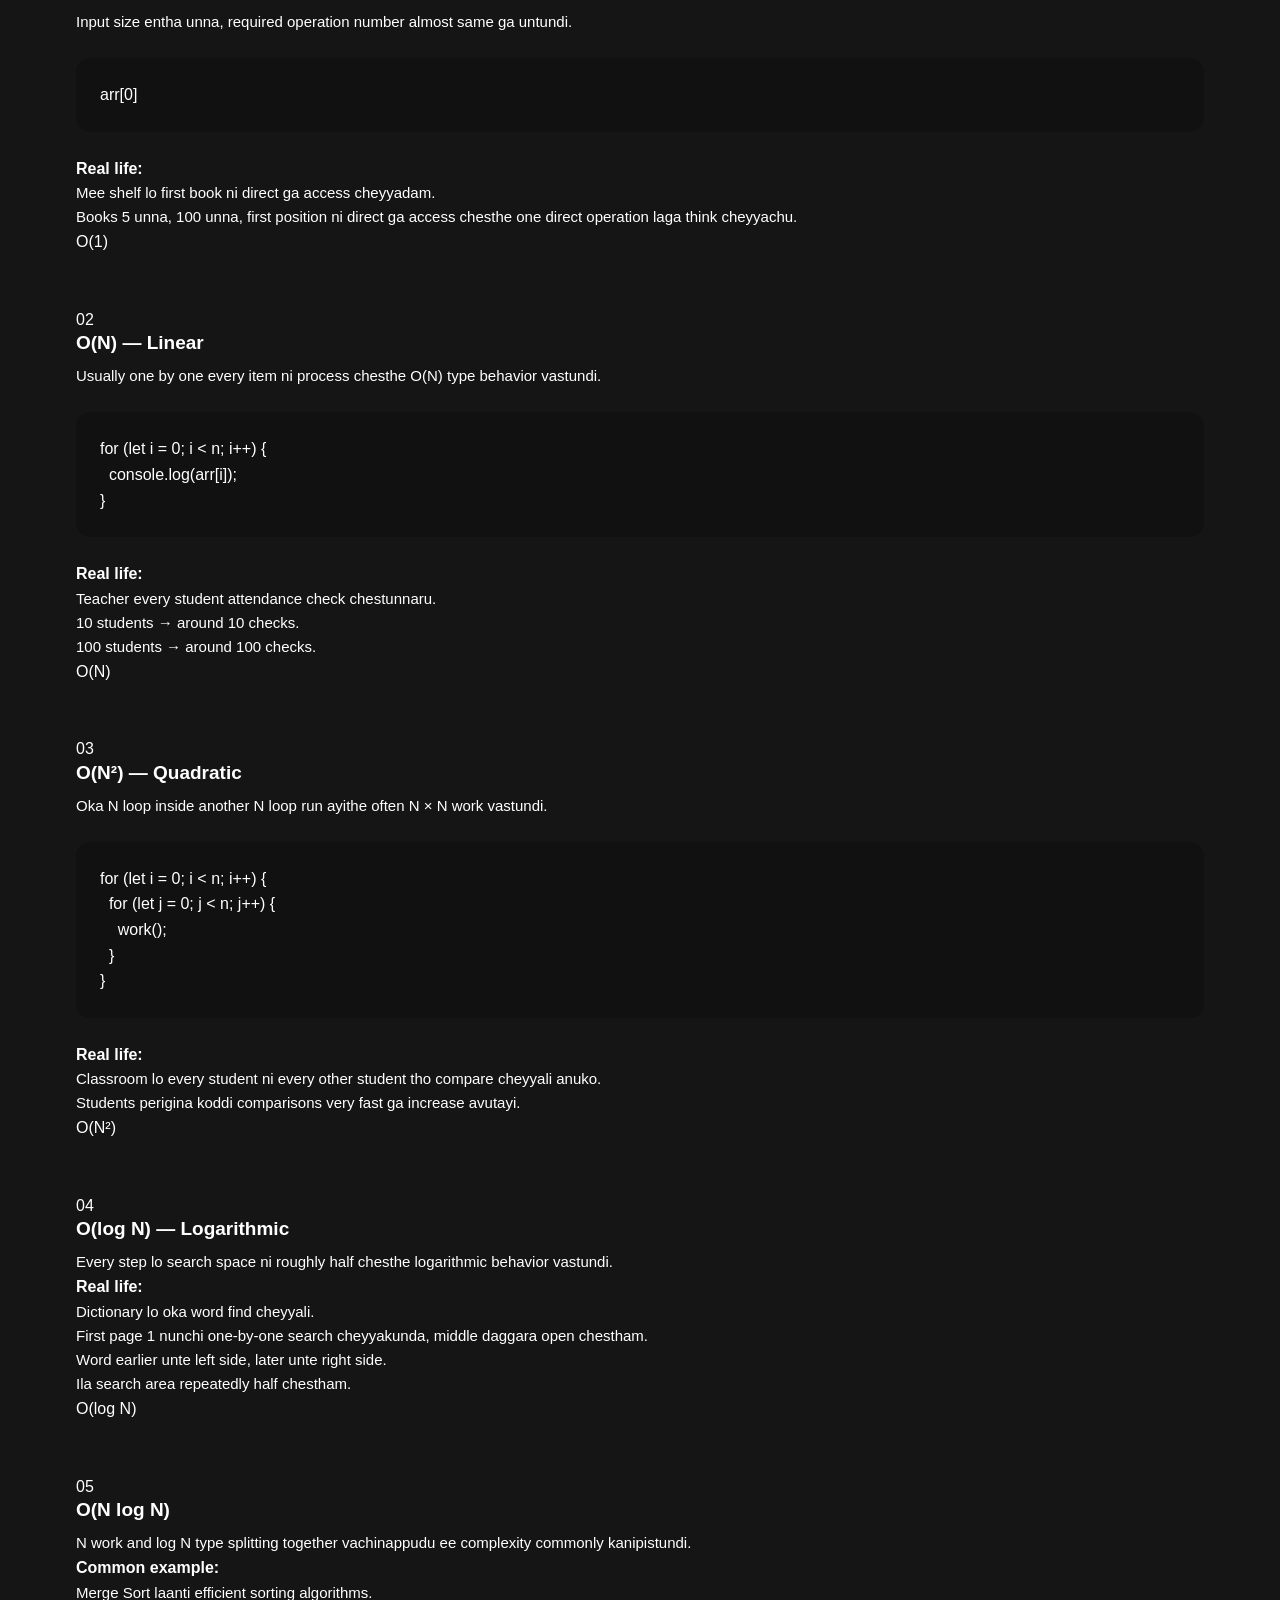
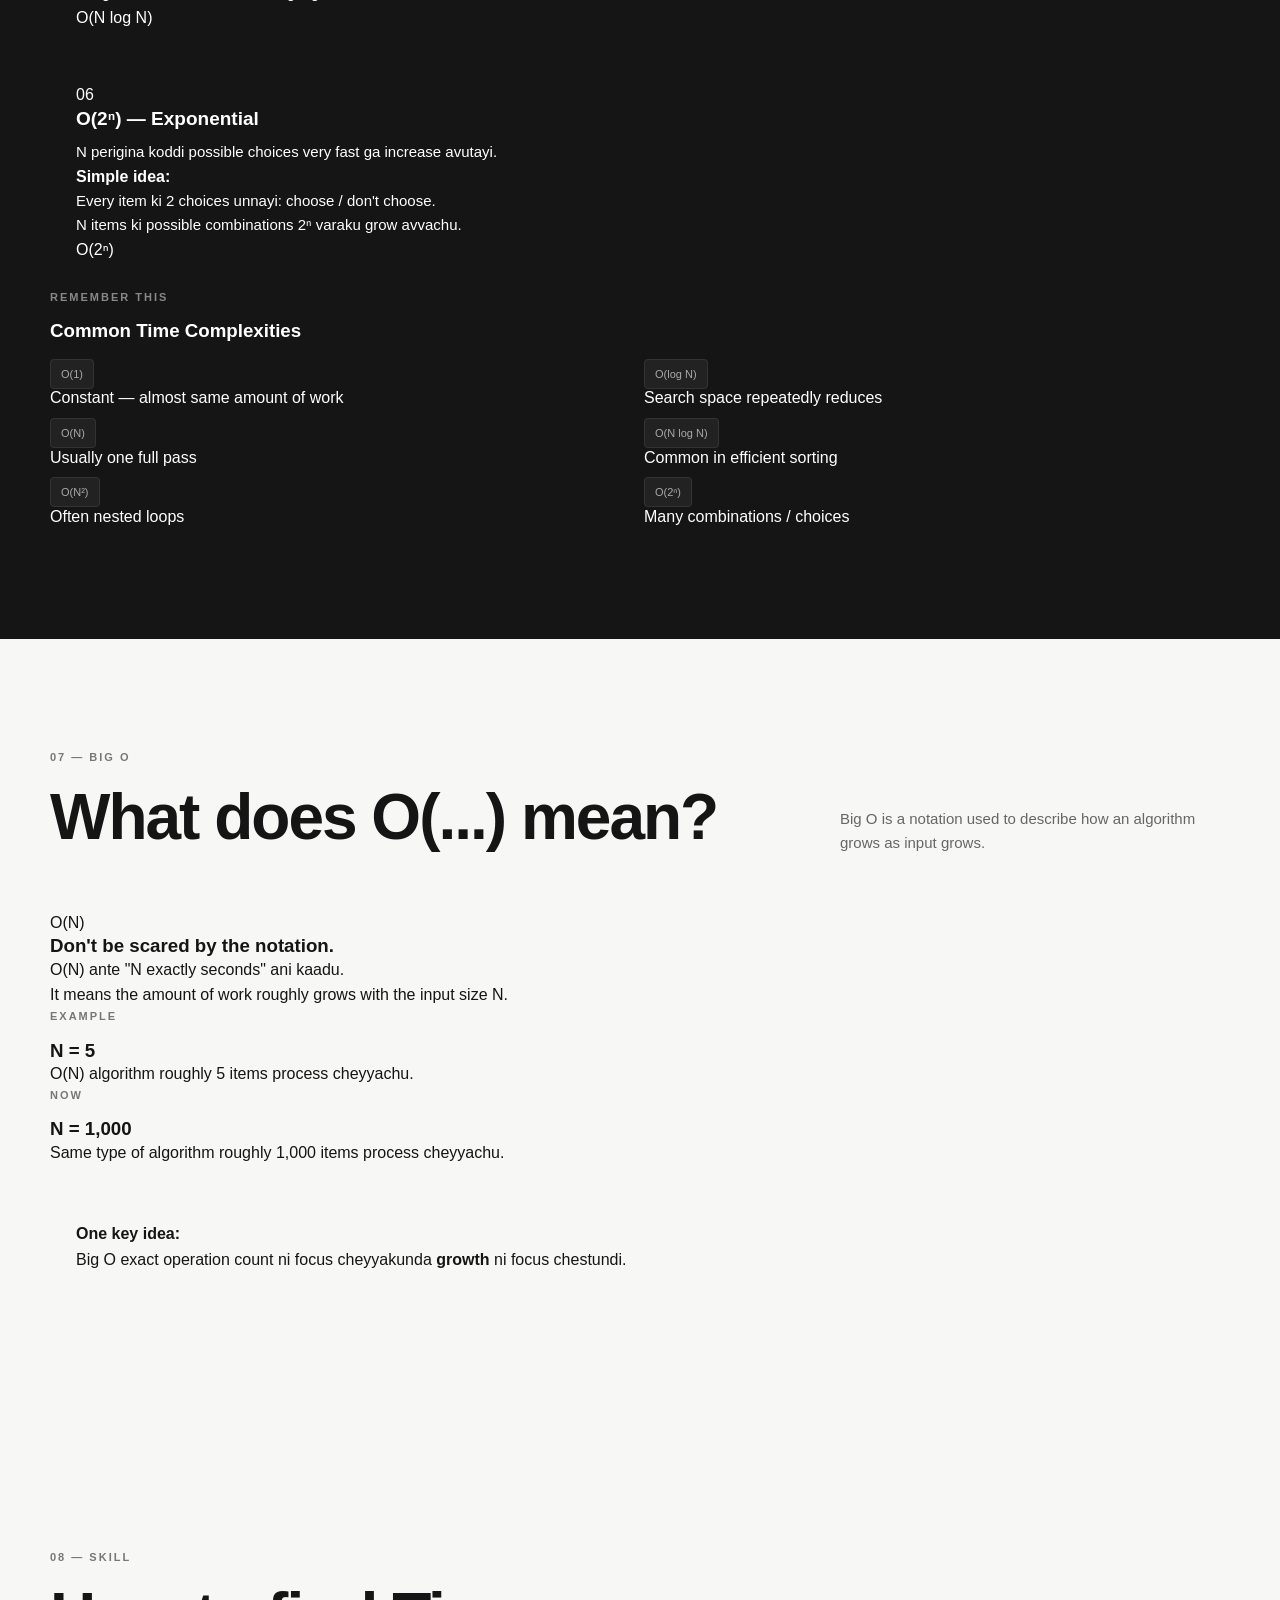
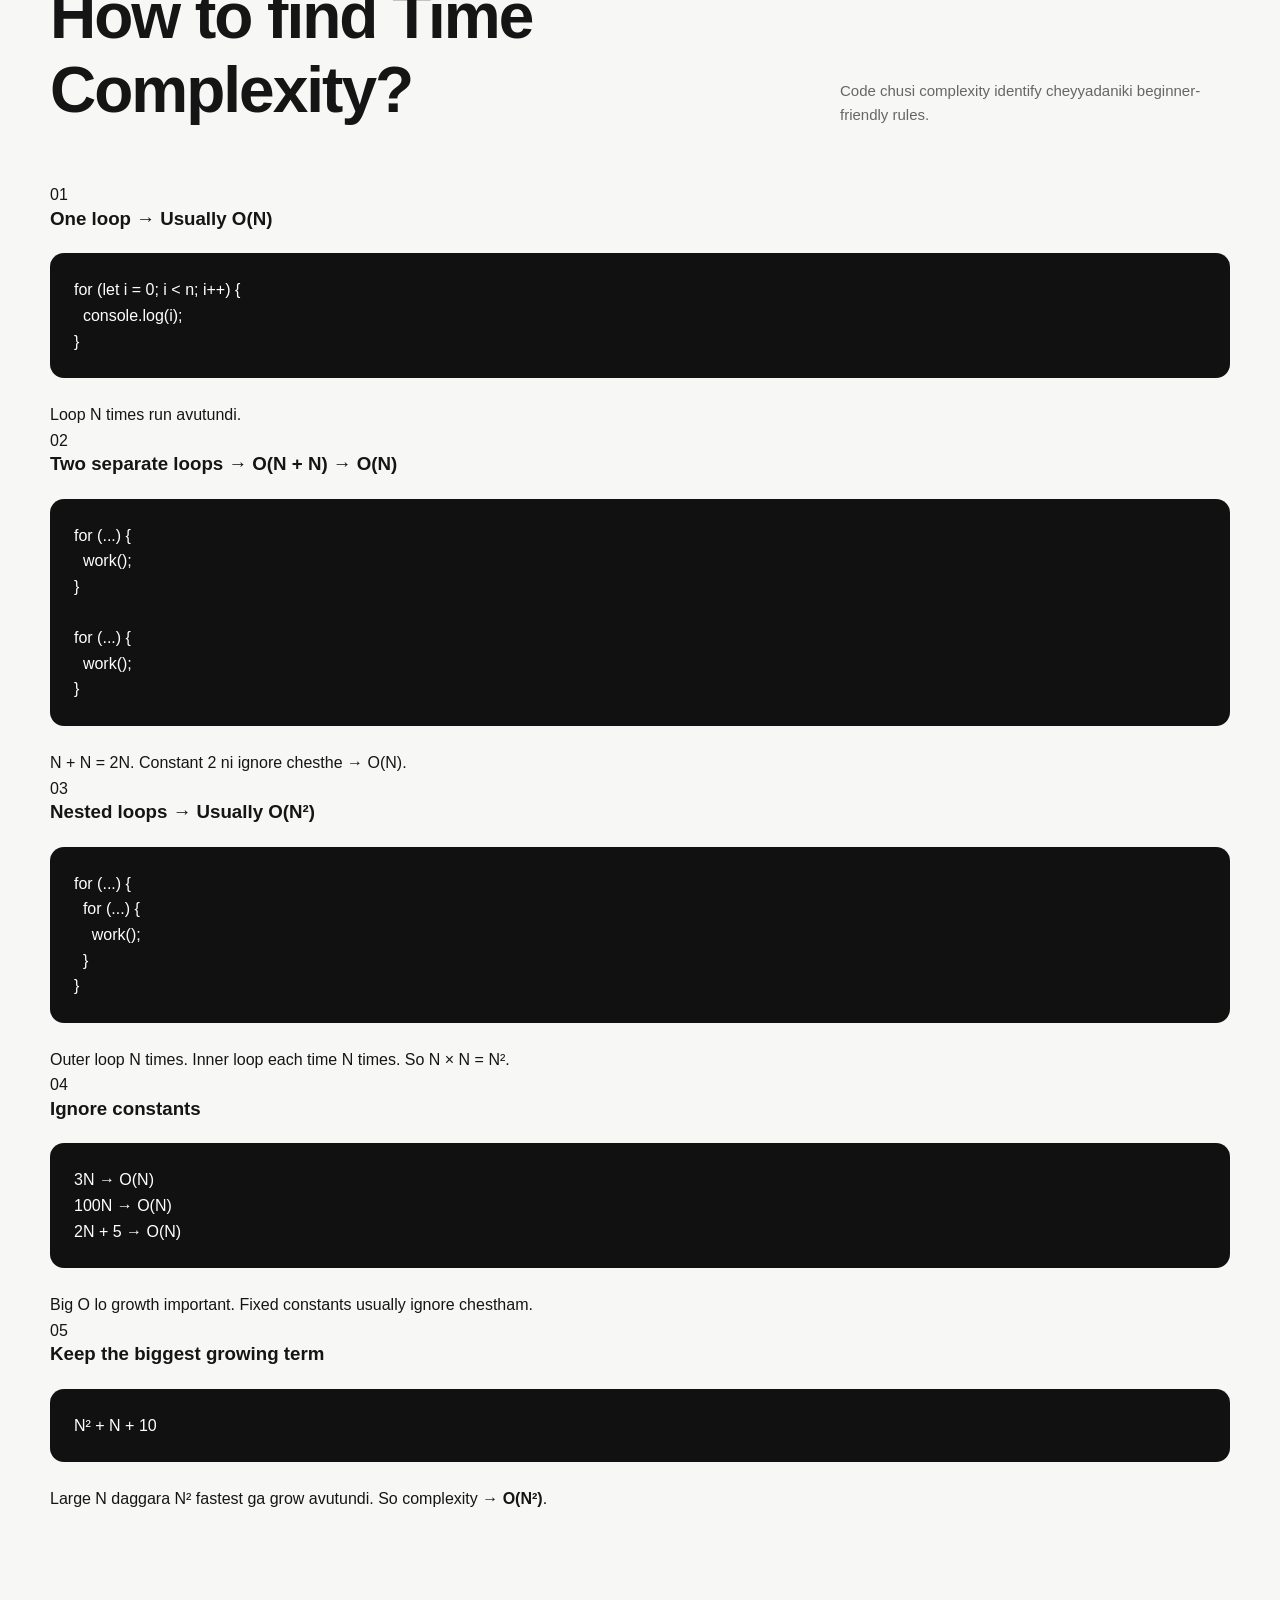
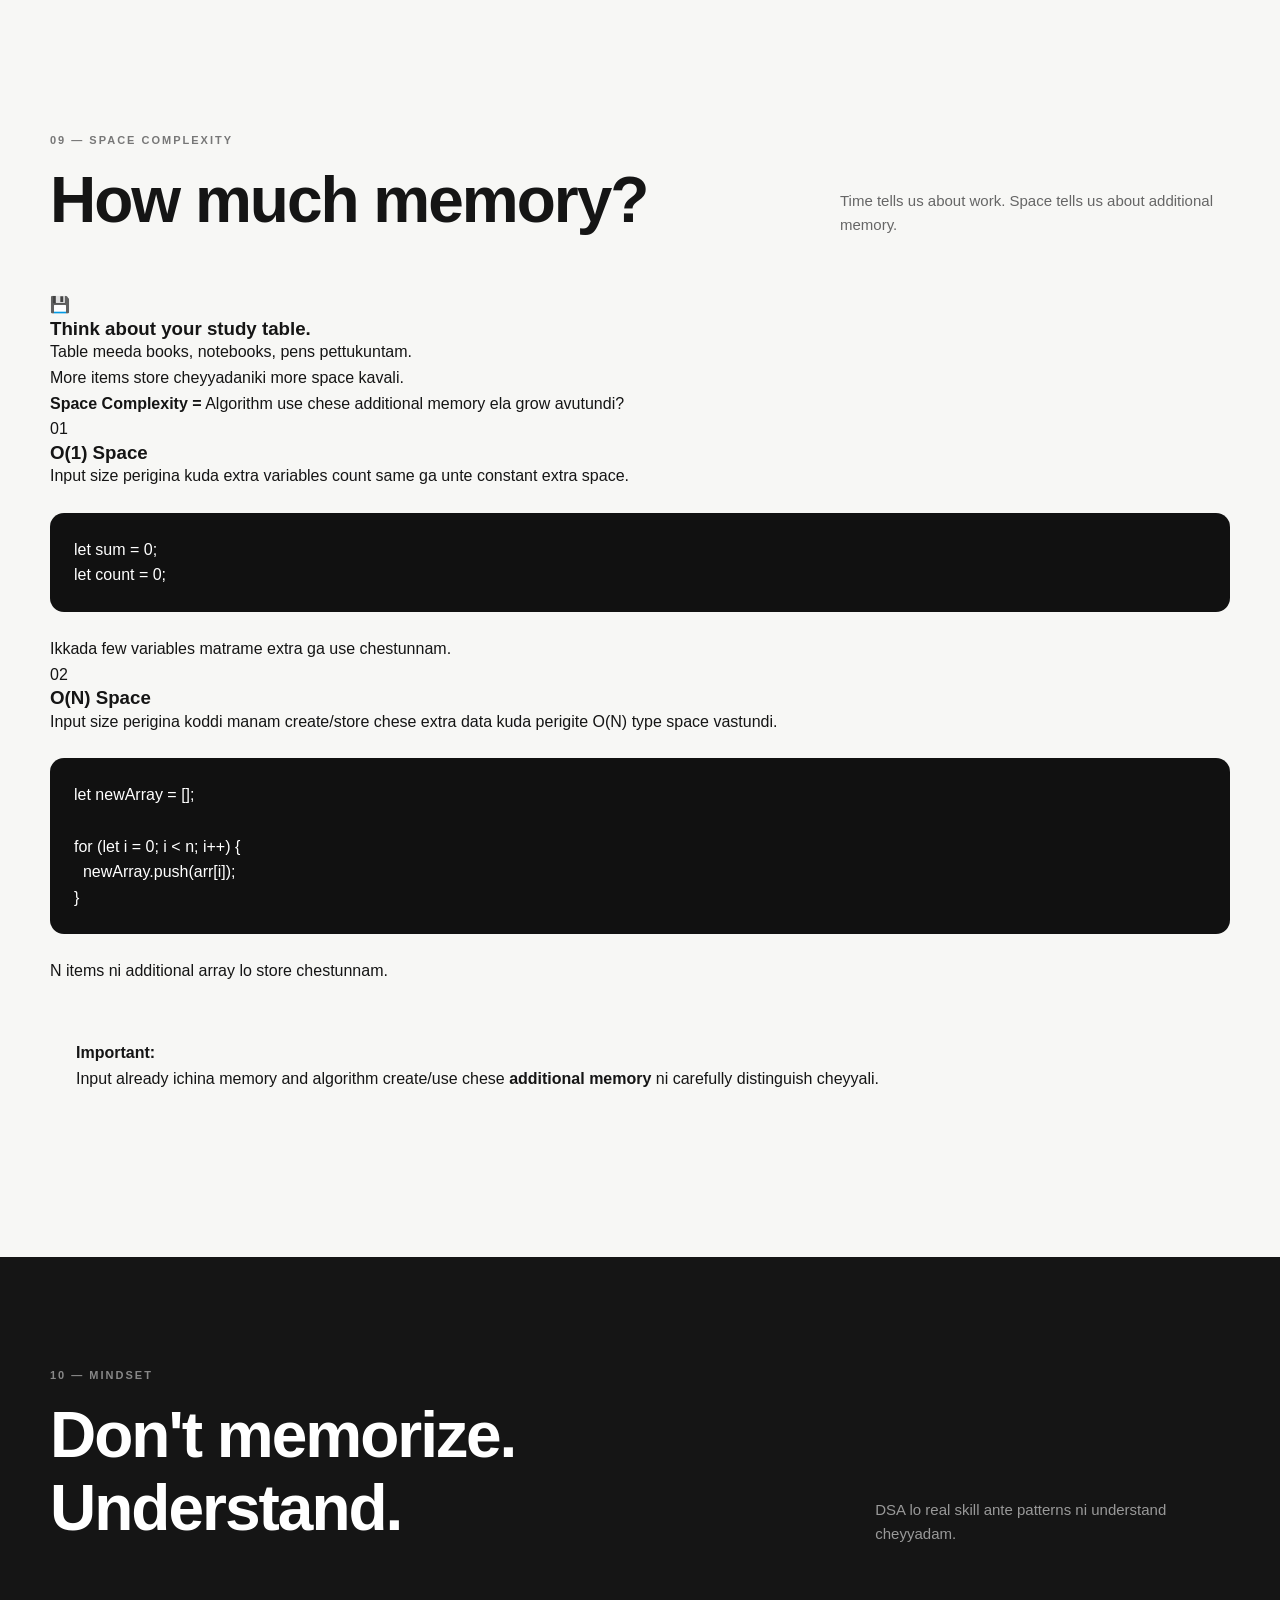
<file: foundation.html>
<!DOCTYPE html>
<html lang="en">
<head>
    <meta charset="UTF-8">
    <meta name="viewport" content="width=device-width, initial-scale=1.0">

    <title>DSA Foundations — DSA Master</title>

    <link rel="stylesheet" href="style.css">
</head>

<body>

    <!-- ================= HEADER ================= -->

    <header class="header">

        <div class="container header-content">

            <a href="index.html" class="logo">
                DSA<span>Master</span>
            </a>

            <nav class="nav">
                <a href="index.html">← Dashboard</a>
                <a href="#what-is-dsa">DSA</a>
                <a href="#programming-basics">Basics</a>
                <a href="#problem-solving">Problem Solving</a>
                <a href="#complexity">Complexity</a>
                <a href="#practice">Practice</a>
            </nav>

        </div>

    </header>


    <!-- ================= HERO ================= -->

    <main>

        <section class="foundation-hero">

            <div class="container">

                <p class="eyebrow">
                    FOUNDATION — 01
                </p>

                <h1>
                    DSA Foundations
                    <br>
                    <span>Start from zero.</span>
                </h1>

                <p class="foundation-intro">
                    DSA ni first time nerchukuntunnava?
                    Don't worry.
                    Ikkada manam coding expert laga kaadu —
                    <strong>complete beginner laga</strong> start chestham.
                </p>

                <div class="learning-note">
                    <span>💡</span>

                    <div>
                        <strong>Our rule</strong>

                        <p>
                            First understand <b>why</b>.
                            Then understand <b>how</b>.
                            Finally learn <b>code</b>.
                        </p>
                    </div>
                </div>

            </div>

        </section>


        <!-- ================= 01 WHAT IS DSA ================= -->

        <section class="section" id="what-is-dsa">

            <div class="container">

                <div class="section-heading">

                    <div>
                        <p class="eyebrow">01 — START HERE</p>
                        <h2>What is DSA?</h2>
                    </div>

                    <p>
                        Don't memorize the definition.
                        First understand the simple idea.
                    </p>

                </div>


                <div class="big-explanation">

                    <div class="explanation-number">
                        01
                    </div>

                    <div>

                        <h3>
                            DSA = Data Structures + Algorithms
                        </h3>

                        <p>
                            Simple ga cheppali ante:
                            <strong>data ni organise cheyyadam</strong>
                            + <strong>problems ni step-by-step solve cheyyadam</strong>.
                        </p>

                        <p>
                            Ippudu ee rendu words ni separate ga understand cheddam.
                        </p>

                    </div>

                </div>


                <!-- DATA -->

                <article class="lesson-card">

                    <span class="lesson-tag">
                        PART 1
                    </span>

                    <h3>
                        What is Data?
                    </h3>

                    <p>
                        Data ante <strong>information</strong>.
                    </p>

                    <p>
                        Example: mee classroom lo students unnaru.
                        Valla names, ages, marks, roll numbers —
                        ivanni data.
                    </p>

                    <div class="example-box">

                        <div class="example-title">
                            👦 Student Data
                        </div>

                        <div class="example-code">
                            Name: Rahul
                            <br>
                            Age: 10
                            <br>
                            Marks: 85
                        </div>

                    </div>

                    <div class="simple-rule">
                        <strong>Remember:</strong>
                        Data = Information
                    </div>

                </article>


                <!-- DATA STRUCTURE -->

                <article class="lesson-card">

                    <span class="lesson-tag">
                        PART 2
                    </span>

                    <h3>
                        What is a Data Structure?
                    </h3>

                    <p>
                        Mana daggara data undi.
                        But aa data ni ela arrange cheyyali?
                    </p>

                    <p>
                        Adhe <strong>Data Structure</strong>.
                    </p>

                    <div class="analogy">

                        <div class="analogy-icon">
                            🧸
                        </div>

                        <div>

                            <h4>
                                Real life example
                            </h4>

                            <p>
                                Mee room lo 20 toys unnayi anukondi.
                            </p>

                            <p>
                                Anni floor meeda random ga padeste
                                oka particular toy find cheyyadam difficult.
                            </p>

                            <p>
                                Cars oka box lo, dolls oka box lo,
                                balls oka box lo petti arrange chesthe
                                easy ga find cheyyachu.
                            </p>

                        </div>

                    </div>

                    <div class="simple-rule">
                        <strong>Data Structure =</strong>
                        Data ni organize/store cheyyadaniki oka way.
                    </div>

                </article>


                <!-- ALGORITHM -->

                <article class="lesson-card">

                    <span class="lesson-tag">
                        PART 3
                    </span>

                    <h3>
                        What is an Algorithm?
                    </h3>

                    <p>
                        Algorithm ante oka problem ni solve cheyyadaniki
                        <strong>step-by-step instructions</strong>.
                    </p>

                    <div class="analogy">

                        <div class="analogy-icon">
                            🍳
                        </div>

                        <div>

                            <h4>
                                Real life example — Making an omelette
                            </h4>

                            <ol class="simple-list">
                                <li>Egg break cheyyali</li>
                                <li>Egg bowl lo veyyali</li>
                                <li>Salt add cheyyali</li>
                                <li>Mix cheyyali</li>
                                <li>Pan heat cheyyali</li>
                                <li>Egg pan lo veyyali</li>
                                <li>Cook cheyyali</li>
                            </ol>

                        </div>

                    </div>

                    <p>
                        Ivi anni correct order lo follow chesthe
                        omelette ready.
                    </p>

                    <div class="simple-rule">
                        <strong>Algorithm =</strong>
                        Problem solve cheyyadaniki step-by-step process.
                    </div>

                </article>


                <!-- DSA CONNECTION -->

                <article class="connection-card">

                    <p class="eyebrow">
                        PUT THEM TOGETHER
                    </p>

                    <h3>
                        So, what is DSA?
                    </h3>

                    <div class="formula">
                        <span>DATA</span>
                        <b>+</b>
                        <span>ORGANIZE</span>
                        <b>+</b>
                        <span>SOLVE</span>
                    </div>

                    <p>
                        We organize our data using
                        <strong>Data Structures</strong>
                        and solve problems using
                        <strong>Algorithms</strong>.
                    </p>

                    <div class="simple-rule dark-rule">
                        <strong>DSA =</strong>
                        How we store data + How we solve problems
                    </div>

                </article>

            </div>

        </section>


        <!-- ================= 02 WHY DSA ================= -->

        <section class="section soft-section" id="why-dsa">

            <div class="container">

                <div class="section-heading">

                    <div>
                        <p class="eyebrow">02 — WHY?</p>
                        <h2>Why do we need DSA?</h2>
                    </div>

                    <p>
                        Computer ki answer ivvadam matrame kaadu.
                        Large input vachina kuda efficiently solve cheyyali.
                    </p>

                </div>


                <div class="story-card">

                    <div class="story-step">

                        <span>01</span>

                        <div>
                            <h3>
                                Imagine 10 chocolates 🍫
                            </h3>

                            <p>
                                10 chocolates lo one particular chocolate
                                find cheyyali.
                            </p>
                        </div>

                    </div>


                    <div class="story-step">

                        <span>02</span>

                        <div>
                            <h3>
                                Now imagine 10,00,000 chocolates.
                            </h3>

                            <p>
                                Same method ni blindly use chesthe
                                chala work avvachu.
                            </p>
                        </div>

                    </div>


                    <div class="story-step">

                        <span>03</span>

                        <div>
                            <h3>
                                Smart method use chesthe?
                            </h3>

                            <p>
                                Unnecessary work ni reduce cheyyachu.
                            </p>
                        </div>

                    </div>


                    <div class="story-result">

                        <strong>
                            DSA helps us think about efficiency.
                        </strong>

                        <p>
                            "Correct answer vastunda?" ane question tho paatu
                            "entha work chestunnam?" ani kuda alochistham.
                        </p>

                    </div>

                </div>

            </div>

        </section>


        <!-- ================= 03 PROGRAMMING BASICS ================= -->

        <section class="section" id="programming-basics">

            <div class="container">

                <div class="section-heading">

                    <div>
                        <p class="eyebrow">03 — BEFORE DSA</p>
                        <h2>Programming Basics</h2>
                    </div>

                    <p>
                        DSA solve cheyyadaniki konni basic programming ideas
                        clear ga undali.
                    </p>

                </div>


                <!-- PROGRAM -->

                <article class="lesson-card">

                    <span class="lesson-tag">
                        01 · PROGRAM
                    </span>

                    <h3>
                        What is a Program?
                    </h3>

                    <p>
                        Computer ki manam instructions isthe,
                        computer avi follow chestundi.
                    </p>

                    <div class="example-box">

                        <div class="example-title">
                            🤖 Think like this
                        </div>

                        <div class="example-code">
                            You: "Computer, 1 + 2 calculate cheyyi."
                            <br><br>
                            Computer: "3"
                        </div>

                    </div>

                    <p>
                        Aa instructions ni code form lo write chesthe
                        adhi <strong>program</strong>.
                    </p>

                </article>


                <!-- INPUT PROCESS OUTPUT -->

                <article class="lesson-card">

                    <span class="lesson-tag">
                        02 · BASIC FLOW
                    </span>

                    <h3>
                        Input → Process → Output
                    </h3>

                    <p>
                        Chala programming problems ni ee simple flow tho
                        understand cheyyachu.
                    </p>

                    <div class="formula">
                        <span>INPUT</span>
                        <b>→</b>
                        <span>PROCESS</span>
                        <b>→</b>
                        <span>OUTPUT</span>
                    </div>

                    <div class="example-box">

                        <div class="example-title">
                            Example: Add two numbers
                        </div>

                        <div class="example-code">
                            Input: 5 and 3
                            <br>
                            Process: 5 + 3
                            <br>
                            Output: 8
                        </div>

                    </div>

                </article>


                <!-- VARIABLES -->

                <article class="lesson-card">

                    <span class="lesson-tag">
                        03 · VARIABLES
                    </span>

                    <h3>
                        What is a Variable?
                    </h3>

                    <p>
                        Variable ni oka labelled box laga imagine cheyyi.
                    </p>

                    <div class="analogy">

                        <div class="analogy-icon">
                            📦
                        </div>

                        <div>

                            <h4>
                                A box with a name
                            </h4>

                            <p>
                                Box name = <strong>age</strong>
                            </p>

                            <p>
                                Box lopala value = <strong>10</strong>
                            </p>

                        </div>

                    </div>

                    <div class="code-example light-code">
                        let age = 10;
                        <br>
                        let name = "Rahul";
                    </div>

                    <p>
                        Ikkada <strong>age</strong> ane variable lo
                        10 store chestunnam.
                    </p>

                </article>


                <!-- DATA TYPES -->

                <article class="lesson-card">

                    <span class="lesson-tag">
                        04 · DATA TYPES
                    </span>

                    <h3>
                        Different types of data
                    </h3>

                    <p>
                        Computer ki different kinds of information untayi.
                        Basic ga ee types ni first understand cheyyi.
                    </p>

                    <div class="two-column-cards">

                        <div class="definition-card">
                            <h3>🔢 Number</h3>
                            <p>
                                10, 25, 99, -5
                            </p>
                        </div>

                        <div class="definition-card">
                            <h3>📝 String</h3>
                            <p>
                                "Rahul", "Hello"
                            </p>
                        </div>

                        <div class="definition-card">
                            <h3>✅ Boolean</h3>
                            <p>
                                true / false
                            </p>
                        </div>

                        <div class="definition-card">
                            <h3>📦 Array</h3>
                            <p>
                                Multiple values together.
                            </p>
                        </div>

                    </div>

                </article>


                <!-- CONDITIONS -->

                <article class="lesson-card">

                    <span class="lesson-tag">
                        05 · CONDITIONS
                    </span>

                    <h3>
                        if / else — Make a decision
                    </h3>

                    <p>
                        Real life lo kuda decisions teesukuntam.
                    </p>

                    <div class="example-box">

                        <div class="example-title">
                            🎓 School example
                        </div>

                        <div class="example-code">
                            If marks >= 35
                            <br>
                            → Pass
                            <br><br>
                            Else
                            <br>
                            → Try again
                        </div>

                    </div>

                    <div class="code-example light-code">
                        if (marks >= 35) {
                        <br>
                        &nbsp;&nbsp;console.log("Pass");
                        <br>
                        } else {
                        <br>
                        &nbsp;&nbsp;console.log("Try again");
                        <br>
                        }
                    </div>

                    <p>
                        <strong>if</strong> ante "condition true ayithe em cheyyali?"
                        <br>
                        <strong>else</strong> ante "condition false ayithe em cheyyali?"
                    </p>

                </article>


                <!-- LOOPS -->

                <article class="lesson-card">

                    <span class="lesson-tag">
                        06 · LOOPS
                    </span>

                    <h3>
                        What is a Loop?
                    </h3>

                    <p>
                        Same work ni repeatedly cheyyali ante
                        every time manually rayakunda loop use chestham.
                    </p>

                    <div class="example-box">

                        <div class="example-title">
                            🔁 Real life
                        </div>

                        <p>
                            "1 nunchi 5 varaku numbers print cheyyi."
                        </p>

                        <div class="example-code">
                            1
                            <br>
                            2
                            <br>
                            3
                            <br>
                            4
                            <br>
                            5
                        </div>

                    </div>

                    <div class="code-example light-code">
                        for (let i = 1; i <= 5; i++) {
                        <br>
                        &nbsp;&nbsp;console.log(i);
                        <br>
                        }
                    </div>

                    <p>
                        Ee loop 5 times run avtundi.
                    </p>

                </article>


                <!-- FUNCTIONS -->

                <article class="lesson-card">

                    <span class="lesson-tag">
                        07 · FUNCTIONS
                    </span>

                    <h3>
                        What is a Function?
                    </h3>

                    <p>
                        Function ante oka reusable mini-machine laga think cheyyi.
                    </p>

                    <p>
                        Oka pani ni repeatedly cheyyali ante,
                        aa instructions ni oka function lo petti
                        whenever needed call cheyyachu.
                    </p>

                    <div class="code-example light-code">
                        function sayHello() {
                        <br>
                        &nbsp;&nbsp;console.log("Hello!");
                        <br>
                        }
                        <br><br>
                        sayHello();
                    </div>

                    <p>
                        <strong>function</strong> = instructions ni oka named block lo store cheyyadam.
                    </p>

                </article>


                <!-- ARRAYS -->

                <article class="lesson-card">

                    <span class="lesson-tag">
                        08 · ARRAYS
                    </span>

                    <h3>
                        What is an Array?
                    </h3>

                    <p>
                        Same type or related values ni oka place lo
                        group ga store cheyyadaniki Array useful.
                    </p>

                    <div class="code-example light-code">
                        let marks = [80, 75, 90, 88];
                    </div>

                    <p>
                        Ikkada 4 marks unnayi.
                    </p>

                    <div class="number-row">
                        <span>80</span>
                        <span>75</span>
                        <span>90</span>
                        <span>88</span>
                    </div>

                    <p>
                        Important point:
                        programming lo Array indexing usually
                        <strong>0</strong> nunchi start avutundi.
                    </p>

                    <div class="example-box">

                        <div class="example-title">
                            Index
                        </div>

                        <div class="example-code">
                            marks[0] → 80
                            <br>
                            marks[1] → 75
                            <br>
                            marks[2] → 90
                            <br>
                            marks[3] → 88
                        </div>

                    </div>

                </article>

            </div>

        </section>


        <!-- ================= 04 PROBLEM SOLVING ================= -->

        <section class="section soft-section" id="problem-solving">

            <div class="container">

                <div class="section-heading">

                    <div>
                        <p class="eyebrow">04 — THINK FIRST</p>
                        <h2>How to solve a DSA problem?</h2>
                    </div>

                    <p>
                        Code ki jump avvakunda first problem ni understand cheyyi.
                    </p>

                </div>


                <div class="story-card">

                    <div class="story-step">

                        <span>01</span>

                        <div>
                            <h3>Read the problem</h3>
                            <p>
                                Question exactly em adugutundo read cheyyi.
                            </p>
                        </div>

                    </div>


                    <div class="story-step">

                        <span>02</span>

                        <div>
                            <h3>Understand the input</h3>
                            <p>
                                Manaki em data istunnaru?
                                Number aa? Array aa? String aa?
                            </p>
                        </div>

                    </div>


                    <div class="story-step">

                        <span>03</span>

                        <div>
                            <h3>Understand the output</h3>
                            <p>
                                Finally manam em return / print cheyyali?
                            </p>
                        </div>

                    </div>


                    <div class="story-step">

                        <span>04</span>

                        <div>
                            <h3>Try a small example</h3>
                            <p>
                                Small input teesukoni manually solve cheyyi.
                            </p>
                        </div>

                    </div>


                    <div class="story-step">

                        <span>05</span>

                        <div>
                            <h3>Think of a simple solution</h3>
                            <p>
                                First correct solution find cheyyi.
                                Perfect solution first attempt lone ravalsina avasaram ledu.
                            </p>
                        </div>

                    </div>


                    <div class="story-step">

                        <span>06</span>

                        <div>
                            <h3>Check complexity</h3>
                            <p>
                                Input size perigite mana solution entha work chestundi?
                            </p>
                        </div>

                    </div>

                </div>


                <div class="important-box">

                    <strong>
                        Beginner rule:
                    </strong>

                    <p>
                        First <strong>correct</strong> solution.
                        Then <strong>better</strong> solution.
                        Then <strong>optimal</strong> solution.
                    </p>

                </div>

            </div>

        </section>


        <!-- ================= 05 COMPLEXITY ================= -->

        <section class="section" id="complexity">

            <div class="container">

                <div class="section-heading">

                    <div>
                        <p class="eyebrow">05 — IMPORTANT</p>
                        <h2>What is Complexity?</h2>
                    </div>

                    <p>
                        Complexity ante input size perigina appudu
                        algorithm ki kavalsina resources ela grow avutayo study cheyyadam.
                    </p>

                </div>


                <div class="two-column-cards">

                    <article class="definition-card">

                        <div class="definition-icon">
                            ⏱️
                        </div>

                        <h3>
                            Time Complexity
                        </h3>

                        <p>
                            Input size perigina appudu algorithm chese
                            work ela grow avutundo.
                        </p>

                        <a href="#time">
                            Learn Time Complexity →
                        </a>

                    </article>


                    <article class="definition-card">

                        <div class="definition-icon">
                            💾
                        </div>

                        <h3>
                            Space Complexity
                        </h3>

                        <p>
                            Algorithm ki input tho paatu
                            additional ga entha memory kavalo.
                        </p>

                        <a href="#space">
                            Learn Space Complexity →
                        </a>

                    </article>

                </div>


                <div class="important-box">

                    <strong>
                        Very important:
                    </strong>

                    <p>
                        Complexity lo exact seconds or exact MB calculate cheyyadam
                        main goal kaadu.
                        Input size change ayithe algorithm behavior ela change avutundo
                        chustham.
                    </p>

                </div>

            </div>

        </section>


        <!-- ================= 06 TIME COMPLEXITY ================= -->

        <section class="section dark-section" id="time">

            <div class="container">

                <div class="section-heading">

                    <div>
                        <p class="eyebrow">06 — TIME COMPLEXITY</p>
                        <h2>How much work?</h2>
                    </div>

                    <p>
                        Time Complexity ante clock seconds kaadu.
                        Input size tho algorithm work ela grow avutundo.
                    </p>

                </div>


                <article class="dark-lesson">

                    <span class="lesson-tag">
                        FIRST IDEA
                    </span>

                    <h3>
                        N means what?
                    </h3>

                    <p>
                        DSA problems lo <strong>N</strong> ante usually
                        input size — enni items unnayo.
                    </p>

                    <div class="number-row">
                        <span>👦</span>
                        <span>👧</span>
                        <span>👦</span>
                        <span>👧</span>
                        <span>👦</span>
                    </div>

                    <p>
                        5 students unte N = 5.
                    </p>

                    <p>
                        100 students unte N = 100.
                    </p>

                    <p>
                        1,000 students unte N = 1,000.
                    </p>

                    <div class="complexity-result">
                        <strong>
                            N = input size
                        </strong>

                        <span>
                            Bigger N → usually more work
                        </span>
                    </div>

                </article>


                <!-- O(1) -->

                <article class="complexity-card dark-card">

                    <div class="complexity-heading">

                        <span class="complexity-number">
                            01
                        </span>

                        <h3>
                            O(1) — Constant
                        </h3>

                    </div>

                    <p>
                        Input size entha unna,
                        required operation number almost same ga untundi.
                    </p>

                    <div class="code-example">
                        arr[0]
                    </div>

                    <div class="easy-example">

                        <strong>Real life:</strong>

                        <p>
                            Mee shelf lo first book ni direct ga access cheyyadam.
                        </p>

                        <p>
                            Books 5 unna, 100 unna,
                            first position ni direct ga access chesthe
                            one direct operation laga think cheyyachu.
                        </p>

                    </div>

                    <div class="complexity-label">
                        O(1)
                    </div>

                </article>


                <!-- O(N) -->

                <article class="complexity-card dark-card">

                    <div class="complexity-heading">

                        <span class="complexity-number">
                            02
                        </span>

                        <h3>
                            O(N) — Linear
                        </h3>

                    </div>

                    <p>
                        Usually one by one every item ni process chesthe
                        O(N) type behavior vastundi.
                    </p>

                    <div class="code-example">
                        for (let i = 0; i &lt; n; i++) {
                        <br>
                        &nbsp;&nbsp;console.log(arr[i]);
                        <br>
                        }
                    </div>

                    <div class="easy-example">

                        <strong>Real life:</strong>

                        <p>
                            Teacher every student attendance check chestunnaru.
                        </p>

                        <p>
                            10 students → around 10 checks.
                            <br>
                            100 students → around 100 checks.
                        </p>

                    </div>

                    <div class="complexity-label">
                        O(N)
                    </div>

                </article>


                <!-- O(N²) -->

                <article class="complexity-card dark-card">

                    <div class="complexity-heading">

                        <span class="complexity-number">
                            03
                        </span>

                        <h3>
                            O(N²) — Quadratic
                        </h3>

                    </div>

                    <p>
                        Oka N loop inside another N loop run ayithe
                        often N × N work vastundi.
                    </p>

                    <div class="code-example">
                        for (let i = 0; i &lt; n; i++) {
                        <br>
                        &nbsp;&nbsp;for (let j = 0; j &lt; n; j++) {
                        <br>
                        &nbsp;&nbsp;&nbsp;&nbsp;work();
                        <br>
                        &nbsp;&nbsp;}
                        <br>
                        }
                    </div>

                    <div class="easy-example">

                        <strong>Real life:</strong>

                        <p>
                            Classroom lo every student ni
                            every other student tho compare cheyyali anuko.
                        </p>

                        <p>
                            Students perigina koddi comparisons
                            very fast ga increase avutayi.
                        </p>

                    </div>

                    <div class="complexity-label">
                        O(N²)
                    </div>

                </article>


                <!-- O(log N) -->

                <article class="complexity-card dark-card">

                    <div class="complexity-heading">

                        <span class="complexity-number">
                            04
                        </span>

                        <h3>
                            O(log N) — Logarithmic
                        </h3>

                    </div>

                    <p>
                        Every step lo search space ni roughly half
                        chesthe logarithmic behavior vastundi.
                    </p>

                    <div class="easy-example">

                        <strong>Real life:</strong>

                        <p>
                            Dictionary lo oka word find cheyyali.
                        </p>

                        <p>
                            First page 1 nunchi one-by-one search cheyyakunda,
                            middle daggara open chestham.
                        </p>

                        <p>
                            Word earlier unte left side,
                            later unte right side.
                        </p>

                        <p>
                            Ila search area repeatedly half chestham.
                        </p>

                    </div>

                    <div class="complexity-label">
                        O(log N)
                    </div>

                </article>


                <!-- O(N log N) -->

                <article class="complexity-card dark-card">

                    <div class="complexity-heading">

                        <span class="complexity-number">
                            05
                        </span>

                        <h3>
                            O(N log N)
                        </h3>

                    </div>

                    <p>
                        N work and log N type splitting together
                        vachinappudu ee complexity commonly kanipistundi.
                    </p>

                    <div class="easy-example">

                        <strong>Common example:</strong>

                        <p>
                            Merge Sort laanti efficient sorting algorithms.
                        </p>

                    </div>

                    <div class="complexity-label">
                        O(N log N)
                    </div>

                </article>


                <!-- O(2^N) -->

                <article class="complexity-card dark-card">

                    <div class="complexity-heading">

                        <span class="complexity-number">
                            06
                        </span>

                        <h3>
                            O(2ⁿ) — Exponential
                        </h3>

                    </div>

                    <p>
                        N perigina koddi possible choices
                        very fast ga increase avutayi.
                    </p>

                    <div class="easy-example">

                        <strong>Simple idea:</strong>

                        <p>
                            Every item ki 2 choices unnayi:
                            choose / don't choose.
                        </p>

                        <p>
                            N items ki possible combinations
                            2ⁿ varaku grow avvachu.
                        </p>

                    </div>

                    <div class="complexity-label">
                        O(2ⁿ)
                    </div>

                </article>


                <!-- CHEAT SHEET -->

                <div class="complexity-cheat">

                    <p class="eyebrow">
                        REMEMBER THIS
                    </p>

                    <h3>
                        Common Time Complexities
                    </h3>

                    <div class="complexity-list">

                        <div>
                            <span>O(1)</span>
                            <p>Constant — almost same amount of work</p>
                        </div>

                        <div>
                            <span>O(log N)</span>
                            <p>Search space repeatedly reduces</p>
                        </div>

                        <div>
                            <span>O(N)</span>
                            <p>Usually one full pass</p>
                        </div>

                        <div>
                            <span>O(N log N)</span>
                            <p>Common in efficient sorting</p>
                        </div>

                        <div>
                            <span>O(N²)</span>
                            <p>Often nested loops</p>
                        </div>

                        <div>
                            <span>O(2ⁿ)</span>
                            <p>Many combinations / choices</p>
                        </div>

                    </div>

                </div>

            </div>

        </section>


        <!-- ================= 07 BIG O ================= -->

        <section class="section soft-section" id="big-o">

            <div class="container">

                <div class="section-heading">

                    <div>
                        <p class="eyebrow">07 — BIG O</p>
                        <h2>What does O(...) mean?</h2>
                    </div>

                    <p>
                        Big O is a notation used to describe
                        how an algorithm grows as input grows.
                    </p>

                </div>


                <div class="big-o-card">

                    <div class="big-o-symbol">
                        O(N)
                    </div>

                    <div>

                        <h3>
                            Don't be scared by the notation.
                        </h3>

                        <p>
                            O(N) ante "N exactly seconds" ani kaadu.
                        </p>

                        <p>
                            It means the amount of work roughly
                            grows with the input size N.
                        </p>

                    </div>

                </div>


                <div class="example-comparison">

                    <div>

                        <p class="eyebrow">
                            EXAMPLE
                        </p>

                        <h3>
                            N = 5
                        </h3>

                        <p>
                            O(N) algorithm roughly 5 items
                            process cheyyachu.
                        </p>

                    </div>

                    <div>

                        <p class="eyebrow">
                            NOW
                        </p>

                        <h3>
                            N = 1,000
                        </h3>

                        <p>
                            Same type of algorithm roughly 1,000 items
                            process cheyyachu.
                        </p>

                    </div>

                </div>


                <div class="important-box">

                    <strong>
                        One key idea:
                    </strong>

                    <p>
                        Big O exact operation count ni focus cheyyakunda
                        <strong>growth</strong> ni focus chestundi.
                    </p>

                </div>

            </div>

        </section>


        <!-- ================= 08 HOW TO FIND ================= -->

        <section class="section" id="how-to-find">

            <div class="container">

                <div class="section-heading">

                    <div>
                        <p class="eyebrow">08 — SKILL</p>
                        <h2>How to find Time Complexity?</h2>
                    </div>

                    <p>
                        Code chusi complexity identify cheyyadaniki
                        beginner-friendly rules.
                    </p>

                </div>


                <div class="rules-list">

                    <article class="rule-card">

                        <span>01</span>

                        <div>

                            <h3>
                                One loop → Usually O(N)
                            </h3>

                            <div class="code-example light-code">
                                for (let i = 0; i &lt; n; i++) {
                                <br>
                                &nbsp;&nbsp;console.log(i);
                                <br>
                                }
                            </div>

                            <p>
                                Loop N times run avutundi.
                            </p>

                        </div>

                    </article>


                    <article class="rule-card">

                        <span>02</span>

                        <div>

                            <h3>
                                Two separate loops → O(N + N) → O(N)
                            </h3>

                            <div class="code-example light-code">
                                for (...) {
                                <br>
                                &nbsp;&nbsp;work();
                                <br>
                                }
                                <br><br>
                                for (...) {
                                <br>
                                &nbsp;&nbsp;work();
                                <br>
                                }
                            </div>

                            <p>
                                N + N = 2N.
                                Constant 2 ni ignore chesthe → O(N).
                            </p>

                        </div>

                    </article>


                    <article class="rule-card">

                        <span>03</span>

                        <div>

                            <h3>
                                Nested loops → Usually O(N²)
                            </h3>

                            <div class="code-example light-code">
                                for (...) {
                                <br>
                                &nbsp;&nbsp;for (...) {
                                <br>
                                &nbsp;&nbsp;&nbsp;&nbsp;work();
                                <br>
                                &nbsp;&nbsp;}
                                <br>
                                }
                            </div>

                            <p>
                                Outer loop N times.
                                Inner loop each time N times.
                                So N × N = N².
                            </p>

                        </div>

                    </article>


                    <article class="rule-card">

                        <span>04</span>

                        <div>

                            <h3>
                                Ignore constants
                            </h3>

                            <div class="code-example light-code">
                                3N → O(N)
                                <br>
                                100N → O(N)
                                <br>
                                2N + 5 → O(N)
                            </div>

                            <p>
                                Big O lo growth important.
                                Fixed constants usually ignore chestham.
                            </p>

                        </div>

                    </article>


                    <article class="rule-card">

                        <span>05</span>

                        <div>

                            <h3>
                                Keep the biggest growing term
                            </h3>

                            <div class="code-example light-code">
                                N² + N + 10
                            </div>

                            <p>
                                Large N daggara N² fastest ga grow avutundi.
                                So complexity → <strong>O(N²)</strong>.
                            </p>

                        </div>

                    </article>

                </div>

            </div>

        </section>


        <!-- ================= 09 SPACE ================= -->

        <section class="section" id="space">

            <div class="container">

                <div class="section-heading">

                    <div>
                        <p class="eyebrow">09 — SPACE COMPLEXITY</p>
                        <h2>How much memory?</h2>
                    </div>

                    <p>
                        Time tells us about work.
                        Space tells us about additional memory.
                    </p>

                </div>


                <article class="space-intro">

                    <div class="space-icon">
                        💾
                    </div>

                    <div>

                        <h3>
                            Think about your study table.
                        </h3>

                        <p>
                            Table meeda books, notebooks, pens pettukuntam.
                        </p>

                        <p>
                            More items store cheyyadaniki more space kavali.
                        </p>

                        <div class="simple-rule">
                            <strong>Space Complexity =</strong>
                            Algorithm use chese additional memory ela grow avutundi?
                        </div>

                    </div>

                </article>


                <!-- O(1) SPACE -->

                <article class="space-card">

                    <div class="space-card-number">
                        01
                    </div>

                    <div>

                        <h3>
                            O(1) Space
                        </h3>

                        <p>
                            Input size perigina kuda extra variables
                            count same ga unte constant extra space.
                        </p>

                        <div class="code-example light-code">
                            let sum = 0;
                            <br>
                            let count = 0;
                        </div>

                        <p>
                            Ikkada few variables matrame extra ga use chestunnam.
                        </p>

                    </div>

                </article>


                <!-- O(N) SPACE -->

                <article class="space-card">

                    <div class="space-card-number">
                        02
                    </div>

                    <div>

                        <h3>
                            O(N) Space
                        </h3>

                        <p>
                            Input size perigina koddi manam create/store chese
                            extra data kuda perigite O(N) type space vastundi.
                        </p>

                        <div class="code-example light-code">
                            let newArray = [];
                            <br><br>
                            for (let i = 0; i &lt; n; i++) {
                            <br>
                            &nbsp;&nbsp;newArray.push(arr[i]);
                            <br>
                            }
                        </div>

                        <p>
                            N items ni additional array lo store chestunnam.
                        </p>

                    </div>

                </article>


                <div class="important-box">

                    <strong>
                        Important:
                    </strong>

                    <p>
                        Input already ichina memory and algorithm create/use chese
                        <strong>additional memory</strong> ni carefully distinguish cheyyali.
                    </p>

                </div>

            </div>

        </section>


        <!-- ================= 10 MINDSET ================= -->

        <section class="section dark-section">

            <div class="container">

                <div class="section-heading">

                    <div>
                        <p class="eyebrow">10 — MINDSET</p>
                        <h2>Don't memorize. Understand.</h2>
                    </div>

                    <p>
                        DSA lo real skill ante patterns ni understand cheyyadam.
                    </p>

                </div>


                <div class="mindset-grid">

                    <div class="mindset-card">

                        <span>❌</span>

                        <h3>
                            Don't do this
                        </h3>

                        <p>
                            "O(N²) ante always bad."
                        </p>

                        <p>
                            "O(N) ante always perfect."
                        </p>

                        <p>
                            "Ee code answer memorize cheseyali."
                        </p>

                    </div>


                    <div class="mindset-card">

                        <span>✅</span>

                        <h3>
                            Do this
                        </h3>

                        <p>
                            "Input size entha?"
                        </p>

                        <p>
                            "Entha work chestunnam?"
                        </p>

                        <p>
                            "Unnecessary work ni reduce cheyyacha?"
                        </p>

                    </div>

                </div>


                <div class="golden-rule">

                    <p class="eyebrow">
                        GOLDEN RULE
                    </p>

                    <h3>
                        First make it work.
                        <br>
                        Then make it efficient.
                    </h3>

                    <p>
                        Beginner ga first correct solution understand cheyyi.
                        Tarvatha better solution kosam think cheyyi.
                    </p>

                </div>

            </div>

        </section>


        <!-- ================= 11 RECAP ================= -->

        <section class="section" id="recap">

            <div class="container">

                <div class="section-heading">

                    <div>
                        <p class="eyebrow">11 — RECAP</p>
                        <h2>What did we learn?</h2>
                    </div>

                    <p>
                        Ee page complete ayyaka ee concepts ni
                        simple words lo explain cheyyagalagali.
                    </p>

                </div>


                <div class="recap-list">

                    <div class="recap-item">
                        <span>01</span>

                        <div>
                            <h3>Data</h3>
                            <p>
                                Information.
                            </p>
                        </div>
                    </div>


                    <div class="recap-item">
                        <span>02</span>

                        <div>
                            <h3>Data Structure</h3>
                            <p>
                                Data ni organize/store cheyyadaniki way.
                            </p>
                        </div>
                    </div>


                    <div class="recap-item">
                        <span>03</span>

                        <div>
                            <h3>Algorithm</h3>
                            <p>
                                Problem solve cheyyadaniki step-by-step instructions.
                            </p>
                        </div>
                    </div>


                    <div class="recap-item">
                        <span>04</span>

                        <div>
                            <h3>Time Complexity</h3>
                            <p>
                                Input perigina appudu work ela grow avutundo.
                            </p>
                        </div>
                    </div>


                    <div class="recap-item">
                        <span>05</span>

                        <div>
                            <h3>Space Complexity</h3>
                            <p>
                                Additional memory ela grow avutundo.
                            </p>
                        </div>
                    </div>


                    <div class="recap-item">
                        <span>06</span>

                        <div>
                            <h3>Big O</h3>
                            <p>
                                Algorithm growth ni describe cheyyadaniki notation.
                            </p>
                        </div>
                    </div>

                </div>

            </div>

        </section>


        <!-- ================= 12 PRACTICE ================= -->

        <section class="section practice-section" id="practice">

            <div class="container">

                <div class="practice-box">

                    <div>

                        <p class="eyebrow">
                            12 — CHECK YOURSELF
                        </p>

                        <h2>
                            Can you answer these?
                        </h2>

                        <p>
                            Answers chudakunda first try cheyyi.
                        </p>

                    </div>


                    <div class="questions">

                        <details class="question">

                            <summary>
                                <span>01</span>

                                <div>
                                    <h3>DSA stands for?</h3>
                                </div>
                            </summary>

                            <p>
                                Data Structures + Algorithms.
                            </p>

                        </details>


                        <details class="question">

                            <summary>
                                <span>02</span>

                                <div>
                                    <h3>Data ante enti?</h3>
                                </div>
                            </summary>

                            <p>
                                Information.
                            </p>

                        </details>


                        <details class="question">

                            <summary>
                                <span>03</span>

                                <div>
                                    <h3>Algorithm ante enti?</h3>
                                </div>
                            </summary>

                            <p>
                                Problem solve cheyyadaniki step-by-step instructions.
                            </p>

                        </details>


                        <details class="question">

                            <summary>
                                <span>04</span>

                                <div>
                                    <h3>One loop usually which complexity?</h3>
                                </div>
                            </summary>

                            <p>
                                O(N), when the loop runs proportional to N.
                            </p>

                        </details>


                        <details class="question">

                            <summary>
                                <span>05</span>

                                <div>
                                    <h3>Nested loops often lead to?</h3>
                                </div>
                            </summary>

                            <p>
                                O(N²), when both loops each run proportional to N.
                            </p>

                        </details>


                        <details class="question">

                            <summary>
                                <span>06</span>

                                <div>
                                    <h3>Time vs Space?</h3>
                                </div>
                            </summary>

                            <p>
                                Time = algorithm chese work ela grow avutundo.
                                Space = additional memory ela grow avutundo.
                            </p>

                        </details>


                        <details class="question">

                            <summary>
                                <span>07</span>

                                <div>
                                    <h3>O(log N) basic idea enti?</h3>
                                </div>
                            </summary>

                            <p>
                                Each step lo problem/search space ni roughly half
                                cheyyadam.
                            </p>

                        </details>


                        <details class="question">

                            <summary>
                                <span>08</span>

                                <div>
                                    <h3>DSA problem solve cheyyadaniki first step?</h3>
                                </div>
                            </summary>

                            <p>
                                Problem statement ni carefully read and understand cheyyadam.
                            </p>

                        </details>

                    </div>

                </div>

            </div>

        </section>


        <!-- ================= 13 CHECKLIST ================= -->

        <section class="section soft-section" id="checklist">

            <div class="container">

                <div class="section-heading">

                    <div>
                        <p class="eyebrow">13 — FOUNDATION CHECKLIST</p>
                        <h2>Am I ready for Arrays?</h2>
                    </div>

                    <p>
                        Ee points ni simple ga explain cheyyagaligithe
                        next topic ki move avvachu.
                    </p>

                </div>


                <div class="recap-list">

                    <div class="recap-item">
                        <span>✓</span>

                        <div>
                            <h3>I can explain DSA</h3>
                            <p>
                                Data Structures + Algorithms.
                            </p>
                        </div>
                    </div>


                    <div class="recap-item">
                        <span>✓</span>

                        <div>
                            <h3>I understand Data</h3>
                            <p>
                                Data = information.
                            </p>
                        </div>
                    </div>


                    <div class="recap-item">
                        <span>✓</span>

                        <div>
                            <h3>I understand Algorithms</h3>
                            <p>
                                Step-by-step problem solving.
                            </p>
                        </div>
                    </div>


                    <div class="recap-item">
                        <span>✓</span>

                        <div>
                            <h3>I understand loops</h3>
                            <p>
                                Repeated work ni loops tho handle cheyyachu.
                            </p>
                        </div>
                    </div>


                    <div class="recap-item">
                        <span>✓</span>

                        <div>
                            <h3>I understand Arrays</h3>
                            <p>
                                Multiple values ni one structure lo store cheyyachu.
                            </p>
                        </div>
                    </div>


                    <div class="recap-item">
                        <span>✓</span>

                        <div>
                            <h3>I understand Big O basics</h3>
                            <p>
                                O(1), O(log N), O(N), O(N log N), O(N²).
                            </p>
                        </div>
                    </div>

                </div>

            </div>

        </section>


        <!-- ================= NEXT ================= -->

        <section class="next-section">

            <div class="container">

                <p class="eyebrow">
                    FOUNDATION COMPLETE
                </p>

                <h2>
                    Next:
                    <br>
                    Arrays →
                </h2>

                <p>
                    Ippudu DSA basic language, programming basics,
                    problem-solving flow and complexity fundamentals
                    ardham ayyayi.
                    Next manam <strong>Arrays</strong> ni deep ga start cheddam.
                </p>

                <a href="index.html#syllabus" class="primary-button">
                    Back to Syllabus →
                </a>

            </div>

        </section>

    </main>


    <!-- ================= FOOTER ================= -->

    <footer class="footer">

        <div class="container footer-content">

            <div>

                <a href="index.html" class="logo">
                    DSA<span>Master</span>
                </a>

                <p>
                    Learn slowly. Understand deeply.
                </p>

            </div>

            <p>
                Foundations first.
            </p>

        </div>

    </footer>

</body>
</html>
</file>
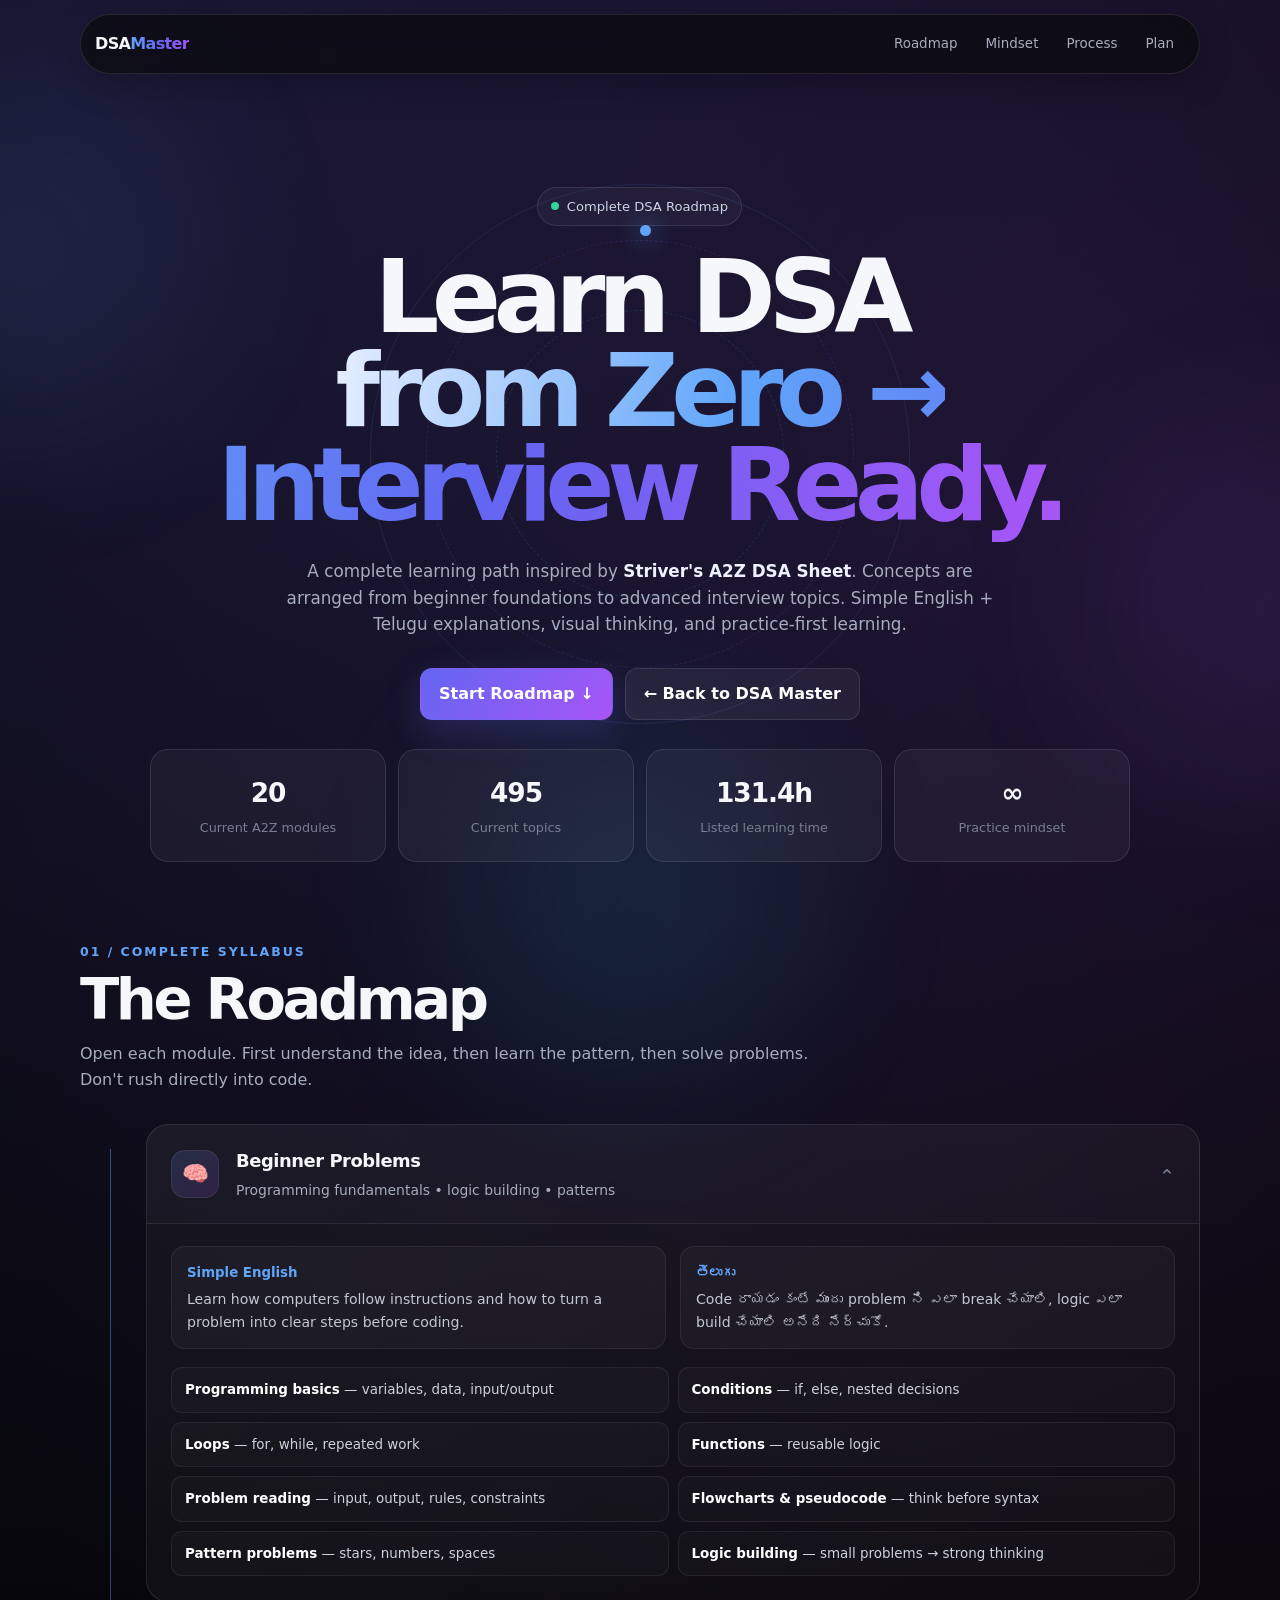
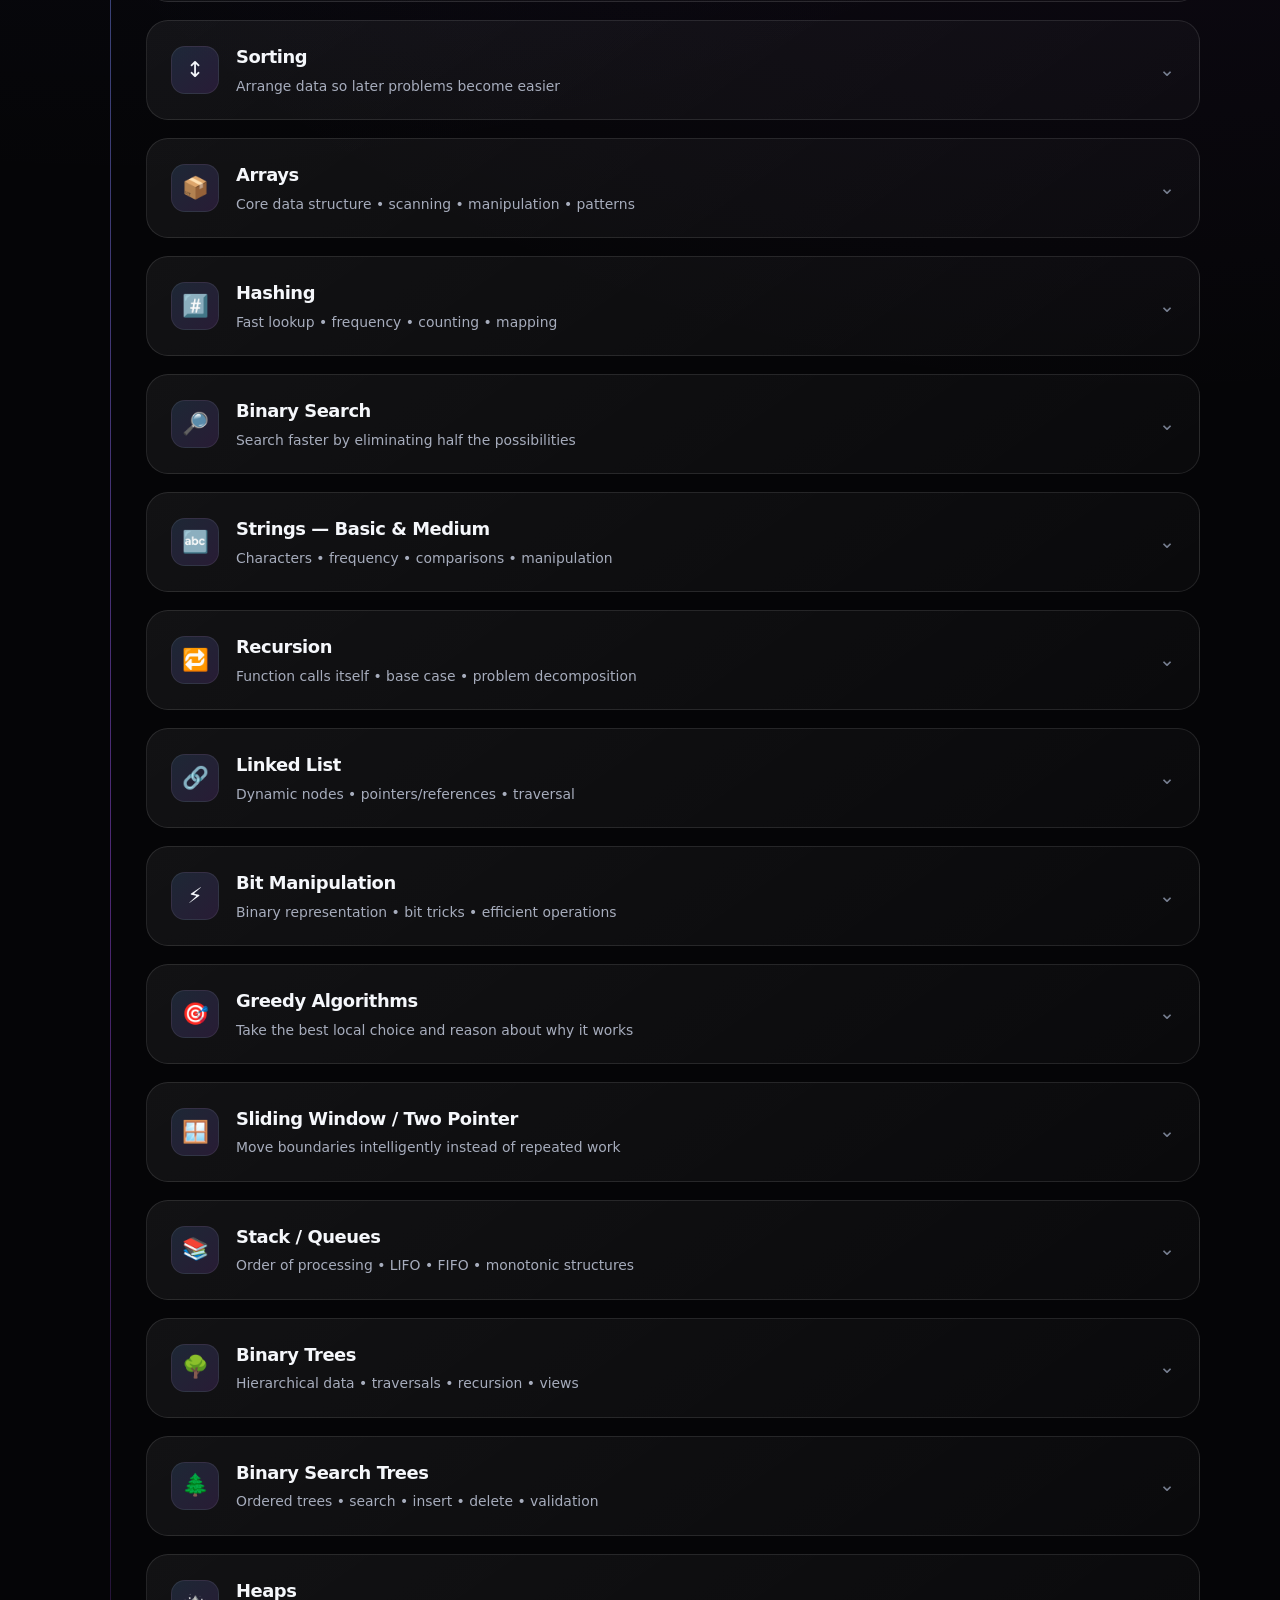
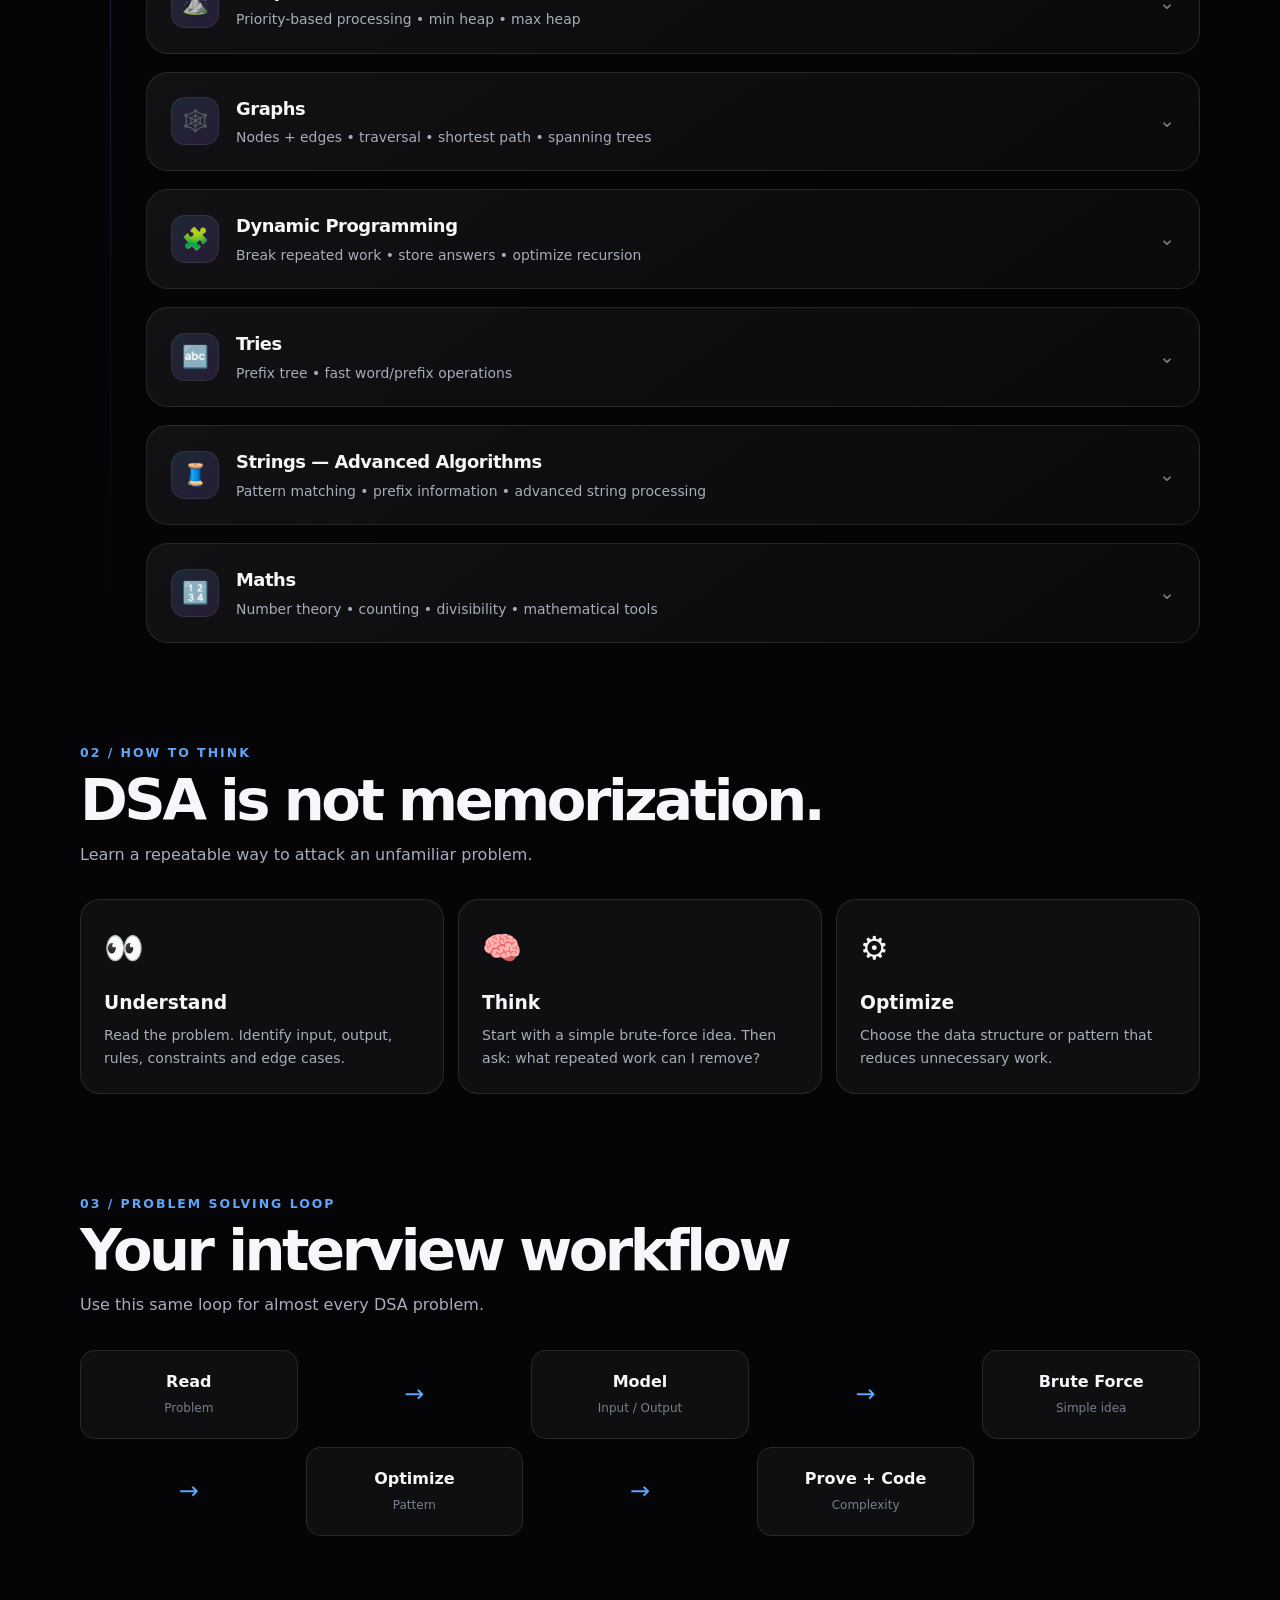
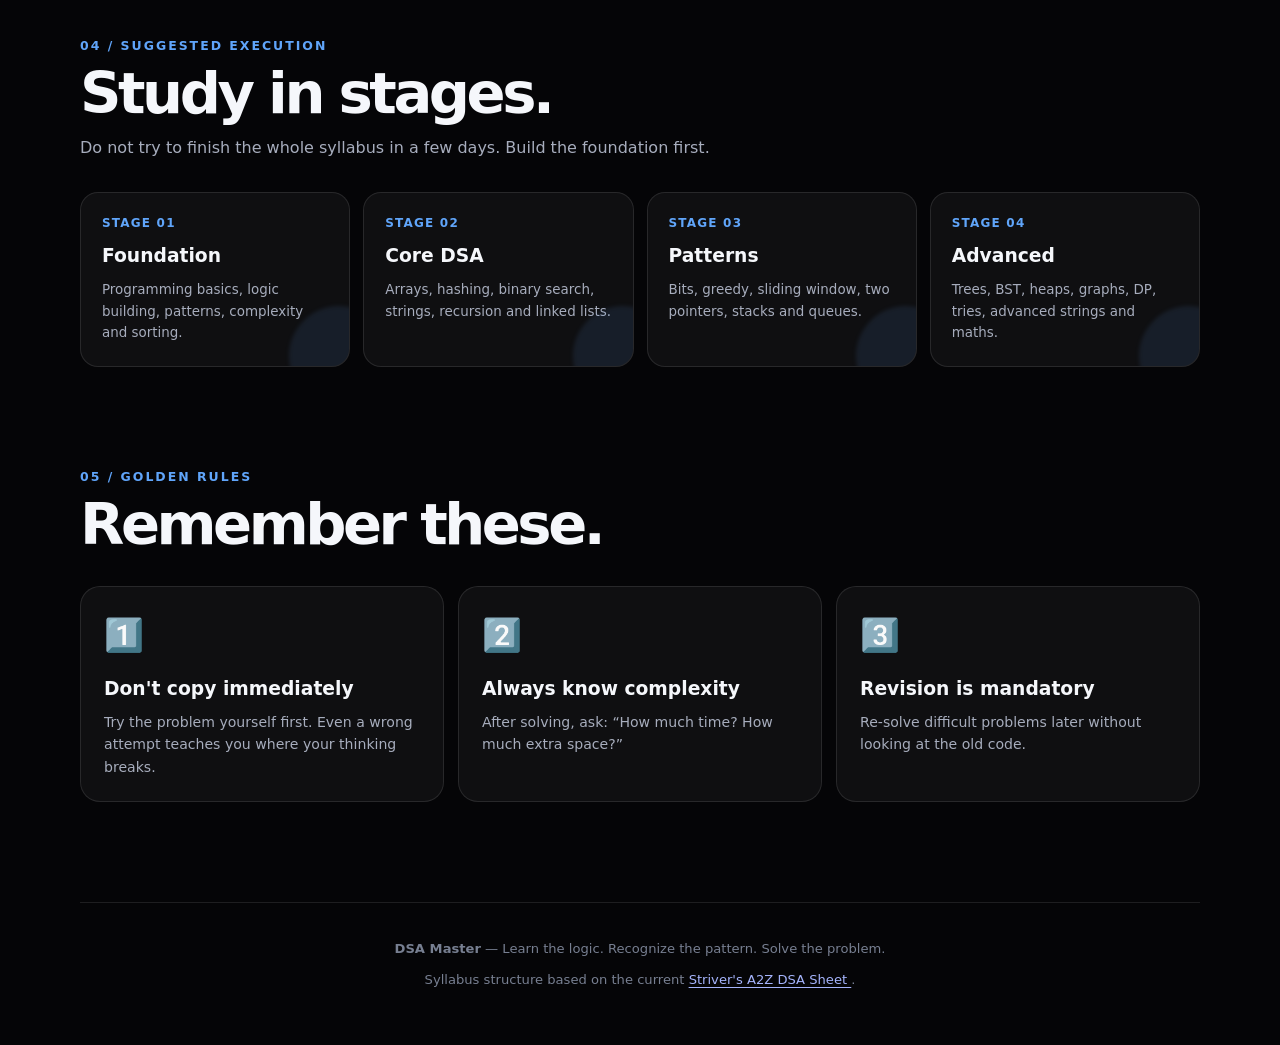
<file: syllabus.html>
<!DOCTYPE html>
<html lang="en">
<head>
  <meta charset="UTF-8" />
  <meta name="viewport" content="width=device-width, initial-scale=1.0" />
  <title>DSA Master — Complete Syllabus</title>
  <meta name="description" content="Complete DSA syllabus inspired by Striver's A2Z roadmap, explained in simple English + Telugu." />

  <style>
    :root {
      --bg: #050507;
      --bg2: #09090d;
      --card: rgba(255,255,255,.045);
      --card2: rgba(255,255,255,.065);
      --text: #f5f7fb;
      --muted: #a7adbd;
      --soft: #777f91;
      --line: rgba(255,255,255,.10);
      --blue: #60a5fa;
      --indigo: #6366f1;
      --purple: #a855f7;
      --cyan: #22d3ee;
      --green: #34d399;
      --orange: #fb923c;
      --pink: #f472b6;
      --shadow: 0 25px 80px rgba(0,0,0,.45);
    }

    * { box-sizing: border-box; margin: 0; padding: 0; }

    html { scroll-behavior: smooth; }

    body {
      font-family: Inter, ui-sans-serif, system-ui, -apple-system, BlinkMacSystemFont, "Segoe UI", sans-serif;
      background:
        radial-gradient(circle at 10% 0%, rgba(99,102,241,.16), transparent 30%),
        radial-gradient(circle at 90% 8%, rgba(168,85,247,.13), transparent 28%),
        var(--bg);
      color: var(--text);
      line-height: 1.6;
      overflow-x: hidden;
    }

    body::before {
      content: "";
      position: fixed;
      inset: 0;
      pointer-events: none;
      opacity: .24;
      background-image:
        linear-gradient(rgba(255,255,255,.025) 1px, transparent 1px),
        linear-gradient(90deg, rgba(255,255,255,.025) 1px, transparent 1px);
      background-size: 42px 42px;
      mask-image: linear-gradient(to bottom, black, transparent 78%);
      z-index: -2;
    }

    a { color: inherit; text-decoration: none; }

    .orb {
      position: fixed;
      width: 360px;
      height: 360px;
      border-radius: 50%;
      filter: blur(90px);
      opacity: .10;
      pointer-events: none;
      z-index: -1;
      animation: drift 12s ease-in-out infinite alternate;
    }

    .orb.one { background: var(--blue); top: 8%; left: -160px; }
    .orb.two { background: var(--purple); top: 48%; right: -180px; animation-delay: -4s; }
    .orb.three { background: var(--cyan); bottom: -180px; left: 35%; animation-delay: -8s; }

    @keyframes drift {
      from { transform: translate(0,0) scale(1); }
      to { transform: translate(35px, -25px) scale(1.12); }
    }

    .nav {
      position: sticky;
      top: 14px;
      z-index: 50;
      width: min(1120px, calc(100% - 28px));
      margin: 14px auto 0;
      padding: 10px 14px;
      display: flex;
      justify-content: space-between;
      align-items: center;
      gap: 18px;
      background: rgba(10,10,15,.72);
      border: 1px solid var(--line);
      backdrop-filter: blur(20px);
      border-radius: 999px;
      box-shadow: 0 10px 35px rgba(0,0,0,.22);
    }

    .brand {
      font-weight: 800;
      letter-spacing: -.04em;
      white-space: nowrap;
    }

    .brand span {
      background: linear-gradient(90deg, var(--blue), var(--indigo), var(--purple));
      -webkit-background-clip: text;
      color: transparent;
    }

    .nav-links {
      display: flex;
      gap: 6px;
      align-items: center;
      overflow-x: auto;
      scrollbar-width: none;
    }

    .nav-links::-webkit-scrollbar { display: none; }

    .nav-links a {
      color: var(--muted);
      font-size: .84rem;
      padding: 8px 11px;
      border-radius: 999px;
      white-space: nowrap;
      transition: .25s ease;
    }

    .nav-links a:hover {
      color: white;
      background: rgba(255,255,255,.07);
    }

    .hero {
      width: min(1120px, calc(100% - 28px));
      margin: 70px auto 0;
      min-height: 620px;
      display: grid;
      place-items: center;
      text-align: center;
      position: relative;
    }

    .hero-art {
      position: absolute;
      width: 540px;
      height: 540px;
      border: 1px solid rgba(96,165,250,.13);
      border-radius: 50%;
      animation: spin 26s linear infinite;
    }

    .hero-art::before,
    .hero-art::after {
      content: "";
      position: absolute;
      inset: 55px;
      border: 1px dashed rgba(168,85,247,.17);
      border-radius: 50%;
    }

    .hero-art::after {
      inset: 125px;
      border-color: rgba(34,211,238,.16);
    }

    .orbit-dot {
      position: absolute;
      width: 11px;
      height: 11px;
      background: var(--blue);
      border-radius: 50%;
      box-shadow: 0 0 25px var(--blue);
      top: 40px;
      left: 50%;
    }

    @keyframes spin { to { transform: rotate(360deg); } }

    .hero-content { position: relative; z-index: 2; max-width: 880px; }

    .eyebrow {
      display: inline-flex;
      align-items: center;
      gap: 8px;
      padding: 8px 13px;
      border: 1px solid var(--line);
      border-radius: 999px;
      color: #cdd4e2;
      background: rgba(255,255,255,.035);
      font-size: .82rem;
      margin-bottom: 24px;
      animation: rise .8s ease both;
    }

    .pulse {
      width: 8px;
      height: 8px;
      border-radius: 50%;
      background: var(--green);
      box-shadow: 0 0 0 0 rgba(52,211,153,.7);
      animation: pulse 1.8s infinite;
    }

    @keyframes pulse {
      70% { box-shadow: 0 0 0 9px rgba(52,211,153,0); }
      100% { box-shadow: 0 0 0 0 rgba(52,211,153,0); }
    }

    h1 {
      font-size: clamp(3.3rem, 8vw, 7rem);
      line-height: .92;
      letter-spacing: -.075em;
      margin-bottom: 25px;
      animation: rise .8s .08s ease both;
    }

    .gradient {
      background: linear-gradient(100deg, #e7efff 0%, var(--blue) 28%, var(--indigo) 60%, var(--purple) 100%);
      -webkit-background-clip: text;
      color: transparent;
    }

    .hero p {
      max-width: 720px;
      margin: auto;
      color: var(--muted);
      font-size: 1.05rem;
      animation: rise .8s .16s ease both;
    }

    .hero p strong { color: #eef2ff; }

    .hero-actions {
      margin-top: 30px;
      display: flex;
      justify-content: center;
      gap: 12px;
      flex-wrap: wrap;
      animation: rise .8s .24s ease both;
    }

    .btn {
      padding: 12px 18px;
      border-radius: 12px;
      border: 1px solid var(--line);
      background: rgba(255,255,255,.055);
      color: white;
      font-weight: 700;
      transition: .25s ease;
    }

    .btn.primary {
      background: linear-gradient(135deg, var(--indigo), var(--purple));
      border-color: transparent;
      box-shadow: 0 12px 35px rgba(99,102,241,.22);
    }

    .btn:hover {
      transform: translateY(-3px);
      box-shadow: 0 12px 35px rgba(0,0,0,.3);
    }

    @keyframes rise {
      from { opacity: 0; transform: translateY(22px); }
      to { opacity: 1; transform: translateY(0); }
    }

    .stats {
      width: min(980px, calc(100% - 28px));
      margin: -15px auto 80px;
      display: grid;
      grid-template-columns: repeat(4, 1fr);
      gap: 12px;
    }

    .stat {
      padding: 22px;
      border: 1px solid var(--line);
      border-radius: 18px;
      background: var(--card);
      text-align: center;
      transition: .3s ease;
    }

    .stat:hover { transform: translateY(-5px); background: var(--card2); }

    .stat strong {
      display: block;
      font-size: 1.65rem;
      letter-spacing: -.04em;
    }

    .stat span { color: var(--soft); font-size: .8rem; }

    .section {
      width: min(1120px, calc(100% - 28px));
      margin: 0 auto 100px;
      scroll-margin-top: 100px;
    }

    .section-heading {
      margin-bottom: 32px;
    }

    .kicker {
      color: var(--blue);
      font-size: .78rem;
      text-transform: uppercase;
      letter-spacing: .16em;
      font-weight: 800;
      margin-bottom: 9px;
    }

    .section-heading h2 {
      font-size: clamp(2rem, 5vw, 3.6rem);
      letter-spacing: -.06em;
      line-height: 1;
    }

    .section-heading p {
      margin-top: 12px;
      color: var(--muted);
      max-width: 750px;
    }

    .roadmap {
      position: relative;
      display: grid;
      gap: 18px;
    }

    .roadmap::before {
      content: "";
      position: absolute;
      left: 30px;
      top: 25px;
      bottom: 25px;
      width: 1px;
      background: linear-gradient(var(--blue), var(--purple), transparent);
      opacity: .45;
    }

    .module {
      position: relative;
      margin-left: 66px;
      border: 1px solid var(--line);
      border-radius: 22px;
      background: linear-gradient(145deg, rgba(255,255,255,.055), rgba(255,255,255,.025));
      overflow: hidden;
      transition: transform .3s ease, border-color .3s ease, background .3s ease;
      opacity: 0;
      transform: translateY(28px);
    }

    .module.visible {
      opacity: 1;
      transform: translateY(0);
      transition: .65s cubic-bezier(.2,.7,.2,1);
    }

    .module:hover {
      transform: translateY(-4px);
      border-color: rgba(96,165,250,.28);
      background: rgba(255,255,255,.065);
    }

    .module-number {
      position: absolute;
      left: -66px;
      top: 21px;
      width: 42px;
      height: 42px;
      border-radius: 50%;
      display: grid;
      place-items: center;
      font-size: .78rem;
      font-weight: 900;
      color: #dbeafe;
      background: #0b1222;
      border: 1px solid rgba(96,165,250,.35);
      box-shadow: 0 0 0 7px var(--bg);
      z-index: 2;
    }

    .module summary {
      list-style: none;
      cursor: pointer;
      padding: 22px 24px;
      display: flex;
      align-items: center;
      gap: 17px;
    }

    .module summary::-webkit-details-marker { display: none; }

    .module-icon {
      width: 48px;
      height: 48px;
      flex: 0 0 48px;
      display: grid;
      place-items: center;
      border-radius: 14px;
      font-size: 1.35rem;
      background: linear-gradient(135deg, rgba(96,165,250,.15), rgba(168,85,247,.15));
      border: 1px solid rgba(255,255,255,.08);
    }

    .module-title { flex: 1; }

    .module-title h3 {
      font-size: 1.12rem;
      letter-spacing: -.025em;
    }

    .module-title p {
      color: var(--muted);
      font-size: .87rem;
      margin-top: 3px;
    }

    .chevron {
      color: var(--soft);
      font-size: 1.2rem;
      transition: transform .25s;
    }

    details[open] .chevron { transform: rotate(180deg); }

    .module-body {
      border-top: 1px solid var(--line);
      padding: 22px 24px 25px;
      background: rgba(0,0,0,.12);
    }

    .module-intro {
      display: grid;
      grid-template-columns: 1fr 1fr;
      gap: 14px;
      margin-bottom: 18px;
    }

    .lang-box {
      padding: 15px;
      border-radius: 14px;
      background: rgba(255,255,255,.035);
      border: 1px solid rgba(255,255,255,.065);
    }

    .lang-box small {
      color: var(--blue);
      font-weight: 800;
      display: block;
      margin-bottom: 5px;
    }

    .lang-box p { color: #c3c8d5; font-size: .88rem; }

    .topics {
      display: grid;
      grid-template-columns: repeat(2, 1fr);
      gap: 9px;
    }

    .topic {
      padding: 11px 13px;
      border: 1px solid rgba(255,255,255,.065);
      border-radius: 11px;
      color: #cdd2df;
      background: rgba(255,255,255,.025);
      font-size: .84rem;
      transition: .2s ease;
    }

    .topic:hover {
      border-color: rgba(96,165,250,.28);
      background: rgba(96,165,250,.055);
      transform: translateX(3px);
    }

    .topic b { color: white; }

    .tag {
      display: inline-block;
      margin-left: 6px;
      padding: 2px 7px;
      border-radius: 999px;
      font-size: .66rem;
      color: #bfdbfe;
      background: rgba(59,130,246,.13);
      border: 1px solid rgba(96,165,250,.18);
      vertical-align: 2px;
    }

    .principles {
      display: grid;
      grid-template-columns: repeat(3, 1fr);
      gap: 14px;
    }

    .principle {
      padding: 23px;
      border-radius: 20px;
      border: 1px solid var(--line);
      background: var(--card);
      transition: .3s;
    }

    .principle:hover { transform: translateY(-6px); }

    .principle .big {
      font-size: 2rem;
      margin-bottom: 13px;
    }

    .principle h3 { margin-bottom: 7px; }

    .principle p {
      color: var(--muted);
      font-size: .88rem;
    }

    .flow {
      display: grid;
      grid-template-columns: repeat(5, 1fr);
      gap: 8px;
      align-items: center;
    }

    .flow-step {
      position: relative;
      padding: 18px 12px;
      text-align: center;
      border: 1px solid var(--line);
      border-radius: 15px;
      background: var(--card);
    }

    .flow-step strong { display: block; }
    .flow-step span { color: var(--soft); font-size: .75rem; }

    .flow-arrow {
      text-align: center;
      color: var(--blue);
      font-size: 1.5rem;
    }

    .plan {
      display: grid;
      grid-template-columns: repeat(4, 1fr);
      gap: 13px;
    }

    .plan-card {
      padding: 21px;
      min-height: 175px;
      border-radius: 18px;
      border: 1px solid var(--line);
      background: var(--card);
      position: relative;
      overflow: hidden;
    }

    .plan-card::after {
      content: "";
      position: absolute;
      width: 100px;
      height: 100px;
      right: -40px;
      bottom: -40px;
      border-radius: 50%;
      background: rgba(96,165,250,.10);
      filter: blur(2px);
    }

    .plan-card .week {
      color: var(--blue);
      font-weight: 900;
      font-size: .75rem;
      letter-spacing: .1em;
    }

    .plan-card h3 { margin: 8px 0; }
    .plan-card p { color: var(--muted); font-size: .84rem; }

    .footer {
      width: min(1120px, calc(100% - 28px));
      margin: 0 auto;
      padding: 35px 0 55px;
      border-top: 1px solid var(--line);
      color: var(--soft);
      text-align: center;
      font-size: .82rem;
    }

    .source {
      margin-top: 10px;
    }

    .source a {
      color: #a5b4fc;
      text-decoration: underline;
      text-underline-offset: 3px;
    }

    .top {
      position: fixed;
      right: 20px;
      bottom: 20px;
      width: 43px;
      height: 43px;
      border-radius: 50%;
      border: 1px solid var(--line);
      background: rgba(12,12,18,.82);
      color: white;
      cursor: pointer;
      opacity: 0;
      pointer-events: none;
      transition: .25s;
      z-index: 40;
    }

    .top.show {
      opacity: 1;
      pointer-events: auto;
    }

    @media (max-width: 850px) {
      .stats { grid-template-columns: repeat(2, 1fr); }
      .principles { grid-template-columns: 1fr; }
      .plan { grid-template-columns: repeat(2, 1fr); }
      .flow { grid-template-columns: 1fr; }
      .flow-arrow { transform: rotate(90deg); }
    }

    @media (max-width: 650px) {
      .nav { border-radius: 18px; align-items: flex-start; }
      .nav-links { display: none; }
      .hero { min-height: 570px; margin-top: 35px; }
      .hero-art { width: 350px; height: 350px; }
      .stats { grid-template-columns: 1fr 1fr; }
      .module { margin-left: 47px; }
      .roadmap::before { left: 22px; }
      .module-number { left: -47px; width: 38px; height: 38px; }
      .module summary { padding: 17px; }
      .module-icon { width: 42px; height: 42px; flex-basis: 42px; }
      .module-intro, .topics { grid-template-columns: 1fr; }
      .plan { grid-template-columns: 1fr; }
      .section { margin-bottom: 75px; }
    }
  </style>
</head>

<body id="top">
  <div class="orb one"></div>
  <div class="orb two"></div>
  <div class="orb three"></div>

  <nav class="nav">
    <a class="brand" href="index.html">DSA<span>Master</span></a>
    <div class="nav-links">
      <a href="#roadmap">Roadmap</a>
      <a href="#mindset">Mindset</a>
      <a href="#process">Process</a>
      <a href="#plan">Plan</a>
    </div>
  </nav>

  <header class="hero">
    <div class="hero-art">
      <div class="orbit-dot"></div>
    </div>

    <div class="hero-content">
      <div class="eyebrow"><span class="pulse"></span> Complete DSA Roadmap</div>

      <h1>
        Learn DSA<br />
        <span class="gradient">from Zero → Interview Ready.</span>
      </h1>

      <p>
        A complete learning path inspired by <strong>Striver's A2Z DSA Sheet</strong>.
        Concepts are arranged from beginner foundations to advanced interview topics.
        Simple English + Telugu explanations, visual thinking, and practice-first learning.
      </p>

      <div class="hero-actions">
        <a class="btn primary" href="#roadmap">Start Roadmap ↓</a>
        <a class="btn" href="index.html">← Back to DSA Master</a>
      </div>
    </div>
  </header>

  <section class="stats">
    <div class="stat"><strong>20</strong><span>Current A2Z modules</span></div>
    <div class="stat"><strong>495</strong><span>Current topics</span></div>
    <div class="stat"><strong>131.4h</strong><span>Listed learning time</span></div>
    <div class="stat"><strong>∞</strong><span>Practice mindset</span></div>
  </section>

  <main>
    <section class="section" id="roadmap">
      <div class="section-heading">
        <div class="kicker">01 / Complete syllabus</div>
        <h2>The Roadmap</h2>
        <p>
          Open each module. First understand the idea, then learn the pattern,
          then solve problems. Don't rush directly into code.
        </p>
      </div>

      <div class="roadmap">

        <details class="module" open>
          <span class="module-number">01</span>
          <summary>
            <div class="module-icon">🧠</div>
            <div class="module-title">
              <h3>Beginner Problems</h3>
              <p>Programming fundamentals • logic building • patterns</p>
            </div>
            <div class="chevron">⌄</div>
          </summary>
          <div class="module-body">
            <div class="module-intro">
              <div class="lang-box">
                <small>Simple English</small>
                <p>Learn how computers follow instructions and how to turn a problem into clear steps before coding.</p>
              </div>
              <div class="lang-box">
                <small>తెలుగు</small>
                <p>Code రాయడం కంటే ముందు problem ని ఎలా break చేయాలి, logic ఎలా build చేయాలి అనేది నేర్చుకో.</p>
              </div>
            </div>
            <div class="topics">
              <div class="topic"><b>Programming basics</b> — variables, data, input/output</div>
              <div class="topic"><b>Conditions</b> — if, else, nested decisions</div>
              <div class="topic"><b>Loops</b> — for, while, repeated work</div>
              <div class="topic"><b>Functions</b> — reusable logic</div>
              <div class="topic"><b>Problem reading</b> — input, output, rules, constraints</div>
              <div class="topic"><b>Flowcharts & pseudocode</b> — think before syntax</div>
              <div class="topic"><b>Pattern problems</b> — stars, numbers, spaces</div>
              <div class="topic"><b>Logic building</b> — small problems → strong thinking</div>
            </div>
          </div>
        </details>

        <details class="module">
          <span class="module-number">02</span>
          <summary>
            <div class="module-icon">↕️</div>
            <div class="module-title">
              <h3>Sorting</h3>
              <p>Arrange data so later problems become easier</p>
            </div>
            <div class="chevron">⌄</div>
          </summary>
          <div class="module-body">
            <div class="module-intro">
              <div class="lang-box"><small>Simple English</small><p>Sorting means putting values in a useful order, usually ascending or descending.</p></div>
              <div class="lang-box"><small>తెలుగు</small><p>Numbers లేదా data ని order లో పెట్టడం sorting. Sorting తెలిసితే చాలా array problems easy అవుతాయి.</p></div>
            </div>
            <div class="topics">
              <div class="topic"><b>Selection Sort</b></div>
              <div class="topic"><b>Bubble Sort</b></div>
              <div class="topic"><b>Insertion Sort</b></div>
              <div class="topic"><b>Merge Sort</b></div>
              <div class="topic"><b>Quick Sort</b></div>
              <div class="topic"><b>Recursive sorting</b></div>
              <div class="topic"><b>Sorting-based problem solving</b></div>
              <div class="topic"><b>Time & space comparison</b></div>
            </div>
          </div>
        </details>

        <details class="module">
          <span class="module-number">03</span>
          <summary>
            <div class="module-icon">📦</div>
            <div class="module-title">
              <h3>Arrays</h3>
              <p>Core data structure • scanning • manipulation • patterns</p>
            </div>
            <div class="chevron">⌄</div>
          </summary>
          <div class="module-body">
            <div class="module-intro">
              <div class="lang-box"><small>Simple English</small><p>Arrays store values in order. Most interview problems start with learning how to scan and manipulate them.</p></div>
              <div class="lang-box"><small>తెలుగు</small><p>Array అంటే values ని order లో store చేసే structure. Array మీద thinking strong అయితే DSA foundation strong అవుతుంది.</p></div>
            </div>
            <div class="topics">
              <div class="topic"><b>Largest / smallest element</b></div>
              <div class="topic"><b>Second largest / second smallest</b></div>
              <div class="topic"><b>Reverse an array</b></div>
              <div class="topic"><b>Rotate array</b></div>
              <div class="topic"><b>Remove duplicates</b></div>
              <div class="topic"><b>Move zeroes</b></div>
              <div class="topic"><b>Union / intersection</b></div>
              <div class="topic"><b>Missing number</b></div>
              <div class="topic"><b>Maximum subarray</b></div>
              <div class="topic"><b>Two Sum / 3 Sum</b></div>
              <div class="topic"><b>Majority element</b></div>
              <div class="topic"><b>Stock buy & sell</b></div>
              <div class="topic"><b>Merge overlapping intervals</b></div>
              <div class="topic"><b>Matrix problems</b></div>
            </div>
          </div>
        </details>

        <details class="module">
          <span class="module-number">04</span>
          <summary>
            <div class="module-icon">#️⃣</div>
            <div class="module-title">
              <h3>Hashing</h3>
              <p>Fast lookup • frequency • counting • mapping</p>
            </div>
            <div class="chevron">⌄</div>
          </summary>
          <div class="module-body">
            <div class="module-intro">
              <div class="lang-box"><small>Simple English</small><p>Hashing helps you store and find information quickly using keys.</p></div>
              <div class="lang-box"><small>తెలుగు</small><p>ఒక value ఎన్ని సార్లు వచ్చింది? త్వరగా ఉందా? ఎవరి pair? ఇలాంటి questions కి hashing చాలా useful.</p></div>
            </div>
            <div class="topics">
              <div class="topic"><b>Frequency counting</b></div>
              <div class="topic"><b>HashMap / HashSet</b></div>
              <div class="topic"><b>Count occurrences</b></div>
              <div class="topic"><b>Two Sum with hashing</b></div>
              <div class="topic"><b>Longest consecutive sequence</b></div>
              <div class="topic"><b>Subarray sum</b></div>
              <div class="topic"><b>Frequency-based problems</b></div>
              <div class="topic"><b>Prefix hashing ideas</b></div>
            </div>
          </div>
        </details>

        <details class="module">
          <span class="module-number">05</span>
          <summary>
            <div class="module-icon">🔎</div>
            <div class="module-title">
              <h3>Binary Search</h3>
              <p>Search faster by eliminating half the possibilities</p>
            </div>
            <div class="chevron">⌄</div>
          </summary>
          <div class="module-body">
            <div class="module-intro">
              <div class="lang-box"><small>Simple English</small><p>Instead of checking everything, repeatedly cut the search space in half.</p></div>
              <div class="lang-box"><small>తెలుగు</small><p>ప్రతి step లో half possibilities ని remove చేస్తాం. అందుకే binary search చాలా fast.</p></div>
            </div>
            <div class="topics">
              <div class="topic"><b>Binary search basics</b></div>
              <div class="topic"><b>Lower bound</b></div>
              <div class="topic"><b>Upper bound</b></div>
              <div class="topic"><b>First / last occurrence</b></div>
              <div class="topic"><b>Search in rotated array</b></div>
              <div class="topic"><b>Peak element</b></div>
              <div class="topic"><b>Binary search on answer</b></div>
              <div class="topic"><b>Minimize / maximize answer</b></div>
            </div>
          </div>
        </details>

        <details class="module">
          <span class="module-number">06</span>
          <summary>
            <div class="module-icon">🔤</div>
            <div class="module-title">
              <h3>Strings — Basic & Medium</h3>
              <p>Characters • frequency • comparisons • manipulation</p>
            </div>
            <div class="chevron">⌄</div>
          </summary>
          <div class="module-body">
            <div class="module-intro">
              <div class="lang-box"><small>Simple English</small><p>Strings are sequences of characters. Learn to scan, compare, count and transform them.</p></div>
              <div class="lang-box"><small>తెలుగు</small><p>String అంటే characters sequence. Character frequency, reverse, palindrome లాంటి patterns నేర్చుకో.</p></div>
            </div>
            <div class="topics">
              <div class="topic"><b>Reverse string</b></div>
              <div class="topic"><b>Palindrome</b></div>
              <div class="topic"><b>Character frequency</b></div>
              <div class="topic"><b>Anagram</b></div>
              <div class="topic"><b>Remove / replace characters</b></div>
              <div class="topic"><b>Longest common prefix</b></div>
              <div class="topic"><b>Substring problems</b></div>
              <div class="topic"><b>String comparisons</b></div>
            </div>
          </div>
        </details>

        <details class="module">
          <span class="module-number">07</span>
          <summary>
            <div class="module-icon">🔁</div>
            <div class="module-title">
              <h3>Recursion</h3>
              <p>Function calls itself • base case • problem decomposition</p>
            </div>
            <div class="chevron">⌄</div>
          </summary>
          <div class="module-body">
            <div class="module-intro">
              <div class="lang-box"><small>Simple English</small><p>Recursion solves a problem by solving smaller versions of the same problem.</p></div>
              <div class="lang-box"><small>తెలుగు</small><p>ఒక function అదే problem యొక్క smaller version ని solve చేయడానికి తనని తాను call చేసుకుంటే recursion.</p></div>
            </div>
            <div class="topics">
              <div class="topic"><b>Base case</b></div>
              <div class="topic"><b>Recursive case</b></div>
              <div class="topic"><b>Call stack</b></div>
              <div class="topic"><b>Print problems</b></div>
              <div class="topic"><b>Parameter / functional recursion</b></div>
              <div class="topic"><b>Subsequence generation</b></div>
              <div class="topic"><b>Combination / permutation ideas</b></div>
              <div class="topic"><b>Backtracking foundation</b></div>
            </div>
          </div>
        </details>

        <details class="module">
          <span class="module-number">08</span>
          <summary>
            <div class="module-icon">🔗</div>
            <div class="module-title">
              <h3>Linked List</h3>
              <p>Dynamic nodes • pointers/references • traversal</p>
            </div>
            <div class="chevron">⌄</div>
          </summary>
          <div class="module-body">
            <div class="module-intro">
              <div class="lang-box"><small>Simple English</small><p>Linked lists connect nodes using references instead of storing everything next to each other.</p></div>
              <div class="lang-box"><small>తెలుగు</small><p>ప్రతి node దగ్గర data + next node reference ఉంటుంది. Links మార్చడం linked-list thinking లో key.</p></div>
            </div>
            <div class="topics">
              <div class="topic"><b>Singly linked list</b></div>
              <div class="topic"><b>Insert / delete</b></div>
              <div class="topic"><b>Traversal</b></div>
              <div class="topic"><b>Reverse linked list</b></div>
              <div class="topic"><b>Middle of linked list</b></div>
              <div class="topic"><b>Detect cycle</b></div>
              <div class="topic"><b>Merge linked lists</b></div>
              <div class="topic"><b>Doubly linked list</b></div>
              <div class="topic"><b>Fast & slow pointers</b></div>
              <div class="topic"><b>Linked-list interview patterns</b></div>
            </div>
          </div>
        </details>

        <details class="module">
          <span class="module-number">09</span>
          <summary>
            <div class="module-icon">⚡</div>
            <div class="module-title">
              <h3>Bit Manipulation</h3>
              <p>Binary representation • bit tricks • efficient operations</p>
            </div>
            <div class="chevron">⌄</div>
          </summary>
          <div class="module-body">
            <div class="module-intro">
              <div class="lang-box"><small>Simple English</small><p>Work directly with the binary bits of numbers using operators like AND, OR, XOR and shifts.</p></div>
              <div class="lang-box"><small>తెలుగు</small><p>Numbers binary bits గా ఎలా represent అవుతాయో తెలుసుకుని bit operators తో fast tricks solve చేస్తాం.</p></div>
            </div>
            <div class="topics">
              <div class="topic"><b>AND, OR, XOR</b></div>
              <div class="topic"><b>Left / right shift</b></div>
              <div class="topic"><b>Odd / even check</b></div>
              <div class="topic"><b>Set / unset bit</b></div>
              <div class="topic"><b>Power of two</b></div>
              <div class="topic"><b>Count set bits</b></div>
              <div class="topic"><b>Single number patterns</b></div>
              <div class="topic"><b>Bitwise problem solving</b></div>
            </div>
          </div>
        </details>

        <details class="module">
          <span class="module-number">10</span>
          <summary>
            <div class="module-icon">🎯</div>
            <div class="module-title">
              <h3>Greedy Algorithms</h3>
              <p>Take the best local choice and reason about why it works</p>
            </div>
            <div class="chevron">⌄</div>
          </summary>
          <div class="module-body">
            <div class="module-intro">
              <div class="lang-box"><small>Simple English</small><p>Greedy algorithms make a locally best choice at each step, when that strategy is justified for the problem.</p></div>
              <div class="lang-box"><small>తెలుగు</small><p>ప్రతి step లో best-looking choice తీసుకుంటాం. కానీ ప్రతి problem కి greedy work అవదు — proof/logic అర్థం చేసుకోవాలి.</p></div>
            </div>
            <div class="topics">
              <div class="topic"><b>Activity selection</b></div>
              <div class="topic"><b>Fractional knapsack</b></div>
              <div class="topic"><b>Job sequencing</b></div>
              <div class="topic"><b>Minimum platforms</b></div>
              <div class="topic"><b>Merge / interval ideas</b></div>
              <div class="topic"><b>Greedy proof intuition</b></div>
              <div class="topic"><b>Scheduling patterns</b></div>
              <div class="topic"><b>When greedy fails</b></div>
            </div>
          </div>
        </details>

        <details class="module">
          <span class="module-number">11</span>
          <summary>
            <div class="module-icon">🪟</div>
            <div class="module-title">
              <h3>Sliding Window / Two Pointer</h3>
              <p>Move boundaries intelligently instead of repeated work</p>
            </div>
            <div class="chevron">⌄</div>
          </summary>
          <div class="module-body">
            <div class="module-intro">
              <div class="lang-box"><small>Simple English</small><p>Maintain a moving range or two indices to avoid recalculating the same information.</p></div>
              <div class="lang-box"><small>తెలుగు</small><p>Repeated loops తగ్గించడానికి left/right pointers లేదా moving window use చేస్తాం.</p></div>
            </div>
            <div class="topics">
              <div class="topic"><b>Fixed-size window</b></div>
              <div class="topic"><b>Variable-size window</b></div>
              <div class="topic"><b>Longest / shortest window</b></div>
              <div class="topic"><b>Two Sum with two pointers</b></div>
              <div class="topic"><b>Remove duplicates</b></div>
              <div class="topic"><b>Pair / triplet patterns</b></div>
              <div class="topic"><b>Subarray / substring windows</b></div>
              <div class="topic"><b>Pointer movement reasoning</b></div>
            </div>
          </div>
        </details>

        <details class="module">
          <span class="module-number">12</span>
          <summary>
            <div class="module-icon">📚</div>
            <div class="module-title">
              <h3>Stack / Queues</h3>
              <p>Order of processing • LIFO • FIFO • monotonic structures</p>
            </div>
            <div class="chevron">⌄</div>
          </summary>
          <div class="module-body">
            <div class="module-intro">
              <div class="lang-box"><small>Simple English</small><p>Stack works like last-in-first-out. Queue works like first-in-first-out.</p></div>
              <div class="lang-box"><small>తెలుగు</small><p>Stack = last వచ్చినది first బయటకి. Queue = first వచ్చినది first బయటకి. ఈ order ని problems లో use చేస్తాం.</p></div>
            </div>
            <div class="topics">
              <div class="topic"><b>Stack implementation</b></div>
              <div class="topic"><b>Queue implementation</b></div>
              <div class="topic"><b>Infix / postfix / prefix</b></div>
              <div class="topic"><b>Valid parentheses</b></div>
              <div class="topic"><b>Next greater element</b></div>
              <div class="topic"><b>Monotonic stack</b></div>
              <div class="topic"><b>Sliding window maximum</b></div>
              <div class="topic"><b>Min stack</b></div>
            </div>
          </div>
        </details>

        <details class="module">
          <span class="module-number">13</span>
          <summary>
            <div class="module-icon">🌳</div>
            <div class="module-title">
              <h3>Binary Trees</h3>
              <p>Hierarchical data • traversals • recursion • views</p>
            </div>
            <div class="chevron">⌄</div>
          </summary>
          <div class="module-body">
            <div class="module-intro">
              <div class="lang-box"><small>Simple English</small><p>A tree stores data hierarchically. Learn traversal first, then build more advanced tree reasoning.</p></div>
              <div class="lang-box"><small>తెలుగు</small><p>Tree లో parent-child relationship ఉంటుంది. First traversal strong చేసుకో; తరువాత advanced tree problems easy అవుతాయి.</p></div>
            </div>
            <div class="topics">
              <div class="topic"><b>Binary tree basics</b></div>
              <div class="topic"><b>Preorder</b></div>
              <div class="topic"><b>Inorder</b></div>
              <div class="topic"><b>Postorder</b></div>
              <div class="topic"><b>Level order</b></div>
              <div class="topic"><b>Height / depth</b></div>
              <div class="topic"><b>Diameter</b></div>
              <div class="topic"><b>Balanced tree</b></div>
              <div class="topic"><b>Tree views</b></div>
              <div class="topic"><b>Lowest common ancestor</b></div>
              <div class="topic"><b>Path problems</b></div>
              <div class="topic"><b>Tree recursion patterns</b></div>
            </div>
          </div>
        </details>

        <details class="module">
          <span class="module-number">14</span>
          <summary>
            <div class="module-icon">🌲</div>
            <div class="module-title">
              <h3>Binary Search Trees</h3>
              <p>Ordered trees • search • insert • delete • validation</p>
            </div>
            <div class="chevron">⌄</div>
          </summary>
          <div class="module-body">
            <div class="module-intro">
              <div class="lang-box"><small>Simple English</small><p>In a BST, values on the left are smaller and values on the right are larger, following the BST rule.</p></div>
              <div class="lang-box"><small>తెలుగు</small><p>BST లో left side values చిన్నవి, right side values పెద్దవి. ఈ property ని problems లో repeatedly use చేస్తాం.</p></div>
            </div>
            <div class="topics">
              <div class="topic"><b>Search in BST</b></div>
              <div class="topic"><b>Insert node</b></div>
              <div class="topic"><b>Delete node</b></div>
              <div class="topic"><b>Validate BST</b></div>
              <div class="topic"><b>Minimum / maximum</b></div>
              <div class="topic"><b>Kth smallest / largest</b></div>
              <div class="topic"><b>LCA in BST</b></div>
              <div class="topic"><b>BST iterator</b></div>
            </div>
          </div>
        </details>

        <details class="module">
          <span class="module-number">15</span>
          <summary>
            <div class="module-icon">⛰️</div>
            <div class="module-title">
              <h3>Heaps</h3>
              <p>Priority-based processing • min heap • max heap</p>
            </div>
            <div class="chevron">⌄</div>
          </summary>
          <div class="module-body">
            <div class="module-intro">
              <div class="lang-box"><small>Simple English</small><p>A heap quickly gives access to the smallest or largest priority item.</p></div>
              <div class="lang-box"><small>తెలుగు</small><p>ఎప్పుడూ minimum లేదా maximum element త్వరగా కావాలంటే heap / priority queue useful.</p></div>
            </div>
            <div class="topics">
              <div class="topic"><b>Min heap</b></div>
              <div class="topic"><b>Max heap</b></div>
              <div class="topic"><b>Priority queue</b></div>
              <div class="topic"><b>Heapify</b></div>
              <div class="topic"><b>Heap sort</b></div>
              <div class="topic"><b>Kth largest / smallest</b></div>
              <div class="topic"><b>Merge sorted structures</b></div>
              <div class="topic"><b>Heap-based scheduling</b></div>
            </div>
          </div>
        </details>

        <details class="module">
          <span class="module-number">16</span>
          <summary>
            <div class="module-icon">🕸️</div>
            <div class="module-title">
              <h3>Graphs</h3>
              <p>Nodes + edges • traversal • shortest path • spanning trees</p>
            </div>
            <div class="chevron">⌄</div>
          </summary>
          <div class="module-body">
            <div class="module-intro">
              <div class="lang-box"><small>Simple English</small><p>Graphs model connections: people, roads, networks, dependencies and many real-world systems.</p></div>
              <div class="lang-box"><small>తెలుగు</small><p>Graph అంటే nodes + connections. Roads, social networks, courses dependencies లాంటి systems ని represent చేయవచ్చు.</p></div>
            </div>
            <div class="topics">
              <div class="topic"><b>Graph representation</b></div>
              <div class="topic"><b>BFS</b></div>
              <div class="topic"><b>DFS</b></div>
              <div class="topic"><b>Connected components</b></div>
              <div class="topic"><b>Cycle detection</b></div>
              <div class="topic"><b>Bipartite graph</b></div>
              <div class="topic"><b>Topological sort</b></div>
              <div class="topic"><b>Dijkstra</b></div>
              <div class="topic"><b>Bellman-Ford</b></div>
              <div class="topic"><b>Floyd-Warshall</b></div>
              <div class="topic"><b>Minimum spanning tree</b></div>
              <div class="topic"><b>DSU / Disjoint Set Union</b></div>
            </div>
          </div>
        </details>

        <details class="module">
          <span class="module-number">17</span>
          <summary>
            <div class="module-icon">🧩</div>
            <div class="module-title">
              <h3>Dynamic Programming</h3>
              <p>Break repeated work • store answers • optimize recursion</p>
            </div>
            <div class="chevron">⌄</div>
          </summary>
          <div class="module-body">
            <div class="module-intro">
              <div class="lang-box"><small>Simple English</small><p>DP stores answers to repeated subproblems so the same work is not done again.</p></div>
              <div class="lang-box"><small>తెలుగు</small><p>ఒకే subproblem మళ్లీ మళ్లీ వస్తే answer store చేసి reuse చేస్తాం. అదే DP core idea.</p></div>
            </div>
            <div class="topics">
              <div class="topic"><b>Recursion → DP</b></div>
              <div class="topic"><b>Memoization</b></div>
              <div class="topic"><b>Tabulation</b></div>
              <div class="topic"><b>Space optimization</b></div>
              <div class="topic"><b>1D DP</b></div>
              <div class="topic"><b>2D / grid DP</b></div>
              <div class="topic"><b>Knapsack</b></div>
              <div class="topic"><b>Subsequence DP</b></div>
              <div class="topic"><b>String DP</b></div>
              <div class="topic"><b>Stock DP</b></div>
              <div class="topic"><b>Partition DP</b></div>
              <div class="topic"><b>DP on trees / advanced patterns</b></div>
            </div>
          </div>
        </details>

        <details class="module">
          <span class="module-number">18</span>
          <summary>
            <div class="module-icon">🔤</div>
            <div class="module-title">
              <h3>Tries</h3>
              <p>Prefix tree • fast word/prefix operations</p>
            </div>
            <div class="chevron">⌄</div>
          </summary>
          <div class="module-body">
            <div class="module-intro">
              <div class="lang-box"><small>Simple English</small><p>A Trie stores words by their character paths and is useful for prefix-based queries.</p></div>
              <div class="lang-box"><small>తెలుగు</small><p>Words ని character-by-character treeలా store చేస్తాం. Prefix search/autocomplete type problems కి useful.</p></div>
            </div>
            <div class="topics">
              <div class="topic"><b>Trie structure</b></div>
              <div class="topic"><b>Insert word</b></div>
              <div class="topic"><b>Search word</b></div>
              <div class="topic"><b>Starts-with / prefix</b></div>
              <div class="topic"><b>Delete / terminal markers</b></div>
              <div class="topic"><b>Trie-based XOR ideas</b></div>
            </div>
          </div>
        </details>

        <details class="module">
          <span class="module-number">19</span>
          <summary>
            <div class="module-icon">🧵</div>
            <div class="module-title">
              <h3>Strings — Advanced Algorithms</h3>
              <p>Pattern matching • prefix information • advanced string processing</p>
            </div>
            <div class="chevron">⌄</div>
          </summary>
          <div class="module-body">
            <div class="module-intro">
              <div class="lang-box"><small>Simple English</small><p>Advanced string algorithms help search and compare patterns efficiently in large text.</p></div>
              <div class="lang-box"><small>తెలుగు</small><p>Large strings లో pattern search efficient గా చేయడానికి advanced algorithms నేర్చుకుంటాం.</p></div>
            </div>
            <div class="topics">
              <div class="topic"><b>Pattern matching</b></div>
              <div class="topic"><b>Prefix-function ideas</b></div>
              <div class="topic"><b>KMP</b></div>
              <div class="topic"><b>Z algorithm</b></div>
              <div class="topic"><b>String hashing concepts</b></div>
              <div class="topic"><b>Advanced substring reasoning</b></div>
            </div>
          </div>
        </details>

        <details class="module">
          <span class="module-number">20</span>
          <summary>
            <div class="module-icon">🔢</div>
            <div class="module-title">
              <h3>Maths</h3>
              <p>Number theory • counting • divisibility • mathematical tools</p>
            </div>
            <div class="chevron">⌄</div>
          </summary>
          <div class="module-body">
            <div class="module-intro">
              <div class="lang-box"><small>Simple English</small><p>Math tools often turn a slow brute-force solution into a fast one.</p></div>
              <div class="lang-box"><small>తెలుగు</small><p>కొన్ని DSA problems లో math trick గుర్తిస్తే huge amount of work save అవుతుంది.</p></div>
            </div>
            <div class="topics">
              <div class="topic"><b>Prime numbers</b></div>
              <div class="topic"><b>Factors</b></div>
              <div class="topic"><b>GCD / LCM</b></div>
              <div class="topic"><b>Euclidean algorithm</b></div>
              <div class="topic"><b>Modular arithmetic</b></div>
              <div class="topic"><b>Fast exponentiation</b></div>
              <div class="topic"><b>Combinatorics basics</b></div>
              <div class="topic"><b>Number-theory patterns</b></div>
            </div>
          </div>
        </details>

      </div>
    </section>

    <section class="section" id="mindset">
      <div class="section-heading">
        <div class="kicker">02 / How to think</div>
        <h2>DSA is not memorization.</h2>
        <p>Learn a repeatable way to attack an unfamiliar problem.</p>
      </div>

      <div class="principles">
        <article class="principle">
          <div class="big">👀</div>
          <h3>Understand</h3>
          <p>Read the problem. Identify input, output, rules, constraints and edge cases.</p>
        </article>
        <article class="principle">
          <div class="big">🧠</div>
          <h3>Think</h3>
          <p>Start with a simple brute-force idea. Then ask: what repeated work can I remove?</p>
        </article>
        <article class="principle">
          <div class="big">⚙️</div>
          <h3>Optimize</h3>
          <p>Choose the data structure or pattern that reduces unnecessary work.</p>
        </article>
      </div>
    </section>

    <section class="section" id="process">
      <div class="section-heading">
        <div class="kicker">03 / Problem solving loop</div>
        <h2>Your interview workflow</h2>
        <p>Use this same loop for almost every DSA problem.</p>
      </div>

      <div class="flow">
        <div class="flow-step"><strong>Read</strong><span>Problem</span></div>
        <div class="flow-arrow">→</div>
        <div class="flow-step"><strong>Model</strong><span>Input / Output</span></div>
        <div class="flow-arrow">→</div>
        <div class="flow-step"><strong>Brute Force</strong><span>Simple idea</span></div>
        <div class="flow-arrow">→</div>
        <div class="flow-step"><strong>Optimize</strong><span>Pattern</span></div>
        <div class="flow-arrow">→</div>
        <div class="flow-step"><strong>Prove + Code</strong><span>Complexity</span></div>
      </div>
    </section>

    <section class="section" id="plan">
      <div class="section-heading">
        <div class="kicker">04 / Suggested execution</div>
        <h2>Study in stages.</h2>
        <p>Do not try to finish the whole syllabus in a few days. Build the foundation first.</p>
      </div>

      <div class="plan">
        <article class="plan-card">
          <div class="week">STAGE 01</div>
          <h3>Foundation</h3>
          <p>Programming basics, logic building, patterns, complexity and sorting.</p>
        </article>
        <article class="plan-card">
          <div class="week">STAGE 02</div>
          <h3>Core DSA</h3>
          <p>Arrays, hashing, binary search, strings, recursion and linked lists.</p>
        </article>
        <article class="plan-card">
          <div class="week">STAGE 03</div>
          <h3>Patterns</h3>
          <p>Bits, greedy, sliding window, two pointers, stacks and queues.</p>
        </article>
        <article class="plan-card">
          <div class="week">STAGE 04</div>
          <h3>Advanced</h3>
          <p>Trees, BST, heaps, graphs, DP, tries, advanced strings and maths.</p>
        </article>
      </div>
    </section>

    <section class="section">
      <div class="section-heading">
        <div class="kicker">05 / Golden rules</div>
        <h2>Remember these.</h2>
      </div>

      <div class="principles">
        <article class="principle">
          <div class="big">1️⃣</div>
          <h3>Don't copy immediately</h3>
          <p>Try the problem yourself first. Even a wrong attempt teaches you where your thinking breaks.</p>
        </article>
        <article class="principle">
          <div class="big">2️⃣</div>
          <h3>Always know complexity</h3>
          <p>After solving, ask: “How much time? How much extra space?”</p>
        </article>
        <article class="principle">
          <div class="big">3️⃣</div>
          <h3>Revision is mandatory</h3>
          <p>Re-solve difficult problems later without looking at the old code.</p>
        </article>
      </div>
    </section>
  </main>

  <footer class="footer">
    <strong>DSA Master</strong> — Learn the logic. Recognize the pattern. Solve the problem.
    <div class="source">
      Syllabus structure based on the current
      <a href="https://takeuforward.org/prep-hub/strivers-a2z-dsa-sheet" target="_blank" rel="noopener">
        Striver's A2Z DSA Sheet
      </a>.
    </div>
  </footer>

  <button class="top" id="topBtn" aria-label="Back to top">↑</button>

  <script>
    // Reveal modules as they enter the screen.
    const modules = document.querySelectorAll(".module");

    const observer = new IntersectionObserver((entries) => {
      entries.forEach((entry) => {
        if (entry.isIntersecting) {
          entry.target.classList.add("visible");
          observer.unobserve(entry.target);
        }
      });
    }, { threshold: 0.08 });

    modules.forEach((module, index) => {
      module.style.transitionDelay = `${Math.min(index * 45, 350)}ms`;
      observer.observe(module);
    });

    // Back-to-top button.
    const topBtn = document.getElementById("topBtn");

    window.addEventListener("scroll", () => {
      topBtn.classList.toggle("show", window.scrollY > 700);
    });

    topBtn.addEventListener("click", () => {
      window.scrollTo({ top: 0, behavior: "smooth" });
    });

    // Add a small stagger effect when opening a module.
    document.querySelectorAll("details.module").forEach((detail) => {
      detail.addEventListener("toggle", () => {
        if (detail.open) {
          const topics = detail.querySelectorAll(".topic");
          topics.forEach((topic, i) => {
            topic.animate(
              [
                { opacity: 0, transform: "translateY(5px)" },
                { opacity: 1, transform: "translateY(0)" }
              ],
              { duration: 260, delay: i * 22, fill: "both", easing: "ease-out" }
            );
          });
        }
      });
    });
  </script>
</body>
</html>
</file>
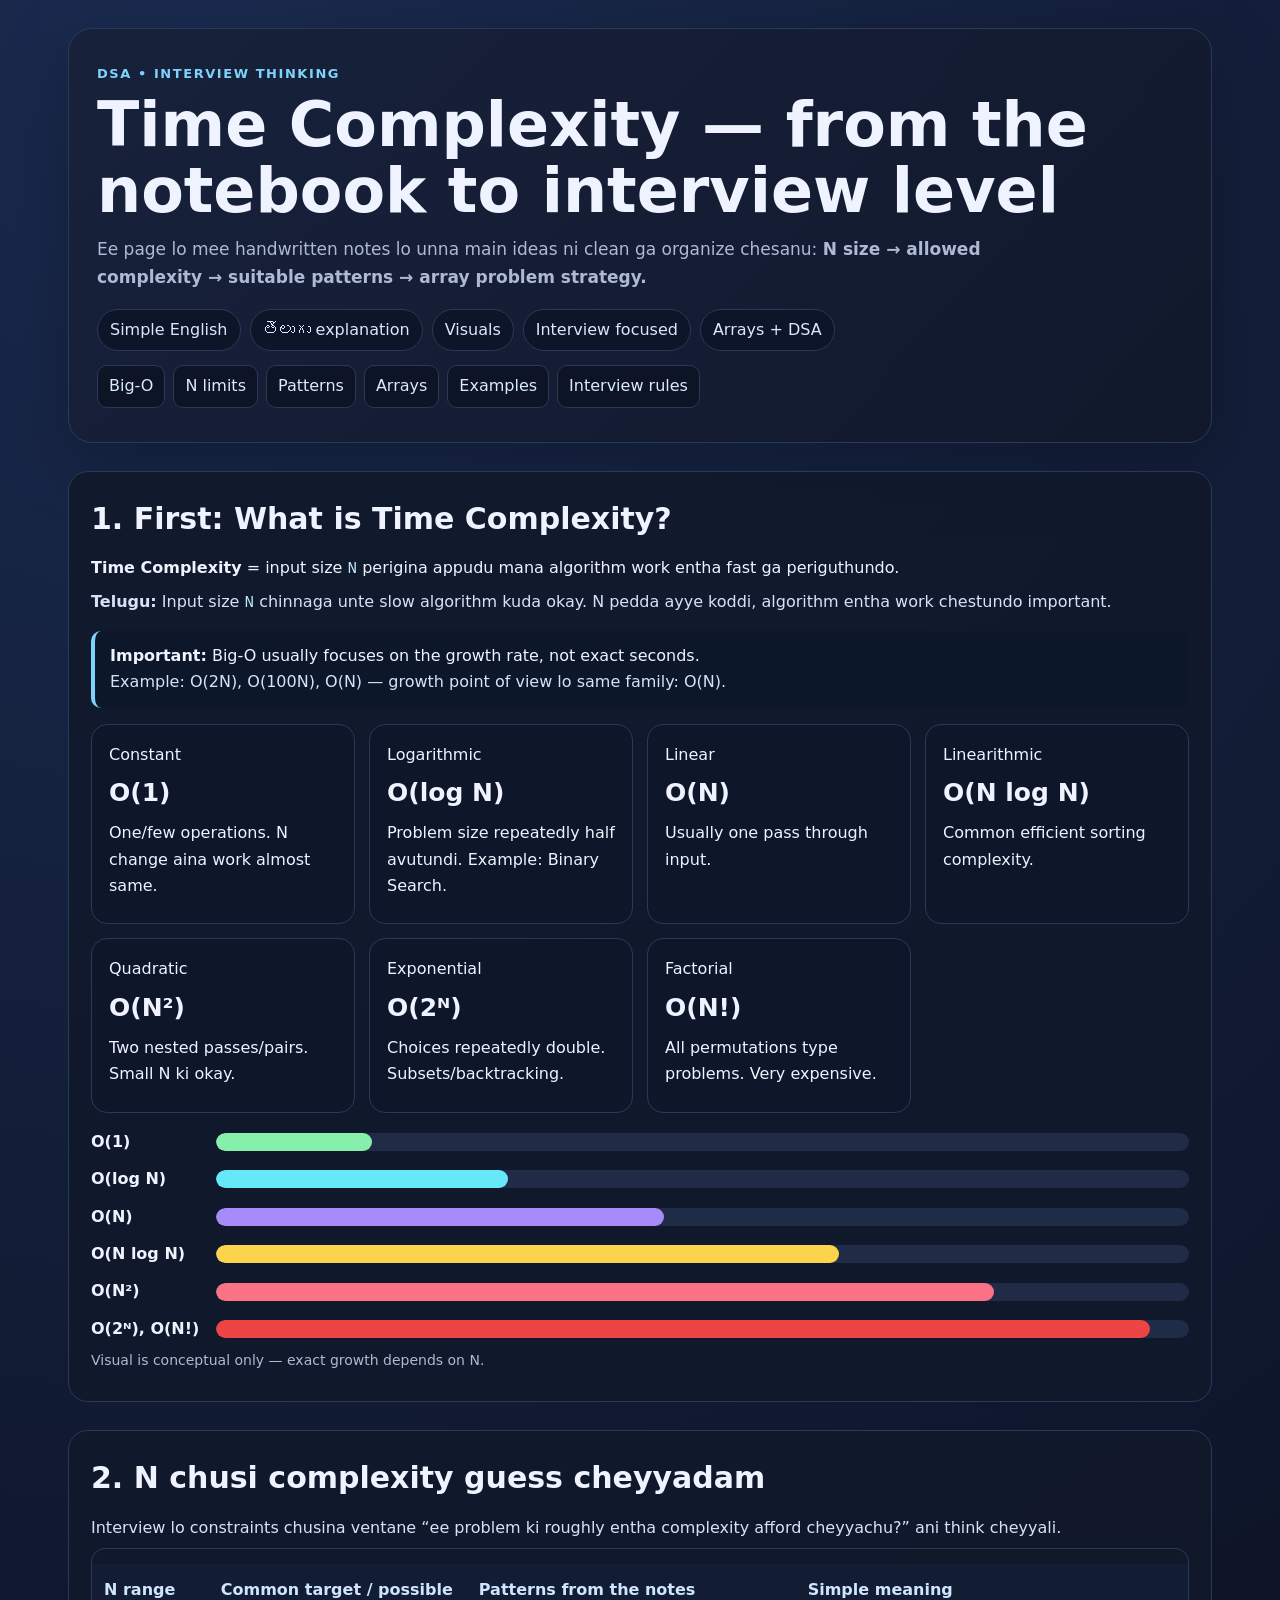
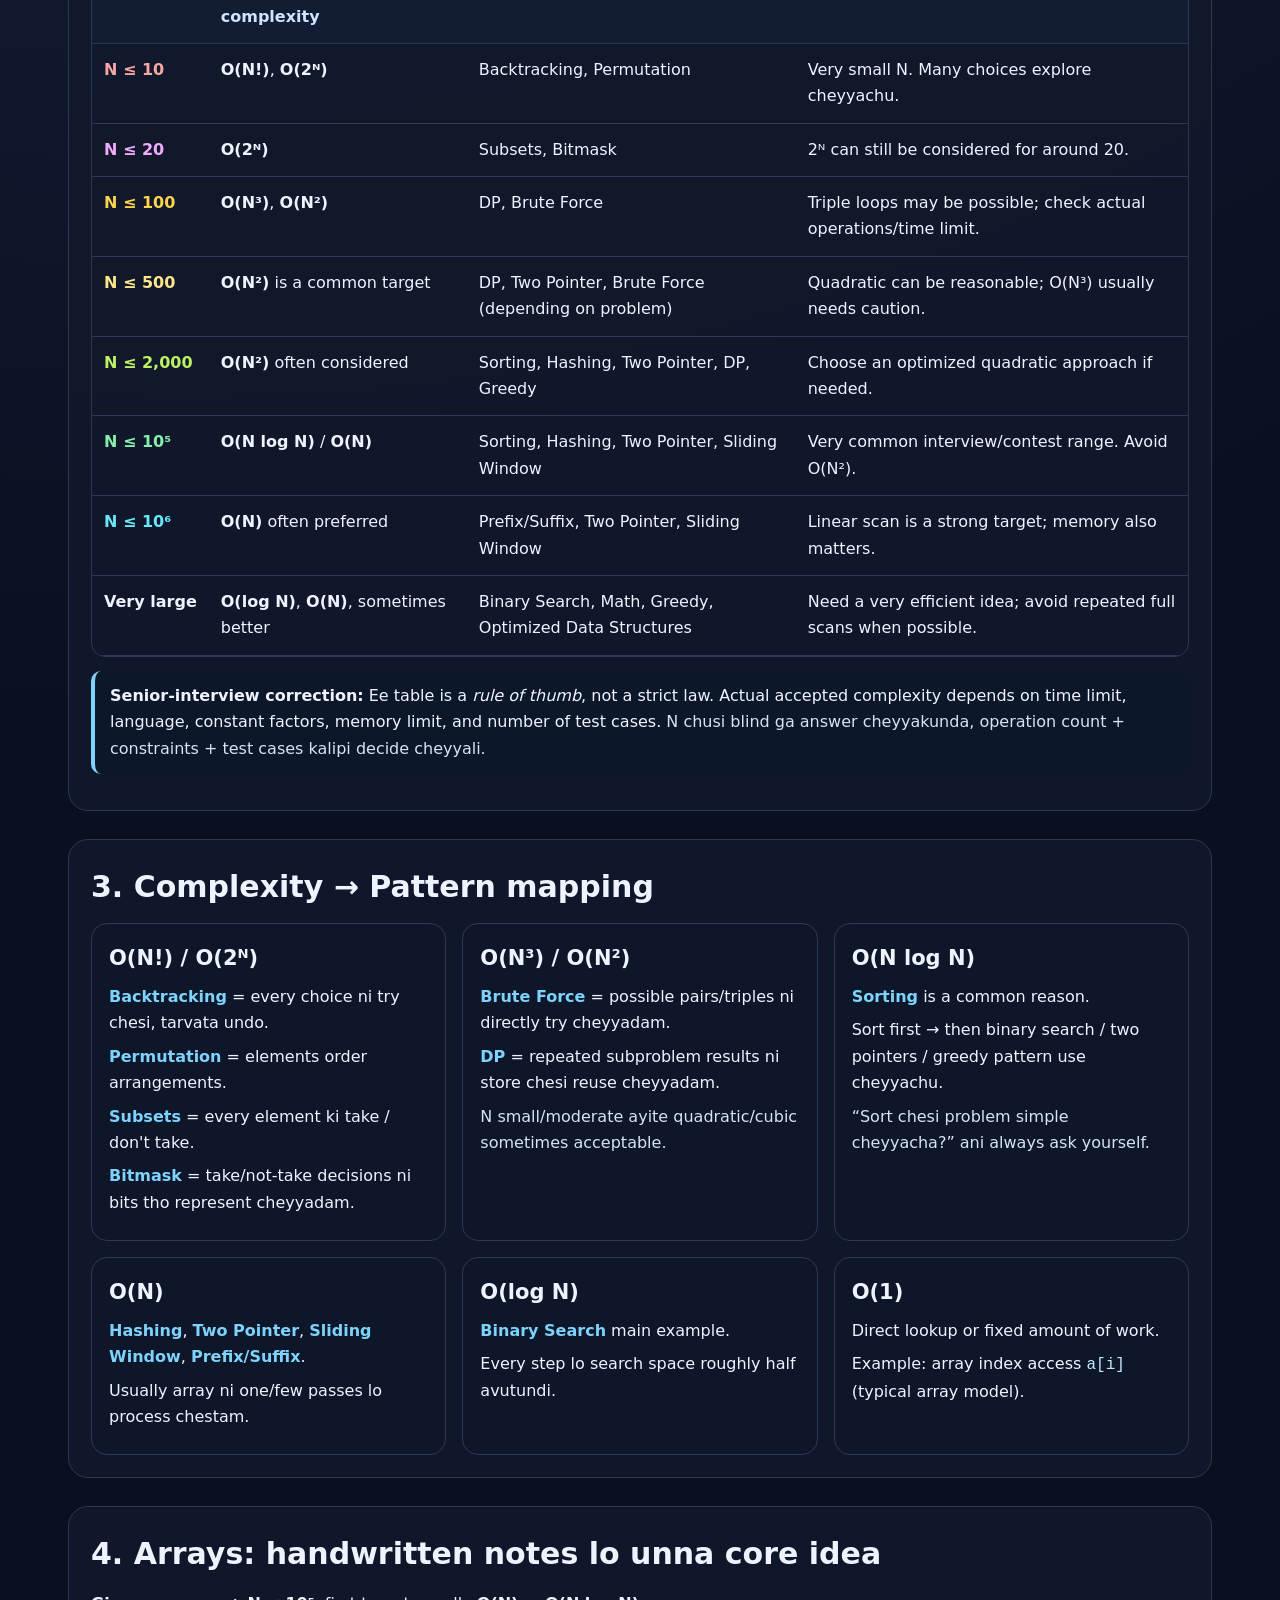
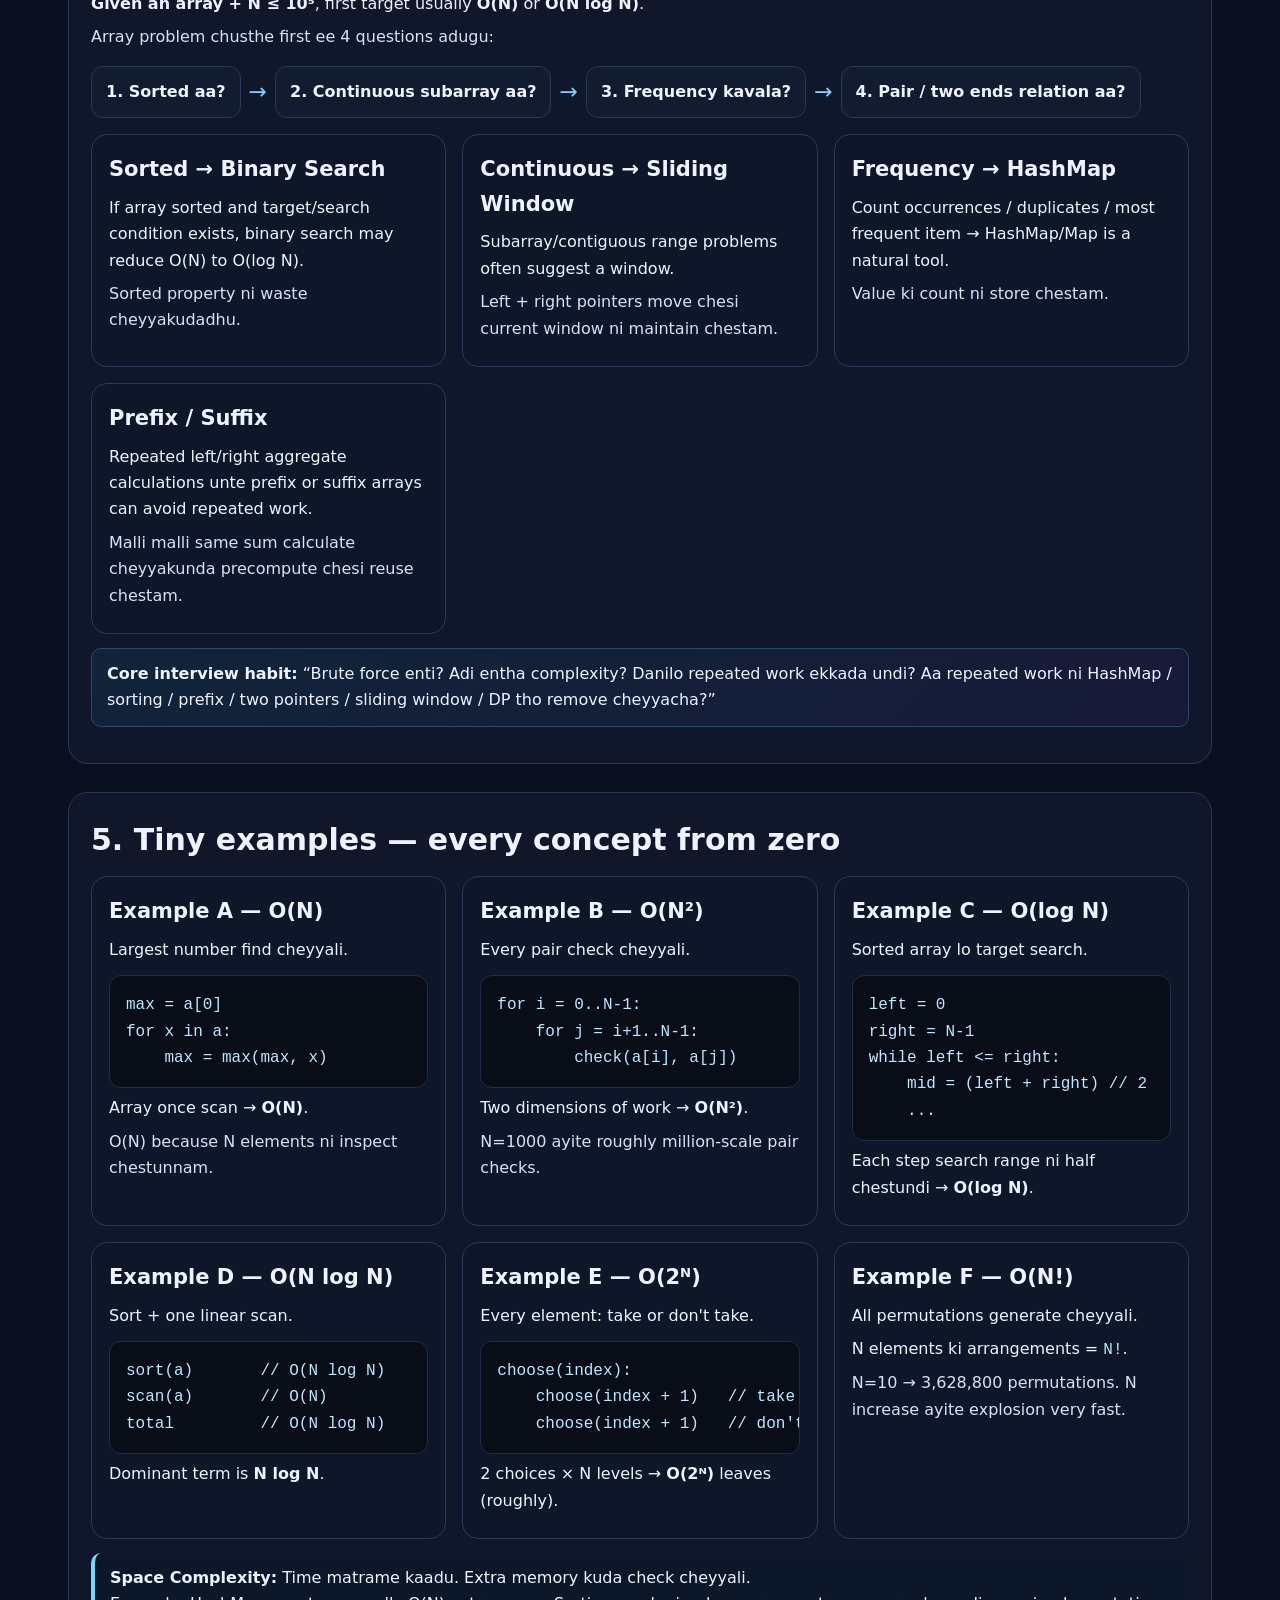
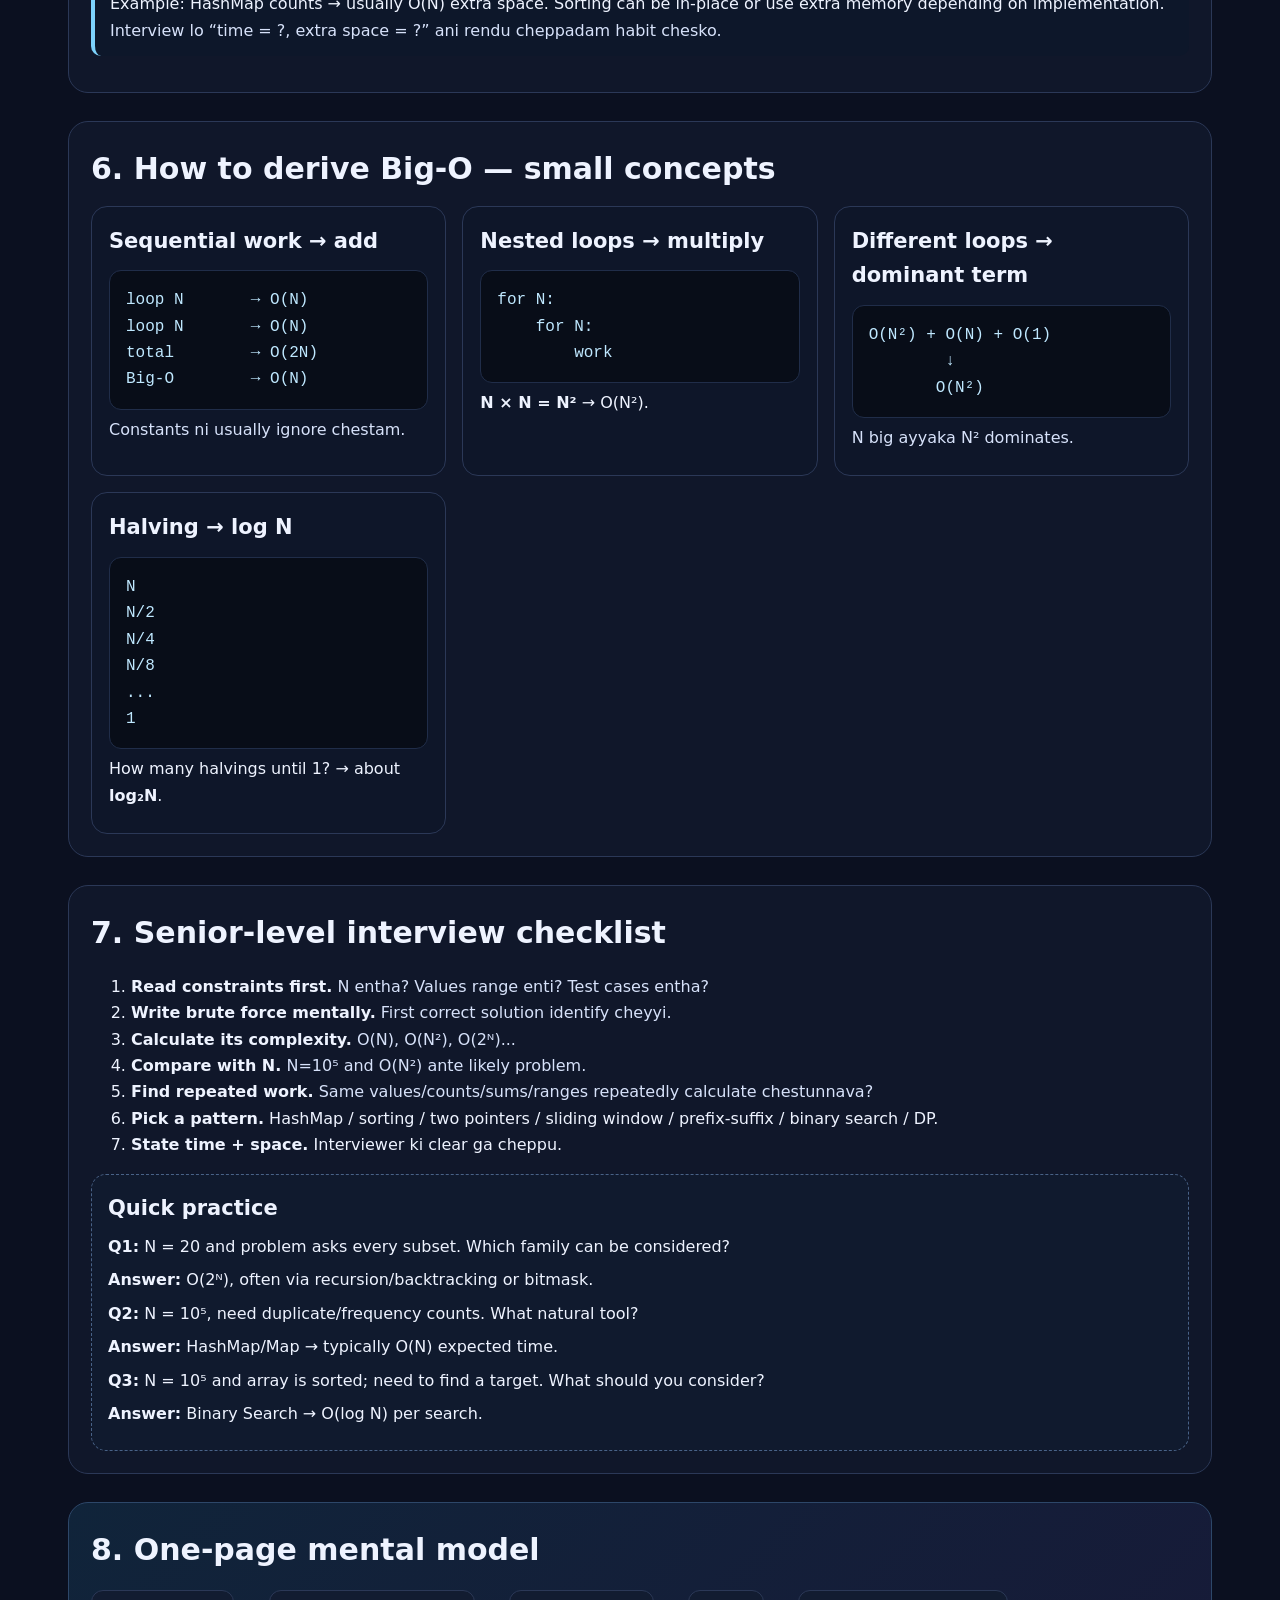
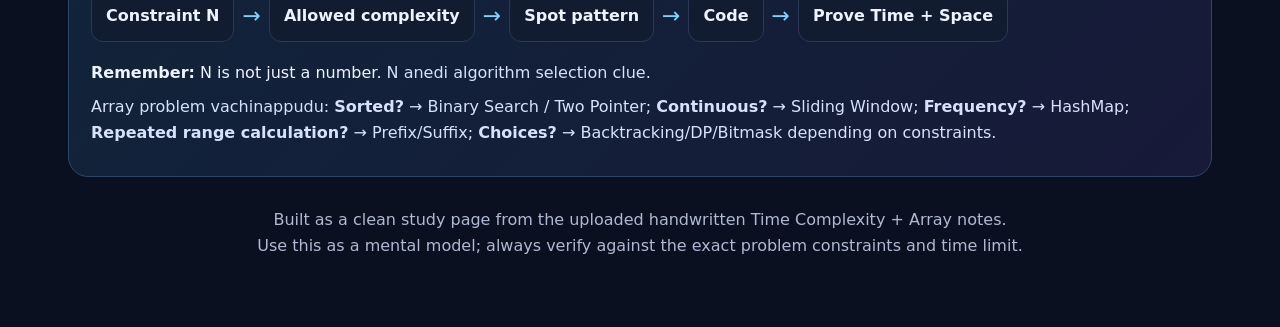
<file: Timecomplexity.html>
<!DOCTYPE html>
<html lang="en">
<head>
<meta charset="UTF-8">
<meta name="viewport" content="width=device-width, initial-scale=1.0">
<title>Time Complexity — DSA Interview Guide</title>
<style>
  :root{
    --bg:#0b1020; --panel:#11182b; --panel2:#17213a; --text:#eef3ff;
    --muted:#aeb9d3; --line:#2b3857; --accent:#7dd3fc; --accent2:#a78bfa;
    --good:#86efac; --warn:#fcd34d; --bad:#fca5a5; --pink:#f0abfc;
  }
  *{box-sizing:border-box}
  html{scroll-behavior:smooth}
  body{
    margin:0; font-family:Inter,system-ui,-apple-system,Segoe UI,Arial,sans-serif;
    background:radial-gradient(circle at 15% 0%,#1a2b50 0,#0b1020 34%),var(--bg);
    color:var(--text); line-height:1.65;
  }
  .wrap{max-width:1180px;margin:auto;padding:28px 18px 70px}
  .hero{
    padding:34px 28px; border:1px solid var(--line); border-radius:24px;
    background:linear-gradient(135deg,rgba(23,33,58,.96),rgba(17,24,43,.92));
    box-shadow:0 20px 70px rgba(0,0,0,.25);
  }
  .eyebrow{color:var(--accent);font-weight:800;letter-spacing:.12em;text-transform:uppercase;font-size:13px}
  h1{font-size:clamp(34px,5vw,62px);line-height:1.05;margin:8px 0 12px}
  h2{font-size:30px;margin:0 0 12px}
  h3{font-size:21px;margin:0 0 8px}
  p{margin:7px 0}
  .sub{color:var(--muted);font-size:17px;max-width:900px}
  .chips{display:flex;flex-wrap:wrap;gap:9px;margin-top:18px}
  .chip{border:1px solid var(--line);background:#0d1528;padding:7px 12px;border-radius:999px;color:#dbe7ff}
  section{margin-top:28px}
  .panel{
    background:rgba(17,24,43,.92);border:1px solid var(--line);border-radius:20px;
    padding:22px;overflow:hidden;
  }
  .note{border-left:4px solid var(--accent);padding:12px 15px;background:#0d172a;border-radius:10px;margin:14px 0}
  .tel{color:#d7e2fa}
  .small{color:var(--muted);font-size:14px}
  table{width:100%;border-collapse:collapse;margin-top:15px;min-width:780px}
  th,td{padding:13px 12px;border-bottom:1px solid var(--line);vertical-align:top;text-align:left}
  th{color:#cfe4ff;background:#121d34;position:sticky;top:0}
  tr:hover td{background:rgba(125,211,252,.035)}
  .table-wrap{overflow:auto;border:1px solid var(--line);border-radius:14px}
  code,kbd{font-family:ui-monospace,SFMono-Regular,Consolas,monospace}
  code{color:#bfe8ff}
  .complex{font-weight:900;white-space:nowrap}
  .n10{color:var(--bad)} .n20{color:var(--pink)} .n100{color:var(--warn)}
  .n500{color:#fde68a}.n2k{color:#bef264}.n1e5{color:var(--good)} .n1e6{color:#67e8f9}
  .cards{display:grid;grid-template-columns:repeat(auto-fit,minmax(230px,1fr));gap:14px;margin-top:16px}
  .card{background:#0e1629;border:1px solid var(--line);border-radius:16px;padding:17px}
  .card strong{display:block;font-size:25px;margin:4px 0}
  .bars{display:grid;gap:11px;margin-top:16px}
  .barrow{display:grid;grid-template-columns:115px 1fr;gap:10px;align-items:center}
  .bar{height:18px;background:#202c47;border-radius:999px;overflow:hidden}
  .fill{height:100%;border-radius:999px}
  .f1{width:16%;background:#86efac}.f2{width:30%;background:#67e8f9}.f3{width:46%;background:#a78bfa}
  .f4{width:64%;background:#fcd34d}.f5{width:80%;background:#fb7185}.f6{width:96%;background:#ef4444}
  .grid2{display:grid;grid-template-columns:repeat(auto-fit,minmax(310px,1fr));gap:16px}
  .flow{display:flex;flex-wrap:wrap;align-items:center;gap:8px;margin-top:15px}
  .box{padding:12px 14px;border:1px solid var(--line);border-radius:12px;background:#121c31;font-weight:800}
  .arrow{color:var(--accent);font-size:22px}
  pre{
    margin:12px 0 0;padding:16px;overflow:auto;background:#080d18;border:1px solid #202d49;
    border-radius:12px;color:#d9e7ff
  }
  .keyword{color:var(--accent);font-weight:800}
  .callout{background:linear-gradient(135deg,#10243a,#171a38);border:1px solid #2d4769}
  .quiz{background:#101a2e;border:1px dashed #496287;border-radius:15px;padding:16px}
  .toc{display:flex;gap:8px;flex-wrap:wrap;margin-top:14px}
  .toc a{color:#dbeafe;text-decoration:none;border:1px solid var(--line);padding:7px 11px;border-radius:10px;background:#0c1426}
  footer{color:var(--muted);text-align:center;padding-top:30px}
  @media(max-width:700px){
    .hero{padding:24px 18px}.panel{padding:17px}
    .barrow{grid-template-columns:90px 1fr} table{font-size:14px}
  }
</style>
</head>
<body>
<div class="wrap">

<header class="hero">
  <div class="eyebrow">DSA • Interview Thinking</div>
  <h1>Time Complexity — from the notebook to interview level</h1>
  <p class="sub">
    Ee page lo mee handwritten notes lo unna main ideas ni clean ga organize chesanu:
    <b>N size → allowed complexity → suitable patterns → array problem strategy.</b>
  </p>
  <div class="chips">
    <span class="chip">Simple English</span>
    <span class="chip">తెలుగు explanation</span>
    <span class="chip">Visuals</span>
    <span class="chip">Interview focused</span>
    <span class="chip">Arrays + DSA</span>
  </div>
  <div class="toc">
    <a href="#big-o">Big-O</a><a href="#limits">N limits</a><a href="#patterns">Patterns</a>
    <a href="#arrays">Arrays</a><a href="#examples">Examples</a><a href="#interview">Interview rules</a>
  </div>
</header>

<section id="big-o" class="panel">
  <h2>1. First: What is Time Complexity?</h2>
  <p><b>Time Complexity</b> = input size <code>N</code> perigina appudu mana algorithm work entha fast ga periguthundo.</p>
  <p class="tel"><b>Telugu:</b> Input size <code>N</code> chinnaga unte slow algorithm kuda okay. N pedda ayye koddi, algorithm entha work chestundo important.</p>

  <div class="note">
    <b>Important:</b> Big-O usually focuses on the growth rate, not exact seconds.
    <br><span class="tel">Example: O(2N), O(100N), O(N) — growth point of view lo same family: O(N).</span>
  </div>

  <div class="cards">
    <div class="card"><span>Constant</span><strong>O(1)</strong><p>One/few operations. N change aina work almost same.</p></div>
    <div class="card"><span>Logarithmic</span><strong>O(log N)</strong><p>Problem size repeatedly half avutundi. Example: Binary Search.</p></div>
    <div class="card"><span>Linear</span><strong>O(N)</strong><p>Usually one pass through input.</p></div>
    <div class="card"><span>Linearithmic</span><strong>O(N log N)</strong><p>Common efficient sorting complexity.</p></div>
    <div class="card"><span>Quadratic</span><strong>O(N²)</strong><p>Two nested passes/pairs. Small N ki okay.</p></div>
    <div class="card"><span>Exponential</span><strong>O(2ᴺ)</strong><p>Choices repeatedly double. Subsets/backtracking.</p></div>
    <div class="card"><span>Factorial</span><strong>O(N!)</strong><p>All permutations type problems. Very expensive.</p></div>
  </div>

  <div class="bars" aria-label="growth visualization">
    <div class="barrow"><b>O(1)</b><div class="bar"><div class="fill f1"></div></div></div>
    <div class="barrow"><b>O(log N)</b><div class="bar"><div class="fill f2"></div></div></div>
    <div class="barrow"><b>O(N)</b><div class="bar"><div class="fill f3"></div></div></div>
    <div class="barrow"><b>O(N log N)</b><div class="bar"><div class="fill f4"></div></div></div>
    <div class="barrow"><b>O(N²)</b><div class="bar"><div class="fill f5"></div></div></div>
    <div class="barrow"><b>O(2ᴺ), O(N!)</b><div class="bar"><div class="fill f6"></div></div></div>
  </div>
  <p class="small">Visual is conceptual only — exact growth depends on N.</p>
</section>

<section id="limits" class="panel">
  <h2>2. N chusi complexity guess cheyyadam</h2>
  <p class="tel">Interview lo constraints chusina ventane “ee problem ki roughly entha complexity afford cheyyachu?” ani think cheyyali.</p>
  <div class="table-wrap">
  <table>
    <thead><tr><th>N range</th><th>Common target / possible complexity</th><th>Patterns from the notes</th><th>Simple meaning</th></tr></thead>
    <tbody>
      <tr><td class="complex n10">N ≤ 10</td><td><b>O(N!)</b>, <b>O(2ᴺ)</b></td><td>Backtracking, Permutation</td><td>Very small N. Many choices explore cheyyachu.</td></tr>
      <tr><td class="complex n20">N ≤ 20</td><td><b>O(2ᴺ)</b></td><td>Subsets, Bitmask</td><td>2ᴺ can still be considered for around 20.</td></tr>
      <tr><td class="complex n100">N ≤ 100</td><td><b>O(N³)</b>, <b>O(N²)</b></td><td>DP, Brute Force</td><td>Triple loops may be possible; check actual operations/time limit.</td></tr>
      <tr><td class="complex n500">N ≤ 500</td><td><b>O(N²)</b> is a common target</td><td>DP, Two Pointer, Brute Force (depending on problem)</td><td>Quadratic can be reasonable; O(N³) usually needs caution.</td></tr>
      <tr><td class="complex n2k">N ≤ 2,000</td><td><b>O(N²)</b> often considered</td><td>Sorting, Hashing, Two Pointer, DP, Greedy</td><td>Choose an optimized quadratic approach if needed.</td></tr>
      <tr><td class="complex n1e5">N ≤ 10⁵</td><td><b>O(N log N)</b> / <b>O(N)</b></td><td>Sorting, Hashing, Two Pointer, Sliding Window</td><td>Very common interview/contest range. Avoid O(N²).</td></tr>
      <tr><td class="complex n1e6">N ≤ 10⁶</td><td><b>O(N)</b> often preferred</td><td>Prefix/Suffix, Two Pointer, Sliding Window</td><td>Linear scan is a strong target; memory also matters.</td></tr>
      <tr><td class="complex">Very large</td><td><b>O(log N)</b>, <b>O(N)</b>, sometimes better</td><td>Binary Search, Math, Greedy, Optimized Data Structures</td><td>Need a very efficient idea; avoid repeated full scans when possible.</td></tr>
    </tbody>
  </table>
  </div>
  <div class="note">
    <b>Senior-interview correction:</b> Ee table is a <i>rule of thumb</i>, not a strict law.
    Actual accepted complexity depends on time limit, language, constant factors, memory limit, and number of test cases.
    <span class="tel">N chusi blind ga answer cheyyakunda, operation count + constraints + test cases kalipi decide cheyyali.</span>
  </div>
</section>

<section id="patterns" class="panel">
  <h2>3. Complexity → Pattern mapping</h2>
  <div class="grid2">
    <div class="card">
      <h3>O(N!) / O(2ᴺ)</h3>
      <p><span class="keyword">Backtracking</span> = every choice ni try chesi, tarvata undo.</p>
      <p><span class="keyword">Permutation</span> = elements order arrangements.</p>
      <p><span class="keyword">Subsets</span> = every element ki take / don't take.</p>
      <p><span class="keyword">Bitmask</span> = take/not-take decisions ni bits tho represent cheyyadam.</p>
    </div>
    <div class="card">
      <h3>O(N³) / O(N²)</h3>
      <p><span class="keyword">Brute Force</span> = possible pairs/triples ni directly try cheyyadam.</p>
      <p><span class="keyword">DP</span> = repeated subproblem results ni store chesi reuse cheyyadam.</p>
      <p class="tel">N small/moderate ayite quadratic/cubic sometimes acceptable.</p>
    </div>
    <div class="card">
      <h3>O(N log N)</h3>
      <p><span class="keyword">Sorting</span> is a common reason.</p>
      <p>Sort first → then binary search / two pointers / greedy pattern use cheyyachu.</p>
      <p class="tel">“Sort chesi problem simple cheyyacha?” ani always ask yourself.</p>
    </div>
    <div class="card">
      <h3>O(N)</h3>
      <p><span class="keyword">Hashing</span>, <span class="keyword">Two Pointer</span>, <span class="keyword">Sliding Window</span>, <span class="keyword">Prefix/Suffix</span>.</p>
      <p>Usually array ni one/few passes lo process chestam.</p>
    </div>
    <div class="card">
      <h3>O(log N)</h3>
      <p><span class="keyword">Binary Search</span> main example.</p>
      <p>Every step lo search space roughly half avutundi.</p>
    </div>
    <div class="card">
      <h3>O(1)</h3>
      <p>Direct lookup or fixed amount of work.</p>
      <p>Example: array index access <code>a[i]</code> (typical array model).</p>
    </div>
  </div>
</section>

<section id="arrays" class="panel">
  <h2>4. Arrays: handwritten notes lo unna core idea</h2>
  <p><b>Given an array + N ≤ 10⁵</b>, first target usually <b>O(N)</b> or <b>O(N log N)</b>.</p>
  <p class="tel">Array problem chusthe first ee 4 questions adugu:</p>

  <div class="flow">
    <div class="box">1. Sorted aa?</div><div class="arrow">→</div>
    <div class="box">2. Continuous subarray aa?</div><div class="arrow">→</div>
    <div class="box">3. Frequency kavala?</div><div class="arrow">→</div>
    <div class="box">4. Pair / two ends relation aa?</div>
  </div>

  <div class="grid2" style="margin-top:16px">
    <div class="card">
      <h3>Sorted → Binary Search</h3>
      <p>If array sorted and target/search condition exists, binary search may reduce O(N) to O(log N).</p>
      <p class="tel">Sorted property ni waste cheyyakudadhu.</p>
    </div>
    <div class="card">
      <h3>Continuous → Sliding Window</h3>
      <p>Subarray/contiguous range problems often suggest a window.</p>
      <p class="tel">Left + right pointers move chesi current window ni maintain chestam.</p>
    </div>
    <div class="card">
      <h3>Frequency → HashMap</h3>
      <p>Count occurrences / duplicates / most frequent item → HashMap/Map is a natural tool.</p>
      <p class="tel">Value ki count ni store chestam.</p>
    </div>
    <div class="card">
      <h3>Prefix / Suffix</h3>
      <p>Repeated left/right aggregate calculations unte prefix or suffix arrays can avoid repeated work.</p>
      <p class="tel">Malli malli same sum calculate cheyyakunda precompute chesi reuse chestam.</p>
    </div>
  </div>

  <div class="note callout">
    <b>Core interview habit:</b> “Brute force enti? Adi entha complexity? Danilo repeated work ekkada undi?
    Aa repeated work ni HashMap / sorting / prefix / two pointers / sliding window / DP tho remove cheyyacha?”
  </div>
</section>

<section id="examples" class="panel">
  <h2>5. Tiny examples — every concept from zero</h2>

  <div class="grid2">
    <div class="card">
      <h3>Example A — O(N)</h3>
      <p>Largest number find cheyyali.</p>
      <pre><code>max = a[0]
for x in a:
    max = max(max, x)</code></pre>
      <p>Array once scan → <b>O(N)</b>.</p>
      <p class="tel">O(N) because N elements ni inspect chestunnam.</p>
    </div>

    <div class="card">
      <h3>Example B — O(N²)</h3>
      <p>Every pair check cheyyali.</p>
      <pre><code>for i = 0..N-1:
    for j = i+1..N-1:
        check(a[i], a[j])</code></pre>
      <p>Two dimensions of work → <b>O(N²)</b>.</p>
      <p class="tel">N=1000 ayite roughly million-scale pair checks.</p>
    </div>

    <div class="card">
      <h3>Example C — O(log N)</h3>
      <p>Sorted array lo target search.</p>
      <pre><code>left = 0
right = N-1
while left &lt;= right:
    mid = (left + right) // 2
    ...</code></pre>
      <p>Each step search range ni half chestundi → <b>O(log N)</b>.</p>
    </div>

    <div class="card">
      <h3>Example D — O(N log N)</h3>
      <p>Sort + one linear scan.</p>
      <pre><code>sort(a)       // O(N log N)
scan(a)       // O(N)
total         // O(N log N)</code></pre>
      <p>Dominant term is <b>N log N</b>.</p>
    </div>

    <div class="card">
      <h3>Example E — O(2ᴺ)</h3>
      <p>Every element: take or don't take.</p>
      <pre><code>choose(index):
    choose(index + 1)   // take
    choose(index + 1)   // don't take</code></pre>
      <p>2 choices × N levels → <b>O(2ᴺ)</b> leaves (roughly).</p>
    </div>

    <div class="card">
      <h3>Example F — O(N!)</h3>
      <p>All permutations generate cheyyali.</p>
      <p>N elements ki arrangements = <code>N!</code>.</p>
      <p class="tel">N=10 → 3,628,800 permutations. N increase ayite explosion very fast.</p>
    </div>
  </div>

  <div class="note">
    <b>Space Complexity:</b> Time matrame kaadu. Extra memory kuda check cheyyali.
    <br>Example: HashMap counts → usually O(N) extra space. Sorting can be in-place or use extra memory depending on implementation.
    <br><span class="tel">Interview lo “time = ?, extra space = ?” ani rendu cheppadam habit chesko.</span>
  </div>
</section>

<section class="panel">
  <h2>6. How to derive Big-O — small concepts</h2>
  <div class="grid2">
    <div class="card">
      <h3>Sequential work → add</h3>
      <pre><code>loop N       → O(N)
loop N       → O(N)
total        → O(2N)
Big-O        → O(N)</code></pre>
      <p class="tel">Constants ni usually ignore chestam.</p>
    </div>
    <div class="card">
      <h3>Nested loops → multiply</h3>
      <pre><code>for N:
    for N:
        work</code></pre>
      <p><b>N × N = N²</b> → O(N²).</p>
    </div>
    <div class="card">
      <h3>Different loops → dominant term</h3>
      <pre><code>O(N²) + O(N) + O(1)
        ↓
       O(N²)</code></pre>
      <p class="tel">N big ayyaka N² dominates.</p>
    </div>
    <div class="card">
      <h3>Halving → log N</h3>
      <pre><code>N
N/2
N/4
N/8
...
1</code></pre>
      <p>How many halvings until 1? → about <b>log₂N</b>.</p>
    </div>
  </div>
</section>

<section id="interview" class="panel">
  <h2>7. Senior-level interview checklist</h2>
  <ol>
    <li><b>Read constraints first.</b> <span class="tel">N entha? Values range enti? Test cases entha?</span></li>
    <li><b>Write brute force mentally.</b> <span class="tel">First correct solution identify cheyyi.</span></li>
    <li><b>Calculate its complexity.</b> <span class="tel">O(N), O(N²), O(2ᴺ)...</span></li>
    <li><b>Compare with N.</b> <span class="tel">N=10⁵ and O(N²) ante likely problem.</span></li>
    <li><b>Find repeated work.</b> <span class="tel">Same values/counts/sums/ranges repeatedly calculate chestunnava?</span></li>
    <li><b>Pick a pattern.</b> HashMap / sorting / two pointers / sliding window / prefix-suffix / binary search / DP.</li>
    <li><b>State time + space.</b> Interviewer ki clear ga cheppu.</li>
  </ol>

  <div class="quiz">
    <h3>Quick practice</h3>
    <p><b>Q1:</b> N = 20 and problem asks every subset. Which family can be considered?</p>
    <p><b>Answer:</b> O(2ᴺ), often via recursion/backtracking or bitmask.</p>
    <p><b>Q2:</b> N = 10⁵, need duplicate/frequency counts. What natural tool?</p>
    <p><b>Answer:</b> HashMap/Map → typically O(N) expected time.</p>
    <p><b>Q3:</b> N = 10⁵ and array is sorted; need to find a target. What should you consider?</p>
    <p><b>Answer:</b> Binary Search → O(log N) per search.</p>
  </div>
</section>

<section class="panel callout">
  <h2>8. One-page mental model</h2>
  <div class="flow">
    <div class="box">Constraint N</div><div class="arrow">→</div>
    <div class="box">Allowed complexity</div><div class="arrow">→</div>
    <div class="box">Spot pattern</div><div class="arrow">→</div>
    <div class="box">Code</div><div class="arrow">→</div>
    <div class="box">Prove Time + Space</div>
  </div>
  <p style="margin-top:18px"><b>Remember:</b> N is not just a number. <span class="tel">N anedi algorithm selection clue.</span></p>
  <p class="tel">
    Array problem vachinappudu: <b>Sorted?</b> → Binary Search / Two Pointer;
    <b>Continuous?</b> → Sliding Window;
    <b>Frequency?</b> → HashMap;
    <b>Repeated range calculation?</b> → Prefix/Suffix;
    <b>Choices?</b> → Backtracking/DP/Bitmask depending on constraints.
  </p>
</section>

<footer>
  Built as a clean study page from the uploaded handwritten Time Complexity + Array notes.
  <br>Use this as a mental model; always verify against the exact problem constraints and time limit.
</footer>

</div>
</body>
</html>
</file>
<file: style.css>
/* =====================================================
   RESET
===================================================== */

* {
    margin: 0;
    padding: 0;
    box-sizing: border-box;
}

html {
    scroll-behavior: smooth;
}

body {
    font-family: Arial, Helvetica, sans-serif;
    background: #f7f7f5;
    color: #151515;
    line-height: 1.6;
}

a {
    color: inherit;
    text-decoration: none;
}

code {
    font-family: Consolas, "Courier New", monospace;
}

strong {
    font-weight: 700;
}


/* =====================================================
   GLOBAL
===================================================== */

.container {
    width: min(1180px, calc(100% - 48px));
    margin: 0 auto;
}

.section {
    padding: 110px 0;
}

.eyebrow {
    margin-bottom: 14px;

    font-size: 11px;
    font-weight: 700;
    letter-spacing: 2px;
    text-transform: uppercase;

    color: #777;
}

h1,
h2,
h3,
h4 {
    line-height: 1.15;
}

h2 {
    font-size: clamp(38px, 5vw, 64px);
    letter-spacing: -2px;
}

.section-heading {
    display: flex;
    justify-content: space-between;
    align-items: end;

    gap: 40px;
    margin-bottom: 55px;
}

.section-heading > p {
    max-width: 390px;

    color: #666;
    font-size: 15px;
}


/* =====================================================
   HEADER
===================================================== */

.header {
    position: sticky;
    top: 0;
    z-index: 100;

    background: rgba(247, 247, 245, 0.94);

    border-bottom: 1px solid #deded9;

    backdrop-filter: blur(12px);
}

.header-content {
    min-height: 76px;

    display: flex;
    justify-content: space-between;
    align-items: center;
}

.logo {
    font-size: 20px;
    font-weight: 800;
    letter-spacing: -1px;
}

.logo span {
    color: #777;
}

.nav {
    display: flex;
    align-items: center;
    gap: 25px;
}

.nav a {
    font-size: 13px;
    color: #666;

    transition: color 0.2s ease;
}

.nav a:hover {
    color: #111;
}


/* =====================================================
   HERO
===================================================== */

.hero {
    padding: 110px 0 80px;

    border-bottom: 1px solid #deded9;
}

.hero-content {
    min-height: 440px;

    display: grid;
    grid-template-columns: 1.3fr 0.7fr;
    align-items: center;

    gap: 80px;
}

.hero h1 {
    max-width: 750px;

    font-size: clamp(55px, 8vw, 100px);
    letter-spacing: -6px;
}

.hero h1 span {
    color: #8b8b86;
}

.hero-description {
    max-width: 590px;

    margin: 30px 0;

    color: #666;
    font-size: 17px;
}

.hero-actions {
    display: flex;
    align-items: center;
    gap: 12px;
}


/* =====================================================
   BUTTONS
===================================================== */

.primary-button,
.secondary-button {
    display: inline-block;

    padding: 15px 22px;

    border-radius: 4px;

    font-size: 13px;
    font-weight: 700;

    transition:
        transform 0.2s ease,
        background 0.2s ease;
}

.primary-button {
    background: #151515;
    color: white;
}

.primary-button:hover {
    background: #333;
    transform: translateY(-2px);
}

.secondary-button {
    background: transparent;
    border: 1px solid #ccc;
    color: #555;
}

.secondary-button:hover {
    border-color: #888;
}


/* =====================================================
   PROGRESS CARD
===================================================== */

.progress-card {
    padding: 30px;

    background: white;

    border: 1px solid #deded9;
    border-radius: 8px;

    box-shadow: 0 20px 50px rgba(0, 0, 0, 0.06);
}

.progress-card-header {
    display: flex;
    justify-content: space-between;
    align-items: start;

    margin-bottom: 28px;
}

.card-label {
    margin-bottom: 6px;

    color: #888;

    font-size: 12px;
    text-transform: uppercase;
    letter-spacing: 1px;
}

.progress-card h2 {
    font-size: 48px;
    letter-spacing: -2px;
}

.progress-card h2 span {
    color: #aaa;
    font-size: 22px;
}

.progress-percent {
    font-size: 14px;
    font-weight: 700;
}

.progress-bar {
    height: 8px;

    overflow: hidden;

    background: #e7e7e2;
    border-radius: 20px;
}

.progress-fill {
    width: 0%;
    height: 100%;

    background: #151515;

    border-radius: inherit;
}

.progress-text {
    margin-top: 15px;

    color: #777;
    font-size: 13px;
}


/* =====================================================
   STATS
===================================================== */

.stats {
    display: grid;
    grid-template-columns: repeat(4, 1fr);

    margin-top: 70px;

    border-top: 1px solid #deded9;
    border-bottom: 1px solid #deded9;
}

.stat-card {
    padding: 28px;

    border-right: 1px solid #deded9;
}

.stat-card:last-child {
    border-right: none;
}

.stat-number {
    margin-bottom: 4px;

    font-size: 34px;
    font-weight: 700;
    letter-spacing: -1px;
}

.stat-label {
    color: #777;
    font-size: 13px;
}


/* =====================================================
   BASICS
===================================================== */

.basics-section {
    background: #efefeb;
}

.basics-grid {
    display: grid;
    grid-template-columns: repeat(2, 1fr);

    gap: 16px;
}

.concept-card {
    min-height: 430px;

    padding: 30px;

    background: white;

    border: 1px solid #deded9;
    border-radius: 7px;

    display: flex;
    flex-direction: column;

    transition:
        transform 0.2s ease,
        box-shadow 0.2s ease;
}

.concept-card:hover {
    transform: translateY(-3px);

    box-shadow: 0 15px 35px rgba(0, 0, 0, 0.06);
}

.concept-card.featured {
    min-height: 520px;

    background: #151515;
    color: white;

    border-color: #151515;
}

.concept-number {
    color: #999;
    font-size: 12px;
}

.concept-card.featured .concept-number {
    color: #777;
}

.concept-content {
    margin-top: auto;
}

.concept-label {
    margin-bottom: 10px;

    color: #999;

    font-size: 10px;
    font-weight: 700;
    letter-spacing: 1.5px;
}

.concept-card.featured .concept-label {
    color: #777;
}

.concept-content h3 {
    margin-bottom: 15px;

    font-size: 32px;
    letter-spacing: -1px;
}

.concept-simple {
    max-width: 520px;

    color: #666;
    font-size: 15px;
}

.concept-card.featured .concept-simple {
    color: #aaa;
}

.explanation {
    margin-top: 28px;
}

.explanation h4 {
    margin-bottom: 10px;

    font-size: 14px;
}

.explanation > p {
    color: #666;
    font-size: 13px;
}

.concept-card.featured .explanation > p {
    color: #aaa;
}


/* =====================================================
   CODE / EXAMPLE BOX
===================================================== */

.example-box {
    margin-top: 20px;
    padding: 18px;

    background: #f1f1ed;

    border: 1px solid #deded9;
    border-radius: 5px;
}

.concept-card.featured .example-box {
    background: #222;
    border-color: #333;
}

.example-box code {
    display: block;

    margin-bottom: 12px;

    color: #333;

    font-size: 12px;
    line-height: 1.7;
}

.concept-card.featured .example-box code {
    color: #ddd;
}

.example-box p {
    color: #666;
    font-size: 12px;
}

.concept-card.featured .example-box p {
    color: #999;
}

.complexity-list {
    display: grid;
    grid-template-columns: repeat(2, 1fr);

    gap: 8px;

    margin-top: 18px;
}

.complexity-list span {
    padding: 8px 10px;

    background: #222;

    border: 1px solid #333;
    border-radius: 4px;

    color: #aaa;

    font-size: 11px;
}

.mini-example {
    margin-top: 25px;
    padding: 18px;

    background: #f2f2ee;

    border-radius: 5px;
}

.mini-example code {
    color: #444;

    font-size: 12px;
    line-height: 1.8;
}

.concept-tip {
    margin-top: 20px;

    color: #777;
    font-size: 12px;
}

.small-note {
    margin-top: 20px;

    padding: 12px;

    background: #f2f2ee;

    border-left: 3px solid #151515;

    font-size: 12px !important;
}


/* =====================================================
   LEARNING RULE
===================================================== */

.learning-rule {
    margin-top: 30px;
    padding: 35px;

    display: grid;
    grid-template-columns: 1fr 1fr;
    gap: 60px;
    align-items: center;

    background: white;

    border: 1px solid #deded9;
    border-radius: 7px;
}

.learning-rule h3 {
    font-size: 28px;
    letter-spacing: -1px;
}

.learning-rule > p {
    color: #666;
    font-size: 14px;
}


/* =====================================================
   FLOW
===================================================== */

.flow-section {
    background: #f7f7f5;
}

.flow-grid {
    display: grid;
    grid-template-columns: repeat(3, 1fr);

    border-top: 1px solid #deded9;
    border-left: 1px solid #deded9;
}

.flow-card {
    min-height: 220px;

    padding: 28px;

    border-right: 1px solid #deded9;
    border-bottom: 1px solid #deded9;

    background: white;
}

.flow-card span {
    display: block;

    margin-bottom: 50px;

    color: #999;

    font-size: 11px;
}

.flow-card h3 {
    margin-bottom: 10px;

    font-size: 23px;
}

.flow-card p {
    max-width: 270px;

    color: #777;

    font-size: 13px;
}


/* =====================================================
   SYLLABUS
===================================================== */

.syllabus-grid {
    display: grid;
    grid-template-columns: repeat(3, 1fr);

    gap: 16px;
}

.topic-card {
    min-height: 250px;

    padding: 26px;

    background: white;

    border: 1px solid #deded9;
    border-radius: 6px;

    display: flex;
    flex-direction: column;
    gap: 20px;

    transition:
        transform 0.2s ease,
        border-color 0.2s ease,
        box-shadow 0.2s ease;
}

.topic-card:hover {
    transform: translateY(-4px);

    border-color: #aaa;

    box-shadow: 0 15px 35px rgba(0, 0, 0, 0.06);
}

.topic-card.active {
    border-color: #151515;
}

.topic-card.locked {
    opacity: 0.45;
}

.topic-number {
    font-size: 12px;
    color: #999;
}

.topic-content {
    margin-top: auto;
}

.topic-status {
    margin-bottom: 7px;

    color: #999;

    font-size: 9px;
    font-weight: 700;
    letter-spacing: 1px;
}

.topic-content h3 {
    margin-bottom: 8px;

    font-size: 22px;
    letter-spacing: -0.5px;
}

.topic-content > p:not(.topic-status) {
    min-height: 62px;

    color: #777;
    font-size: 13px;
}

.topic-progress {
    display: flex;
    justify-content: space-between;

    margin-top: 18px;

    color: #777;
    font-size: 11px;
}

.small-progress {
    height: 3px;

    margin-top: 8px;

    background: #e6e6e1;
}

.small-progress div {
    height: 100%;

    background: #151515;
}


/* =====================================================
   DARK SECTION
===================================================== */

.dark-section {
    background: #151515;
    color: white;
}

.dark-section .eyebrow {
    color: #888;
}

.dark-section .section-heading > p {
    color: #999;
}

.pattern-grid {
    display: grid;
    grid-template-columns: repeat(3, 1fr);

    border-top: 1px solid #333;
    border-left: 1px solid #333;
}

.pattern-card {
    min-height: 240px;

    padding: 30px;

    border-right: 1px solid #333;
    border-bottom: 1px solid #333;
}

.pattern-card span {
    display: block;

    margin-bottom: 60px;

    color: #777;

    font-size: 12px;
}

.pattern-card h3 {
    margin-bottom: 10px;

    font-size: 24px;
}

.pattern-card p {
    max-width: 280px;

    color: #999;

    font-size: 13px;
}


/* =====================================================
   PROBLEMS
===================================================== */

.problem-list {
    border-top: 1px solid #deded9;
}

.problem-row {
    min-height: 110px;

    display: grid;
    grid-template-columns: 45px 1fr auto;
    align-items: center;

    gap: 20px;

    border-bottom: 1px solid #deded9;
}

.problem-status {
    width: 30px;
    height: 30px;

    display: flex;
    justify-content: center;
    align-items: center;

    border: 1px solid #ccc;
    border-radius: 50%;

    color: #777;

    font-size: 10px;
}

.problem-status.pending {
    background: white;
}

.problem-info h3 {
    margin-bottom: 8px;

    font-size: 17px;
}

.problem-meta {
    display: flex;
    gap: 8px;
    flex-wrap: wrap;
}

.problem-meta span {
    padding: 3px 8px;

    background: #eee;

    color: #666;

    font-size: 10px;
    border-radius: 3px;
}

.problem-action {
    color: #777;
    font-size: 12px;
}


/* =====================================================
   REVISION
===================================================== */

.revision-section {
    background: #e9e9e4;
}

.revision-layout {
    display: grid;
    grid-template-columns: 1fr 1fr;

    align-items: center;

    gap: 100px;
}

.section-description {
    max-width: 500px;

    margin-top: 25px;

    color: #666;
}

.revision-card {
    background: white;

    border: 1px solid #d5d5d0;
    border-radius: 6px;

    overflow: hidden;
}

.revision-header {
    padding: 22px 25px;

    display: flex;
    justify-content: space-between;

    border-bottom: 1px solid #deded9;
}

.revision-header h3 {
    font-size: 16px;
}

.revision-header span {
    color: #888;
    font-size: 12px;
}

.revision-item {
    padding: 20px 25px;

    display: grid;
    grid-template-columns: 35px 1fr auto;
    align-items: center;

    gap: 15px;

    border-bottom: 1px solid #deded9;
}

.revision-item:last-child {
    border-bottom: none;
}

.revision-icon {
    font-size: 11px;
    color: #999;
}

.revision-item h4 {
    margin-bottom: 3px;

    font-size: 14px;
}

.revision-item p {
    color: #888;
    font-size: 12px;
}

.revision-item > span:last-child {
    color: #888;
}


/* =====================================================
   MISTAKE BOOK
===================================================== */

.mistake-box {
    padding: 60px;

    display: grid;
    grid-template-columns: 1fr 1fr;

    gap: 80px;

    background: #151515;
    color: white;

    border-radius: 8px;
}

.mistake-box .eyebrow {
    color: #777;
}

.mistake-box > div:first-child > p:last-child {
    max-width: 450px;

    margin-top: 25px;

    color: #999;
}

.mistake-example {
    padding: 30px;

    background: #222;

    border: 1px solid #333;
    border-radius: 6px;
}

.mistake-top {
    display: flex;
    justify-content: space-between;

    margin-bottom: 35px;

    color: #777;

    font-size: 11px;
    text-transform: uppercase;
}

.mistake-example h3 {
    font-size: 22px;
}

.mistake-example > p {
    margin-top: 15px;

    color: #999;

    font-size: 13px;
}

.mistake-footer {
    display: flex;
    justify-content: space-between;

    margin-top: 35px;
    padding-top: 18px;

    border-top: 1px solid #333;

    font-size: 11px;
}

.mistake-footer span {
    color: #777;
}

.mistake-footer strong {
    font-weight: 500;
}


/* =====================================================
   FINAL SECTION
===================================================== */

.final-section {
    padding: 140px 0;
}

.final-section h2 {
    max-width: 800px;
}

.final-description {
    max-width: 550px;

    margin-top: 30px;

    color: #666;

    font-size: 17px;
}


/* =====================================================
   FOOTER
===================================================== */

.footer {
    padding: 45px 0;

    border-top: 1px solid #deded9;
}

.footer-content {
    display: flex;
    justify-content: space-between;
    align-items: center;
}

.footer p {
    margin-top: 6px;

    color: #888;
    font-size: 12px;
}


/* =====================================================
   RESPONSIVE — TABLET
===================================================== */

@media (max-width: 900px) {

    .nav {
        display: none;
    }

    .hero-content {
        grid-template-columns: 1fr;
        gap: 50px;
    }

    .hero h1 {
        letter-spacing: -4px;
    }

    .basics-grid {
        grid-template-columns: 1fr;
    }

    .learning-rule {
        grid-template-columns: 1fr;
        gap: 25px;
    }

    .flow-grid {
        grid-template-columns: repeat(2, 1fr);
    }

    .syllabus-grid {
        grid-template-columns: repeat(2, 1fr);
    }

    .pattern-grid {
        grid-template-columns: repeat(2, 1fr);
    }

    .revision-layout {
        grid-template-columns: 1fr;
        gap: 50px;
    }

    .mistake-box {
        grid-template-columns: 1fr;
        gap: 50px;
    }
}


/* =====================================================
   RESPONSIVE — MOBILE
===================================================== */

@media (max-width: 600px) {

    .container {
        width: min(100% - 30px, 1180px);
    }

    .section {
        padding: 75px 0;
    }

    .hero {
        padding: 75px 0 60px;
    }

    .hero h1 {
        font-size: 55px;
        letter-spacing: -3px;
    }

    .hero-actions {
        flex-direction: column;
        align-items: stretch;
    }

    .primary-button,
    .secondary-button {
        text-align: center;
    }

    .section-heading {
        display: block;
    }

    .section-heading > p {
        margin-top: 20px;
    }

    .stats {
        grid-template-columns: repeat(2, 1fr);
    }

    .stat-card:nth-child(2) {
        border-right: none;
    }

    .stat-card:nth-child(-n + 2) {
        border-bottom: 1px solid #deded9;
    }

    .basics-grid,
    .flow-grid,
    .syllabus-grid,
    .pattern-grid {
        grid-template-columns: 1fr;
    }

    .concept-card,
    .concept-card.featured {
        min-height: auto;
    }

    .complexity-list {
        grid-template-columns: 1fr;
    }

    .problem-row {
        grid-template-columns: 35px 1fr;

        padding: 20px 0;
    }

    .problem-action {
        display: none;
    }

    .mistake-box {
        padding: 30px;
    }

    .footer-content {
        display: block;
    }

    .footer-content > p {
        margin-top: 25px;
    }

    .final-section {
        padding: 90px 0;
    }

}

/* =========================================================
   FOUNDATION PAGE
   ========================================================= */

.foundation-page {
    background: var(--background);
}

/* ---------- Foundation Hero ---------- */

.foundation-hero {
    padding: 90px 0 70px;
    border-bottom: 1px solid var(--border);
}

.foundation-hero__content {
    max-width: 850px;
}

.foundation-hero h1 {
    margin: 14px 0 20px;
    font-size: clamp(42px, 7vw, 76px);
    line-height: 0.95;
    letter-spacing: -0.05em;
}

.foundation-hero__description {
    max-width: 720px;
    margin: 0;
    font-size: 19px;
    line-height: 1.8;
    color: var(--muted);
}

/* ---------- Back / Navigation ---------- */

.foundation-nav {
    padding: 24px 0;
    border-bottom: 1px solid var(--border);
}

.foundation-nav a {
    display: inline-flex;
    align-items: center;
    gap: 8px;
    font-size: 14px;
    font-weight: 600;
    color: var(--muted);
    transition: color 0.2s ease;
}

.foundation-nav a:hover {
    color: var(--text);
}

/* ---------- Main Lesson ---------- */

.foundation-content {
    max-width: 900px;
    margin: 0 auto;
    padding: 80px 24px 100px;
}

/* ---------- Lesson Section ---------- */

.lesson-section {
    margin-bottom: 90px;
    scroll-margin-top: 100px;
}

.lesson-section:last-child {
    margin-bottom: 0;
}

.lesson-number {
    margin-bottom: 12px;
    font-size: 13px;
    font-weight: 700;
    letter-spacing: 0.12em;
    text-transform: uppercase;
    color: var(--muted);
}

.lesson-section h2 {
    margin: 0 0 20px;
    font-size: clamp(30px, 5vw, 44px);
    line-height: 1.1;
    letter-spacing: -0.035em;
}

.lesson-section h3 {
    margin: 32px 0 12px;
    font-size: 22px;
    line-height: 1.3;
}

.lesson-section p {
    margin: 0 0 18px;
    font-size: 17px;
    line-height: 1.85;
    color: var(--muted);
}

.lesson-section strong {
    color: var(--text);
}

/* ---------- Simple Explanation Card ---------- */

.lesson-card {
    margin: 28px 0;
    padding: 28px;
    border: 1px solid var(--border);
    border-radius: 16px;
    background: var(--surface);
}

.lesson-card h3 {
    margin-top: 0;
}

.lesson-card p:last-child {
    margin-bottom: 0;
}

/* ---------- Telugu / Simple Explanation ---------- */

.simple-box {
    margin: 24px 0;
    padding: 24px 26px;
    border-left: 3px solid var(--text);
    background: var(--surface);
    border-radius: 0 12px 12px 0;
}

.simple-box p {
    margin-bottom: 0;
}

/* ---------- Real Life Example ---------- */

.example-box {
    margin: 28px 0;
    padding: 28px;
    border: 1px solid var(--border);
    border-radius: 16px;
    background: var(--surface);
}

.example-box__label {
    margin-bottom: 10px;
    font-size: 12px;
    font-weight: 700;
    letter-spacing: 0.1em;
    text-transform: uppercase;
    color: var(--muted);
}

.example-box h3 {
    margin: 0 0 12px;
}

.example-box p {
    margin-bottom: 0;
}

/* ---------- Flow Diagram ---------- */

.lesson-flow {
    display: flex;
    align-items: center;
    justify-content: center;
    gap: 12px;
    flex-wrap: wrap;
    margin: 32px 0;
}

.flow-item {
    padding: 14px 20px;
    border: 1px solid var(--border);
    border-radius: 10px;
    background: var(--surface);
    font-size: 15px;
    font-weight: 600;
}

.flow-arrow {
    color: var(--muted);
    font-size: 20px;
}

/* ---------- Code Examples ---------- */

.code-example {
    margin: 24px 0;
    padding: 24px;
    overflow-x: auto;
    border-radius: 14px;
    background: #111;
    color: #fff;
}

.code-example pre {
    margin: 0;
    font-family: "Courier New", Courier, monospace;
    font-size: 14px;
    line-height: 1.8;
    white-space: pre-wrap;
}

.code-title {
    margin-bottom: 14px;
    font-size: 12px;
    font-weight: 700;
    letter-spacing: 0.08em;
    text-transform: uppercase;
    opacity: 0.6;
}

/* ---------- Step List ---------- */

.step-list {
    display: grid;
    gap: 14px;
    margin: 28px 0;
    padding: 0;
    list-style: none;
}

.step-list li {
    display: flex;
    gap: 16px;
    align-items: flex-start;
    padding: 20px;
    border: 1px solid var(--border);
    border-radius: 12px;
    background: var(--surface);
}

.step-number {
    display: flex;
    flex-shrink: 0;
    align-items: center;
    justify-content: center;
    width: 30px;
    height: 30px;
    border-radius: 50%;
    background: var(--text);
    color: var(--background);
    font-size: 13px;
    font-weight: 700;
}

.step-list strong {
    display: block;
    margin-bottom: 5px;
}

.step-list p {
    margin: 0;
    font-size: 15px;
}

/* ---------- Complexity Cards ---------- */

.complexity-grid {
    display: grid;
    grid-template-columns: repeat(2, minmax(0, 1fr));
    gap: 16px;
    margin: 32px 0;
}

.complexity-card {
    padding: 26px;
    border: 1px solid var(--border);
    border-radius: 16px;
    background: var(--surface);
}

.complexity-card__big {
    margin-bottom: 10px;
    font-family: "Courier New", Courier, monospace;
    font-size: 28px;
    font-weight: 700;
}

.complexity-card h3 {
    margin: 0 0 10px;
    font-size: 19px;
}

.complexity-card p {
    margin: 0;
    font-size: 15px;
}

/* ---------- Complexity Table ---------- */

.complexity-table-wrapper {
    margin: 30px 0;
    overflow-x: auto;
    border: 1px solid var(--border);
    border-radius: 14px;
}

.complexity-table {
    width: 100%;
    border-collapse: collapse;
    min-width: 550px;
}

.complexity-table th,
.complexity-table td {
    padding: 16px 18px;
    border-bottom: 1px solid var(--border);
    text-align: left;
}

.complexity-table th {
    font-size: 13px;
    text-transform: uppercase;
    letter-spacing: 0.06em;
    background: var(--surface);
}

.complexity-table td {
    font-size: 15px;
    color: var(--muted);
}

.complexity-table td:first-child {
    color: var(--text);
    font-family: "Courier New", Courier, monospace;
    font-weight: 700;
}

.complexity-table tr:last-child td {
    border-bottom: none;
}

/* ---------- Important Note ---------- */

.important-box {
    margin: 30px 0;
    padding: 26px;
    border: 2px solid var(--text);
    border-radius: 14px;
}

.important-box__title {
    margin-bottom: 10px;
    font-size: 13px;
    font-weight: 800;
    letter-spacing: 0.08em;
    text-transform: uppercase;
}

.important-box p {
    margin: 0;
}

/* ---------- Mistake Box ---------- */

.mistake-card {
    margin: 18px 0;
    padding: 22px 24px;
    border: 1px solid var(--border);
    border-radius: 12px;
}

.mistake-card h3 {
    margin: 0 0 8px;
    font-size: 18px;
}

.mistake-card p {
    margin: 0;
    font-size: 15px;
}

/* ---------- Checklist ---------- */

.checklist {
    display: grid;
    gap: 12px;
    margin: 28px 0;
}

.checklist-item {
    display: flex;
    align-items: center;
    gap: 14px;
    padding: 17px 18px;
    border: 1px solid var(--border);
    border-radius: 12px;
    background: var(--surface);
}

.checkmark {
    display: flex;
    align-items: center;
    justify-content: center;
    width: 24px;
    height: 24px;
    flex-shrink: 0;
    border: 1px solid var(--border);
    border-radius: 6px;
    font-size: 13px;
}

.checklist-item span:last-child {
    font-size: 15px;
}

/* ---------- Quiz ---------- */

.quiz-list {
    display: grid;
    gap: 14px;
    margin-top: 28px;
}

.quiz-item {
    padding: 22px;
    border: 1px solid var(--border);
    border-radius: 14px;
    background: var(--surface);
}

.quiz-item summary {
    cursor: pointer;
    font-weight: 600;
    line-height: 1.6;
}

.quiz-answer {
    margin-top: 18px;
    padding-top: 16px;
    border-top: 1px solid var(--border);
    color: var(--muted);
    font-size: 15px;
    line-height: 1.7;
}

/* ---------- Next Topic ---------- */

.next-topic {
    margin-top: 100px;
    padding: 40px;
    border: 1px solid var(--border);
    border-radius: 18px;
    background: var(--surface);
}

.next-topic__label {
    margin-bottom: 10px;
    font-size: 12px;
    font-weight: 700;
    letter-spacing: 0.1em;
    text-transform: uppercase;
    color: var(--muted);
}

.next-topic h2 {
    margin: 0 0 12px;
}

.next-topic p {
    margin-bottom: 24px;
}

/* ---------- Lesson Button ---------- */

.lesson-button {
    display: inline-flex;
    align-items: center;
    gap: 8px;
    padding: 13px 20px;
    border-radius: 8px;
    background: var(--text);
    color: var(--background);
    font-size: 14px;
    font-weight: 700;
    transition: transform 0.2s ease, opacity 0.2s ease;
}

.lesson-button:hover {
    transform: translateY(-2px);
    opacity: 0.9;
}

/* ---------- Mobile ---------- */

@media (max-width: 700px) {

    .foundation-hero {
        padding: 60px 0 50px;
    }

    .foundation-hero h1 {
        font-size: 48px;
    }

    .foundation-hero__description {
        font-size: 16px;
        line-height: 1.7;
    }

    .foundation-content {
        padding: 60px 18px 80px;
    }

    .lesson-section {
        margin-bottom: 65px;
    }

    .lesson-section h2 {
        font-size: 32px;
    }

    .lesson-section p {
        font-size: 16px;
        line-height: 1.75;
    }

    .lesson-card,
    .example-box,
    .simple-box,
    .important-box {
        padding: 20px;
    }

    .complexity-grid {
        grid-template-columns: 1fr;
    }

    .lesson-flow {
        flex-direction: column;
    }

    .flow-arrow {
        transform: rotate(90deg);
    }

    .next-topic {
        margin-top: 70px;
        padding: 26px;
    }
}

/* =========================================
   CLICKABLE TOPIC CARDS
   ========================================= */

.topic-card {
    cursor: pointer;
    transition:
        transform 0.2s ease,
        border-color 0.2s ease,
        box-shadow 0.2s ease;
}

.topic-card:hover {
    transform: translateY(-3px);
    border-color: #222;
    box-shadow: 0 8px 24px rgba(0, 0, 0, 0.06);
}

.topic-card:active {
    transform: translateY(-1px);
}
</file>
